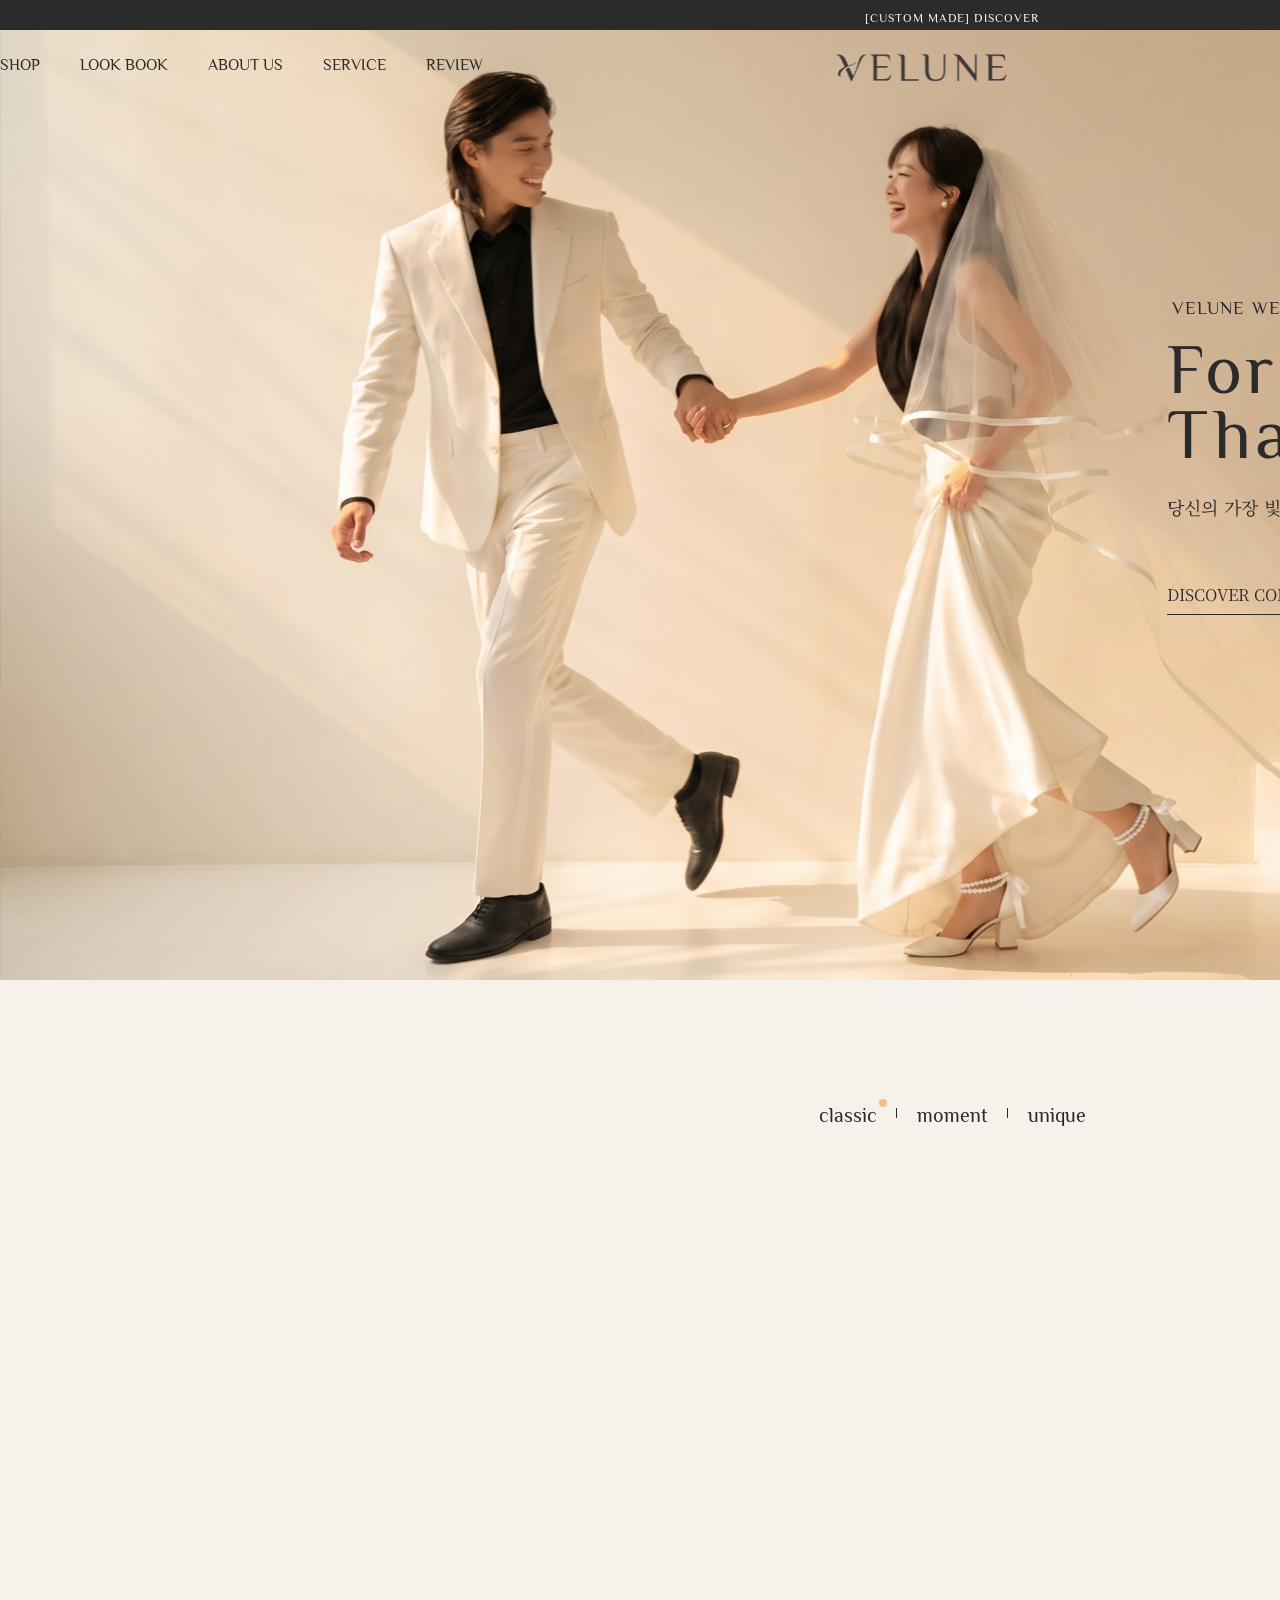
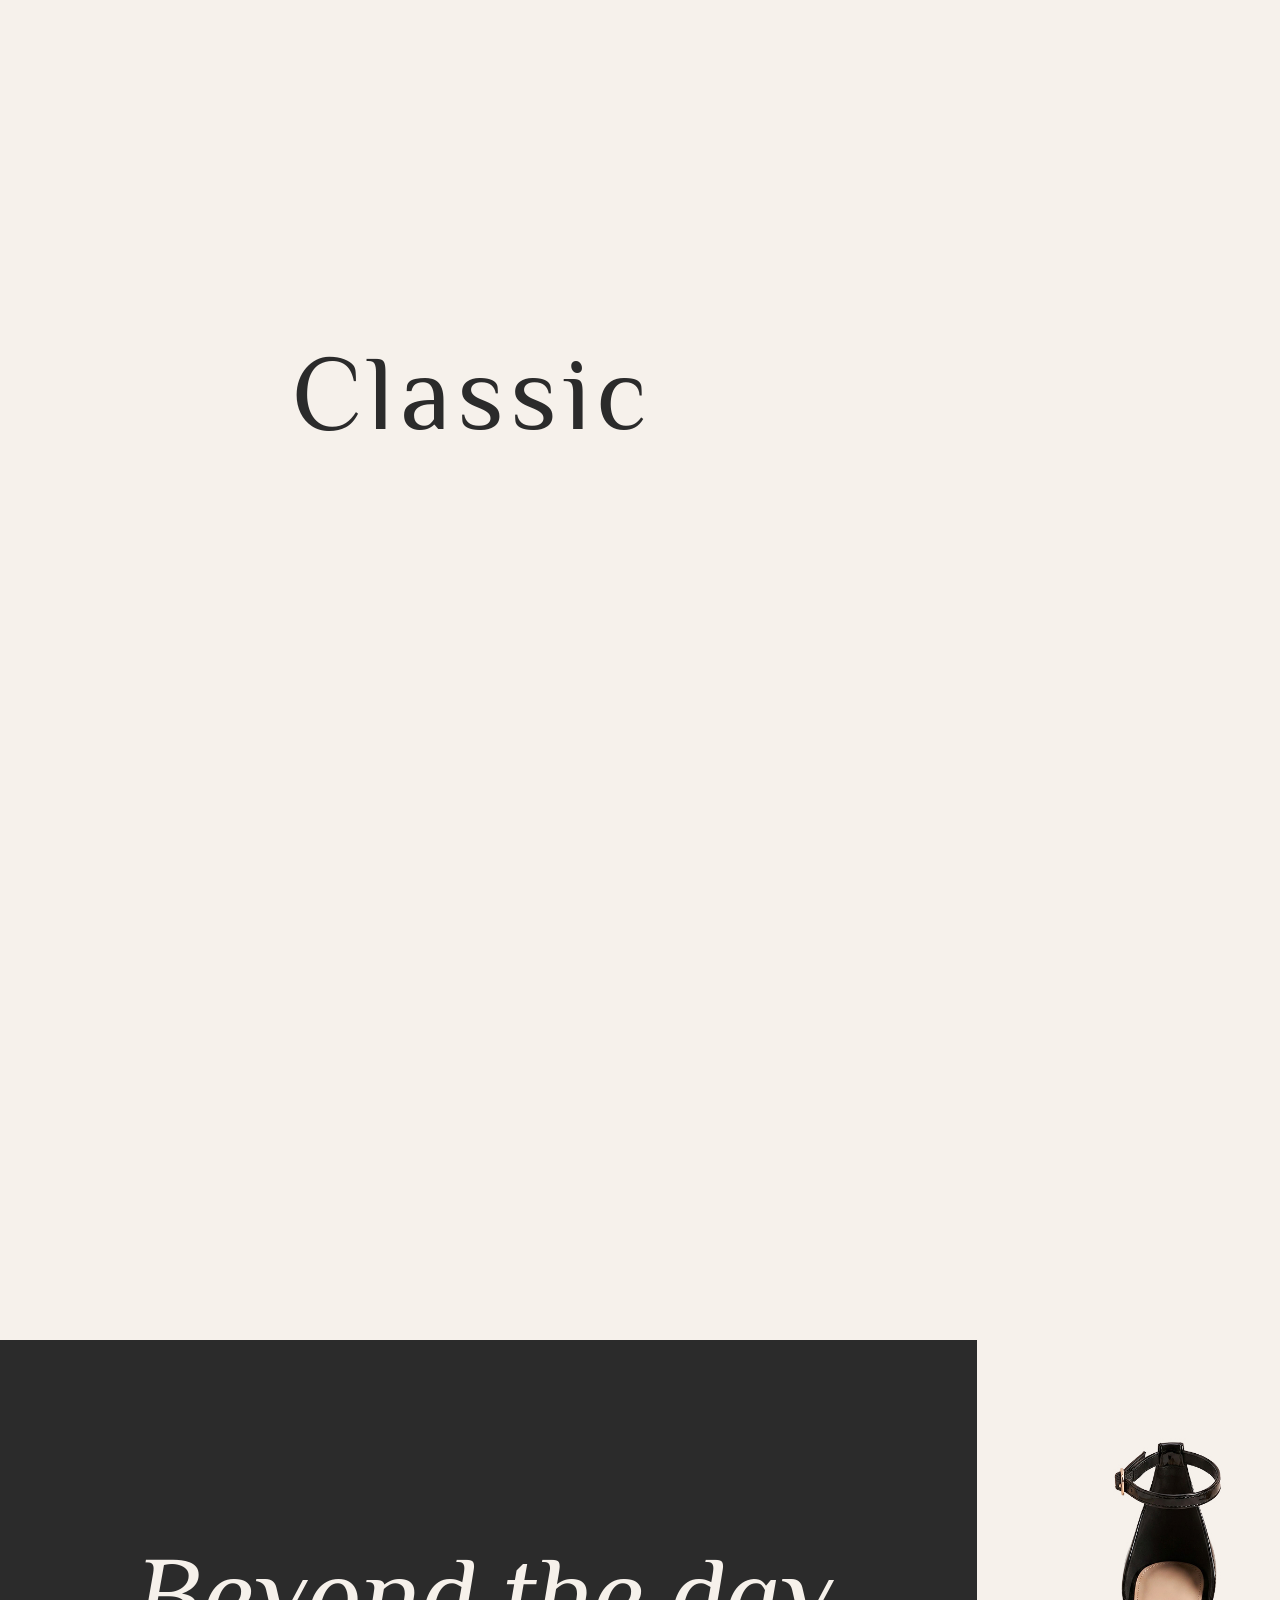
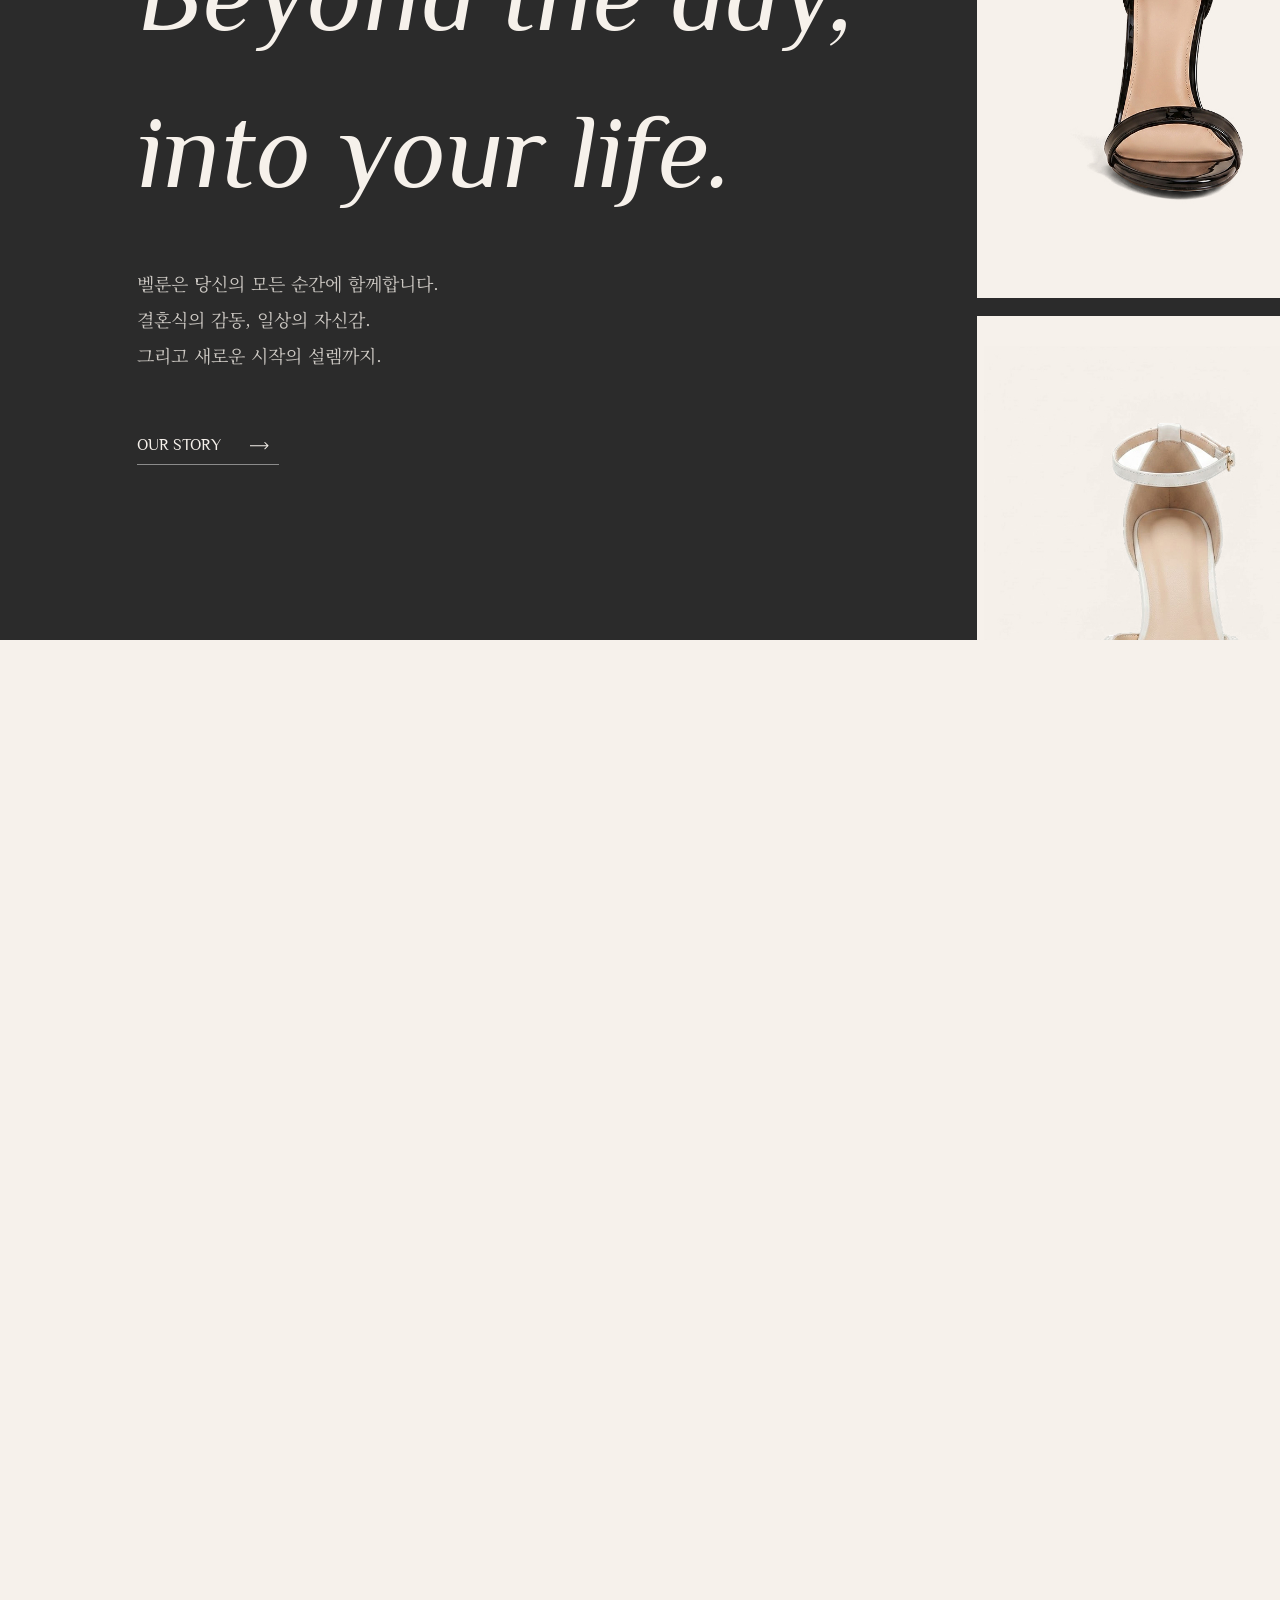
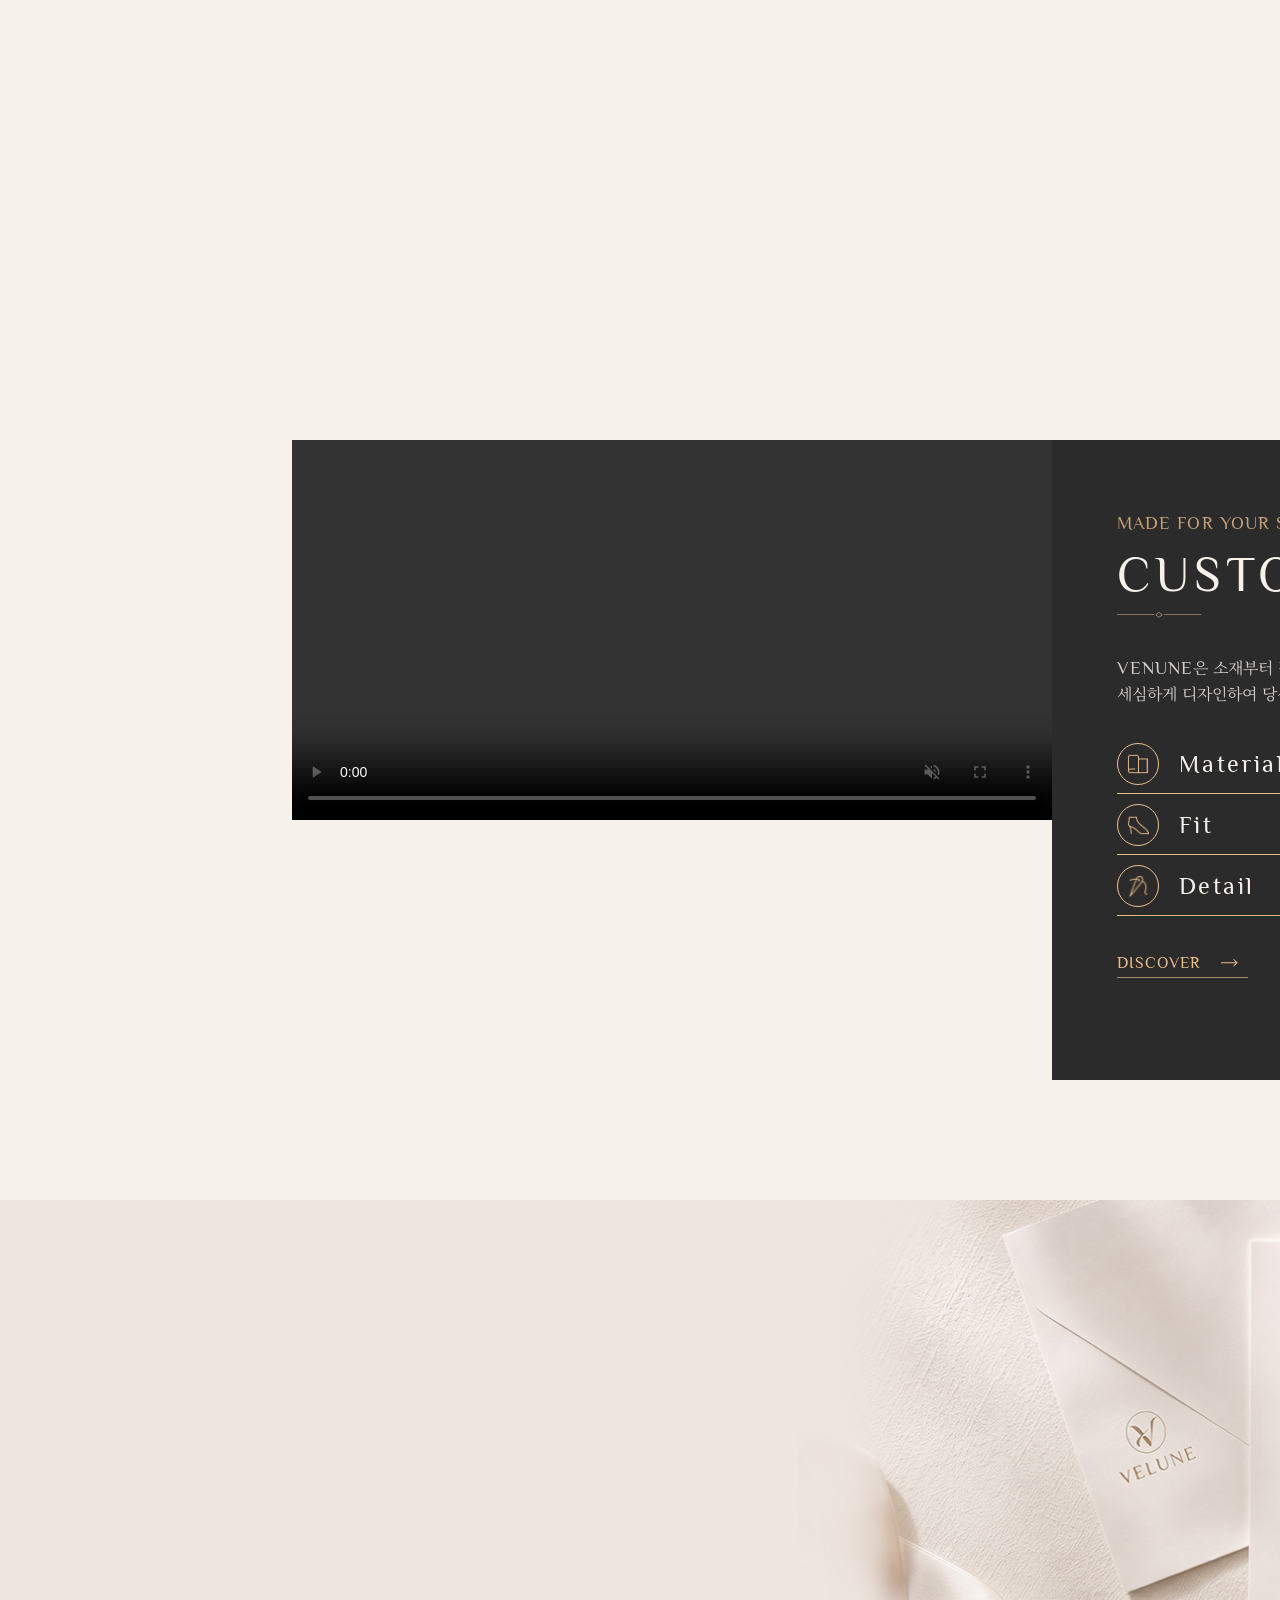
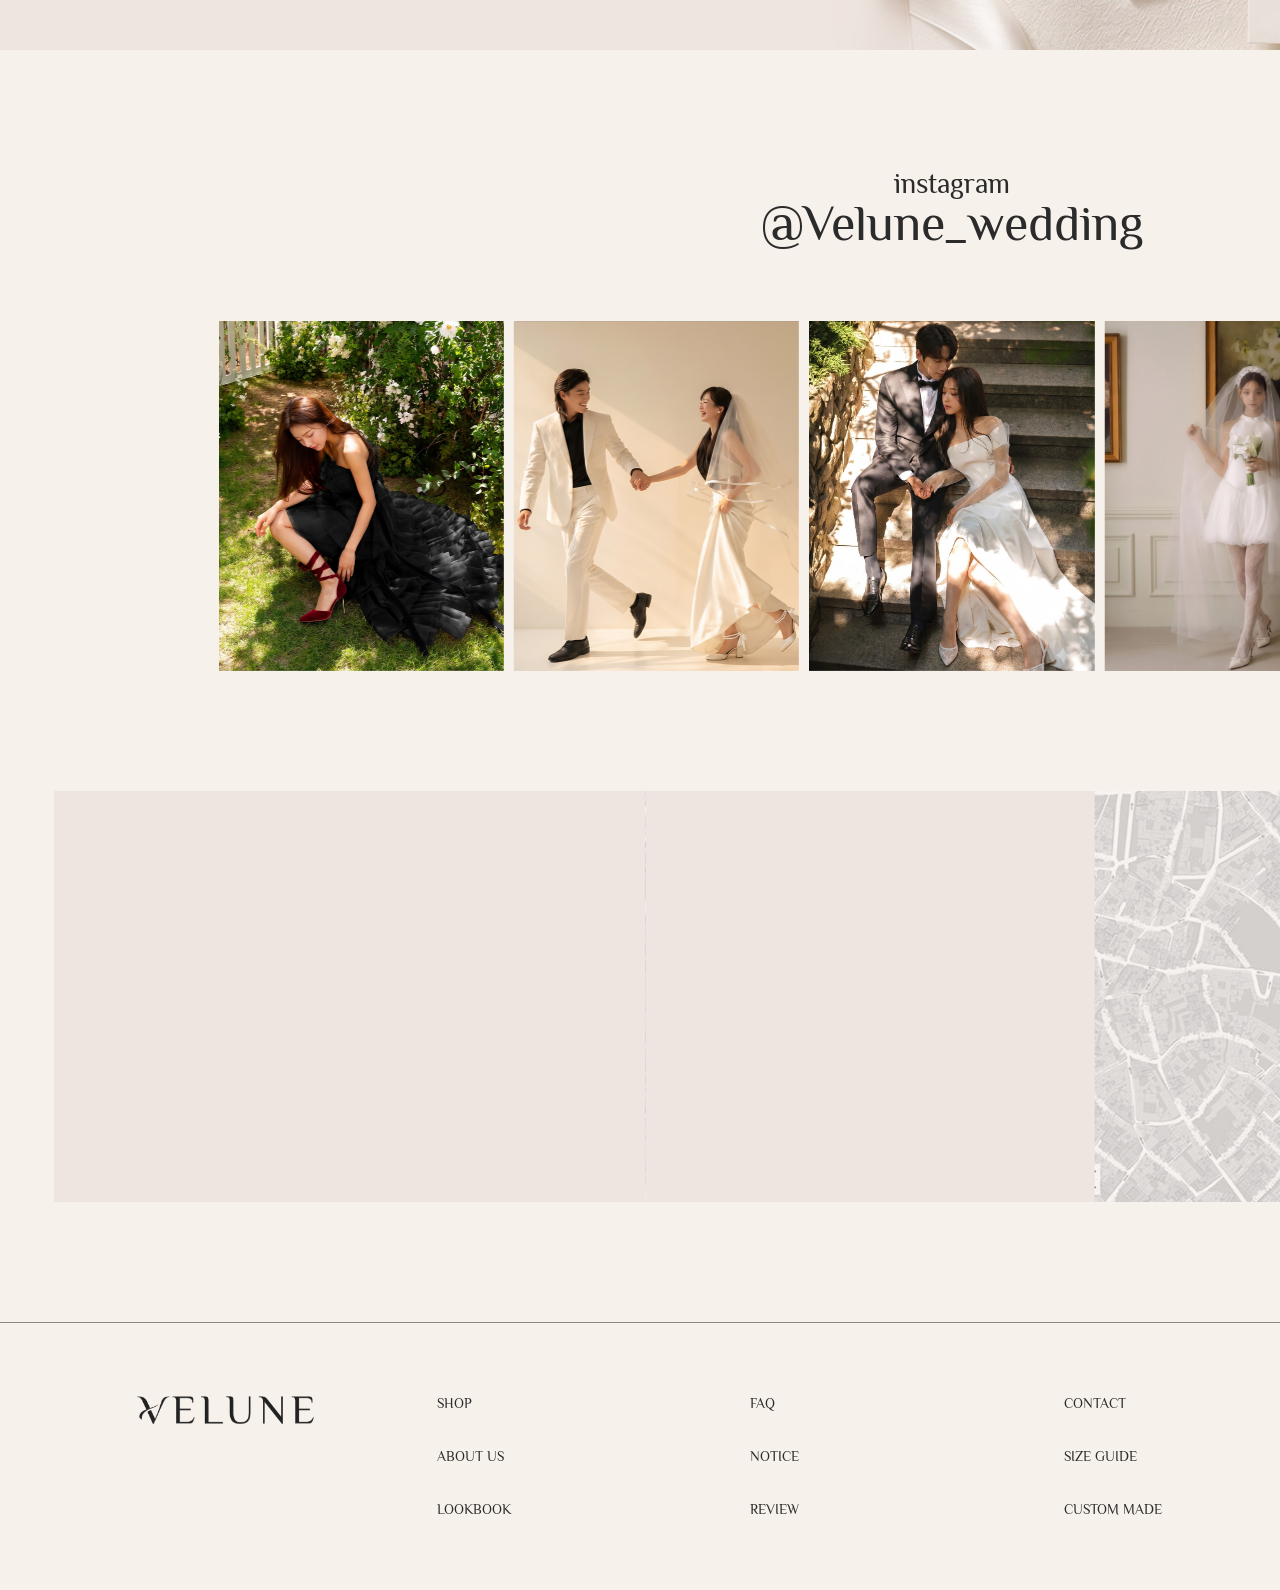
<file: index.html>
<!DOCTYPE html>
<html lang="ko">

<head>
    <meta charset="UTF-8">
    <meta name="viewport" content="width=1904">
    <!-- 브라우저 뷰포트 너비를 1360px로 고정하여 페이지를 그리도록 설정 -->
    <title>VELUNE</title>
    <!-- favicon -->
    <link rel="shortcut icon" href="images/logo_icon/favicon.ico" type="image/x-icon">
    <!-- webfont 연결-->
    <!-- font-family: "Philosopher", sans-serif; -->
    <link rel="preconnect" href="https://fonts.googleapis.com">
    <link rel="preconnect" href="https://fonts.gstatic.com" crossorigin>
    <link
        href="https://fonts.googleapis.com/css2?family=Noto+Serif+KR:wght@200..900&family=Philosopher:ital,wght@0,400;0,700;1,400;1,700&display=swap"
        rel="stylesheet">

    <!-- swiper css -->
    <link rel="stylesheet" href="https://cdn.jsdelivr.net/npm/swiper@9/swiper-bundle.min.css" />
    <!-- aos css -->
    <link rel="stylesheet" href="https://unpkg.com/aos@next/dist/aos.css" />
    <!-- css 연결-->
    <link rel="stylesheet" href="css/style.css">
</head>

<body>
    <div id="wrap">
        <!-- header -->
        <div id="promotion_slide">
            <ul>
                <li>
                    <a href="index.html#invitation_event"><span>[BRIDER EVENT] ~2026.12.31</span></a>
                </li>
                <li>
                    <a href="shop.html">[2026 NEW COLLECTION] 25%~5%</a>
                </li>
                <li>
                    <a href="index.html#custom_made">[CUSTOM MADE] DISCOVER</a>
                </li>
            </ul>
        </div>

        <!-- gnb -->
        <div id="gnb">
            <ul class="gnb_wrap">
                <li><a href="shop.html">SHOP</a></li>
                <li><a href="lookbook.html">LOOK BOOK</a></li>
                <li><a href="about_us.html">ABOUT US</a></li>
                <li><a href="size_guide.html">SERVICE</a></li>
                <li><a href="review.html">REVIEW</a></li>
            </ul>
            <h1 class="logo">
                <a href="index.html"><img src="images/logo_icon/logo.svg" alt="logo"></a>
            </h1>
            <ul class="util">
                <li><a href="#"><img src="images/logo_icon/search.png" alt="search"></a></li>
                <li><a href="#"><img src="images/logo_icon/heart 1.svg" alt="heart"></a></li>
                <li><a href="#"><img src="images/logo_icon/user.svg" alt="human"></a></li>
                <li><a href="#"><img src="images/logo_icon/shopping-basket.svg" alt="bag"></a></li>
            </ul>
        </div>
        <!-- gnb -->



        <!-- visual -->
        <div id="visual" class="swiper visualSwiper">

            <div class="swiper-wrapper">
                <div class="swiper-slide inner_visual inner_visual1">
                    <div class="visual_t">
                        <div class="t_box">
                            <p>VELUNE WEDDING SHOES</p>
                            <h2>A Moment, <br> Made Yours.</h2>
                            <span>당신의 순간이 시작되는 곳.</span>
                            <a class="collection_link" href="shop.html">
                                <span>DISCOVER COLLECTION</span>
                                <img src="images/logo_icon/Arrow_mini.svg" alt="arrow">
                            </a>
                        </div>
                    </div>
                </div>
                <div class="swiper-slide inner_visual inner_visual2">
                    <div class="visual_t">
                        <div class="t_box">
                            <p>VELUNE WEDDING SHOES</p>
                            <h2>For The Moment <br> That Stays.</h2>
                            <span>당신의 가장 빛나는 순간을 위한 웨딩슈즈</span>
                            <a class="collection_link" href="shop.html">
                                <span>DISCOVER COLLECTION</span>
                                <img src="images/logo_icon/Arrow_mini.svg" alt="arrow">
                            </a>
                        </div>
                    </div>
                </div>
                <div class="swiper-slide inner_visual inner_visual3">
                    <div class="visual_t">
                        <div class="t_box">
                            <p>VELUNE WEDDING SHOES</p>
                            <h2>Made For, <br>Your Moment.</h2>
                            <span>당신의 모든 순간을 위해.</span>
                            <a class="collection_link" href="shop.html">
                                <span>DISCOVER COLLECTION</span>
                                <img src="images/logo_icon/Arrow_mini.svg" alt="arrow">
                            </a>
                        </div>
                    </div>
                </div>
            </div>

            <div class="visual_control">

                <span class="first_num">01</span>

                <div class="visual_pagination"></div>

                <span class="last_num">03</span>

                <div class="visual_prev">
                    <img src="images/main/prev.svg" alt="prev">
                </div>

                <div class="visual_next">
                    <img src="images/main/next.svg" alt="next">
                </div>

            </div>
        </div>
        <!-- visual -->
        <!-- header -->




        <!-- container -->

        <!-- collage -->
        <div id="collage">
            <ul class="collage_menu">
                <li class="on"><a href="#">classic</a></li>
                <li><a href="#">moment</a></li>
                <li><a href="#">unique</a></li>
            </ul>

            <div class="collage_wrap">
                <ul class="collage1 on">
                    <li class="collage_img1" data-aos="fade-right" data-aos-duration="1500">
                        <img src="images/main/collage1-1.png" alt="collage_images">
                    </li>
                    <li class="collage_img2" data-aos="fade-left" data-aos-duration="1500" data-aos-delay="200">
                        <img src="images/main/collage1-2.png" alt="collage_images">
                    </li>
                    <li><span>Classic</span></li>
                    <li class="collage_img3" data-aos="fade-up" data-aos-duration="1500" data-aos-delay="300">
                        <img src="images/main/collage1-3.png" alt="collage_images">
                    </li>
                </ul>
                <ul class="collage2">
                    <li class="collage_img1">
                        <img src="images/main/collage2-1.png" alt="collage_images">
                    </li>
                    <li class="collage_img2">
                        <img src="images/main/collage2-2.png" alt="collage_images">
                    </li>
                    <li><span>Moment</span></li>
                    <li class="collage_img3">
                        <img src="images/main/collage2-3.png" alt="collage_images">
                    </li>
                </ul>
                <ul class="collage3">
                    <li class="collage_img1">
                        <img src="images/main/collage3-1.png" alt="collage_images">
                    </li>
                    <li class="collage_img2">
                        <img src="images/main/collage3-2.png" alt="collage_images">
                    </li>
                    <li><span>Unique</span></li>
                    <li class="collage_img3">
                        <img src="images/main/collage3-3.png" alt="collage_images">
                    </li>
                </ul>
            </div>
        </div>
        <!-- collage -->


        <!-- product scroll -->
        <section id="product_scroll">

            <!-- 스크롤하는 동안 화면에 고정되는 영역 -->
            <div class="product_sticky">

                <div class="product_inner">

                    <!-- 왼쪽 고정 텍스트 -->
                    <div class="product_copy">
                        <h2>
                            Beyond the day,<br>
                            into your life.
                        </h2>

                        <p>
                            벨룬은 당신의 모든 순간에 함께합니다.<br>
                            결혼식의 감동, 일상의 자신감.<br>
                            그리고 새로운 시작의 설렘까지.
                        </p>

                        <a href="shop.html">
                            OUR STORY <span><img src="images/logo_icon/Arrow_white.svg" alt=""></span>
                        </a>
                    </div>


                    <!-- 가운데 이미지 열 : 아래 → 위 -->
                    <div class="product_column product_left">

                        <div class="product_track">

                            <div class="product_card">
                                <img src="images/main/product-scroll5.jpg" alt="웨딩슈즈">
                            </div>

                            <div class="product_card">
                                <img src="images/main/product-scroll3.jpg" alt="웨딩슈즈">
                            </div>

                            <div class="product_card">
                                <img src="images/main/product-scroll4.jpg" alt="웨딩슈즈">
                            </div>

                            <div class="product_card">
                                <img src="images/main/product-scroll2.jpg" alt="웨딩슈즈">
                            </div>

                            <div class="product_card">
                                <img src="images/main/product-scroll1.jpg" alt="웨딩슈즈">
                            </div>

                        </div>

                    </div>


                    <!-- 오른쪽 이미지 열 : 위 → 아래 -->
                    <div class="product_column product_right">

                        <div class="product_track">

                            <div class="product_card">
                                <img src="images/main/product-scroll6.jpg" alt="웨딩슈즈">
                            </div>

                            <div class="product_card">
                                <img src="images/main/product-scroll7.jpeg" alt="웨딩슈즈">
                            </div>

                            <div class="product_card">
                                <img src="images/main/product-scroll8.jpeg" alt="웨딩슈즈">
                            </div>

                            <div class="product_card">
                                <img src="images/main/product-scroll9.jpeg" alt="웨딩슈즈">
                            </div>

                            <div class="product_card">
                                <img src="images/main/product-scroll10.jpg" alt="웨딩슈즈">
                            </div>

                        </div>

                    </div>

                </div>

            </div>

        </section>
        <!-- product scroll -->


        <!-- custom made -->
        <div id="custom_made">
            <ul>
                <li class="custom_video">
                    <video src="images/main/Sequence 08.mp4" controls autoplay infinite muted width="760px"></video>
                </li>
                <li class="custom_text">
                    <p class="slogan">MADE FOR YOUR STEP</p>
                    <h3>CUSTOM MADE</h3>
                    <img class="line" src="images/main/custom_line.png" alt="line">
                    <p class="introduce">
                        <span>VENUNE</span>은 소재부터 핏, 디테일까지
                        <br>
                        세심하게 디자인하여 당신의 순간을 완성합니다.
                    </p>
                    <p class="custom_list"><img src="images/main/custom1.svg" alt="">Material</p>
                    <p class="custom_list"><img src="images/main/custom2.svg" alt="">Fit</p>
                    <p class="custom_list"><img src="images/main/custom3.svg" alt="">Detail</p>
                    <a class="discover" href="size_guide.html#section3">DISCOVER <img
                            src="images/logo_icon/Arrow_mini_gold.svg" alt="discover"></a>
                </li>
            </ul>
        </div>
        <!-- custom made -->


        <!-- invitation event -->
        <section id="invitation_event">

            <div class="event_text" data-aos="fade-right" data-aos-easing="linear" data-aos-duration="1500">

                <p class="eyebrow">VELUNE EVENT</p>

                <h2>Invitation Event</h2>

                <p class="sub">
                    당신의 결혼을 위한 작은 선물
                </p>

                <p class="desc">
                    VELUNE 쇼룸 방문 시 청첩장을 보여주세요.
                    <br>
                    예비 신부를 위한 특별한 Bridal Benefit을 만나보실 수 있습니다.
                </p>

                <a href="#" class="book_visit">
                    <span>BOOK A VISIT</span>
                    <img src="images/main/event_arrow@2x.svg" alt="arrow">
                </a>

            </div>

        </section>
        <!-- invitation event -->


        <!-- instagram -->

        <section id="instagram">
            <div class="insta_url">
                <p>instagram</p>
                <h2>@Velune_wedding</h2>
            </div>

            <!-- Swiper -->
            <div class="swiper_insta">
                <div class="swiper instaSwiper">
                    <div class="swiper-wrapper">
                        <div class="swiper-slide"><img src="images/main/instagram1.png" alt=" 인스타"></div>
                        <div class="swiper-slide"><img src="images/main/instagram2.png" alt="인스타"></div>
                        <div class="swiper-slide"><img src="images/main/instagram3.png" alt="인스타"></div>
                        <div class="swiper-slide"><img src="images/main/instagram4.png" alt="인스타"></div>
                        <div class="swiper-slide"><img src="images/main/instagram5.png" alt="인스타"></div>
                        <div class="swiper-slide"><img src="images/main/instagram6.jpeg" alt="인스타"></div>
                        <div class="swiper-slide"><img src="images/main/instagram7.jpeg" alt="인스타"></div>
                        <div class="swiper-slide"><img src="images/main/instagram8.jpeg" alt="인스타"></div>
                        <div class="swiper-slide"><img src="images/main/instagram10.jpeg" alt="인스타"></div>
                        <div class="swiper-slide"><img src="images/main/instagram9.jpeg" alt="인스타"></div>
                    </div>
                </div>
            </div>
        </section>
        <!-- instagram -->

        <!-- visit & book -->
        <div id="visit_book">
            <div class="visit_text" data-aos="fade-right" data-aos-easing="linear" data-aos-duration="1500">
                <h3>VISIT & BOOK</h3>
                <p>벨룬 쇼룸은 100% 예약제로 운영됩니다.</p>
                <a href="#" class="visit_link">
                    <span>예약하기</span>
                    <img src="images/logo_icon/Arrow_mini.svg" alt="arrow">
                </a>
            </div>
            <div class="visit_map">

                <div class="map_info">

                    <div class="map_title">
                        <img src="images/main/mapicon.svg" alt="map">
                        <span>VELUNE SHOWROOM</span>
                    </div>

                    <p>부산광역시 범일2동 자성로 526-3</p>

                    <ul>
                        <li><i>TUE - SUN</i></li>
                        <li><i>10:00 AM - 8:00 PM</i></li>
                    </ul>

                </div>

            </div>

        </div>
        <!-- visit & book -->

        <!-- container -->



        <!-- footer -->
        <div id="footer">
            <div class="inner_footer">
                <h1 class="footer_logo">
                    <img src="images/logo_icon/footer_logo.svg" alt="footer_logo">
                </h1>

                <div class="footer_menu">
                    <ul>
                        <li><a href="shop.html">SHOP</a></li>
                        <li><a href="about_us.html">ABOUT US</a></li>
                        <li><a href="lookbook.html">LOOKBOOK</a></li>
                    </ul>
                    <ul>
                        <li><a href="notice.html#faq">FAQ</a></li>
                        <li><a href="notice.html">NOTICE</a></li>
                        <li><a href="review.html">REVIEW</a></li>
                    </ul>
                    <ul>
                        <li><a href="about_us.html#contacts">CONTACT</a></li>
                        <li><a href="size_guide.html">SIZE GUIDE</a></li>
                        <li><a href="index.html#custom_made">CUSTOM MADE</a></li>
                    </ul>
                    <ul>
                        <li>CS CENTER</li>
                        <li>02-123-4567</li>
                        <li>WEEKDAY 10:00 - 20:00</li>
                    </ul>
                </div>

                <ul class="social">
                    <li><a href="https://www.facebook.com/" target="_blank"><img
                                src="images/logo_icon/footer_facebook.svg" alt="facebook"></a></li>
                    <li><a href="https://www.instagram.com/" target="_blank"><img
                                src="images/logo_icon/footer_instagram.svg" alt="instagram"></a></li>
                </ul>
            </div>
        </div>
        <!-- footer -->

    </div>

    <!-- Swiper JS -->
    <script src="https://cdn.jsdelivr.net/npm/swiper@9/swiper-bundle.min.js"></script>

    <!-- AOS JS -->
    <script src="https://unpkg.com/aos@next/dist/aos.js"></script>

    <!-- jQuery 오픈소스 및 파일 연결 -->
    <script src="js/jquery-4.0.0.min.js"></script>
    <script src="js/script.js"></script>
</body>

</html>
</file>
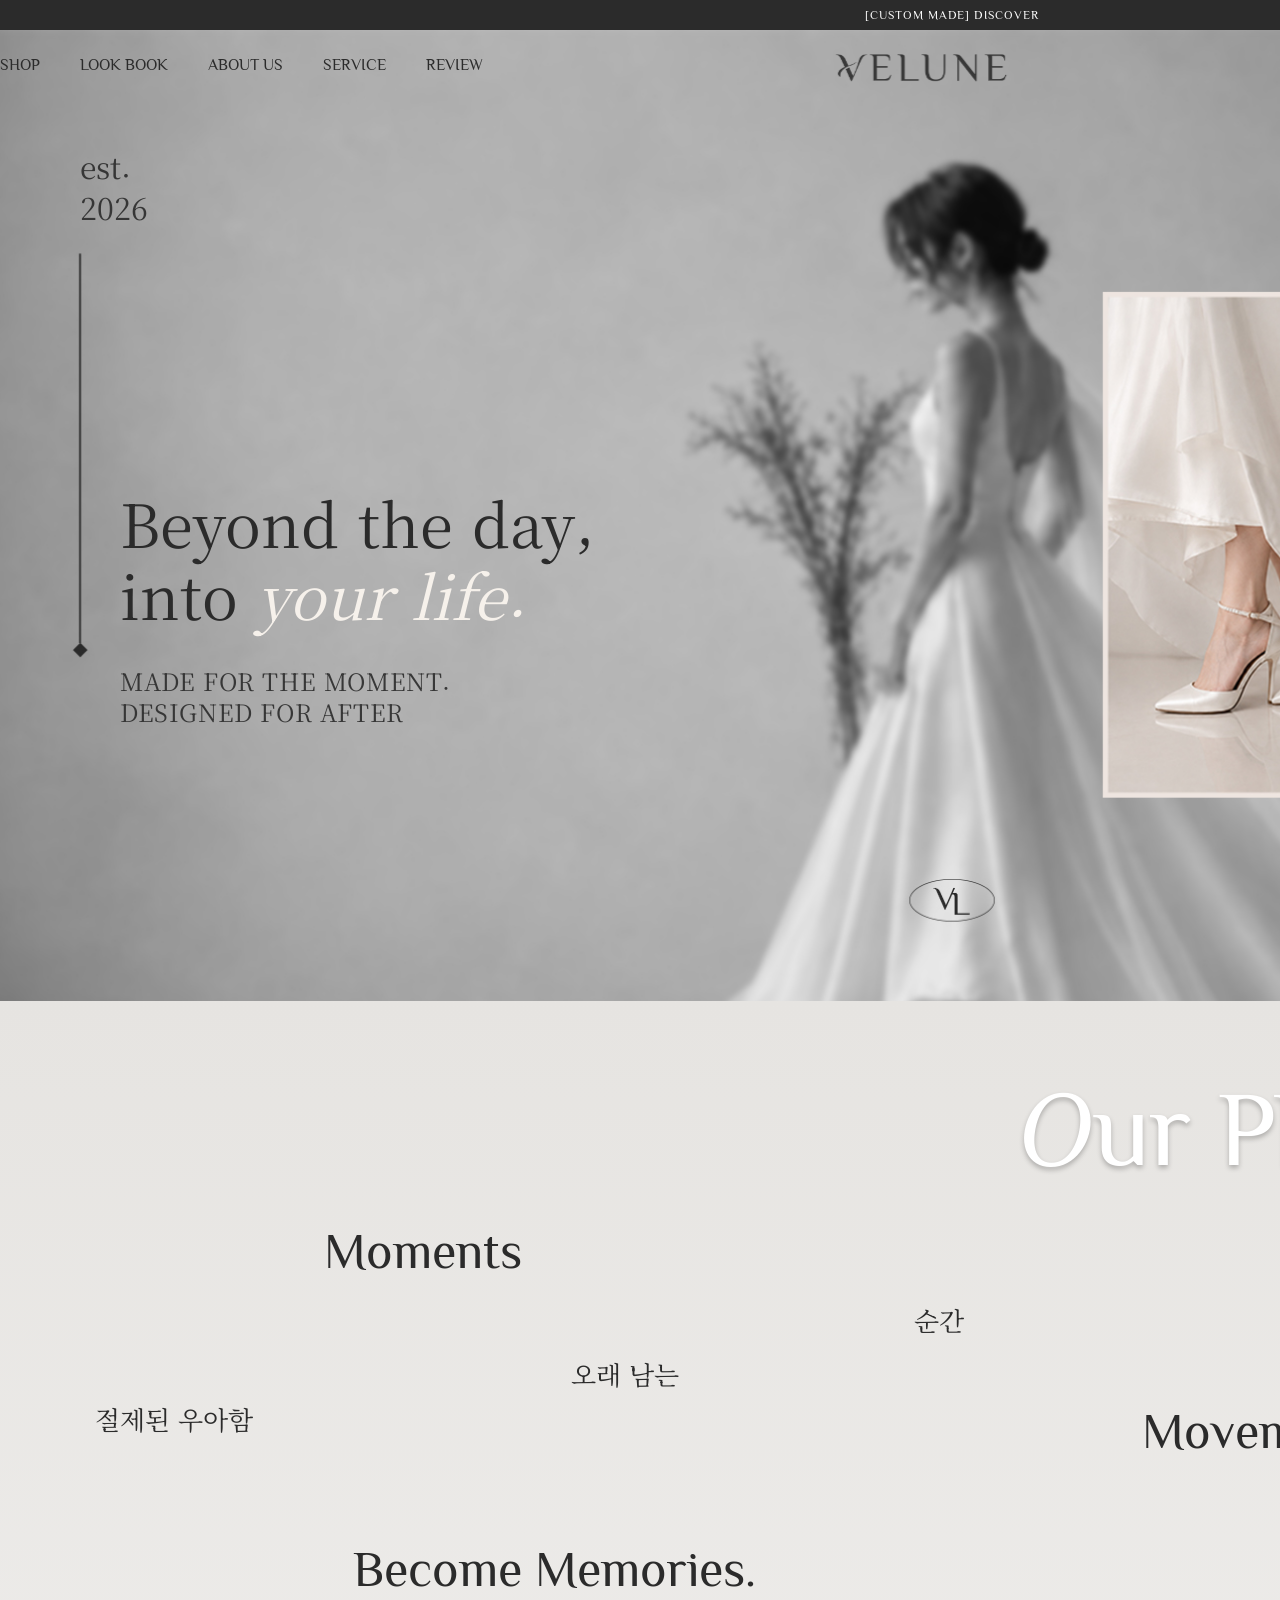
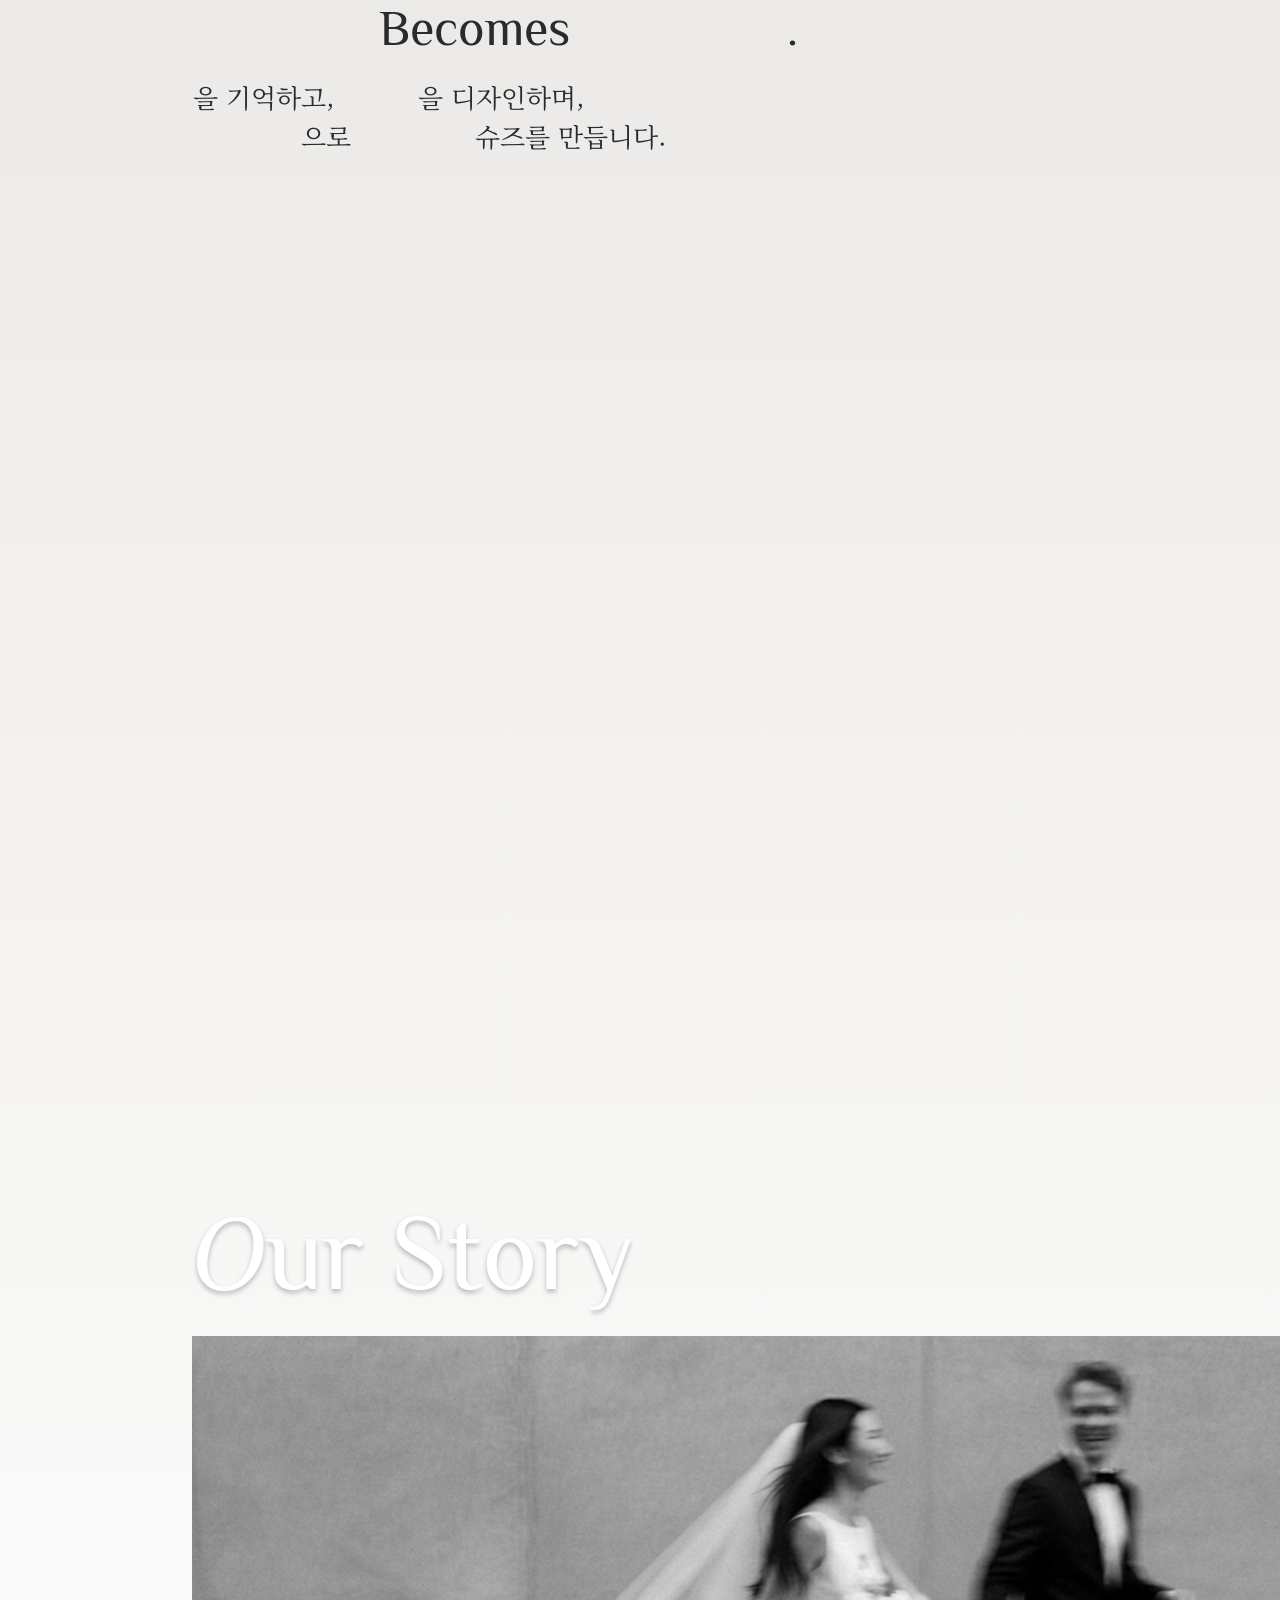
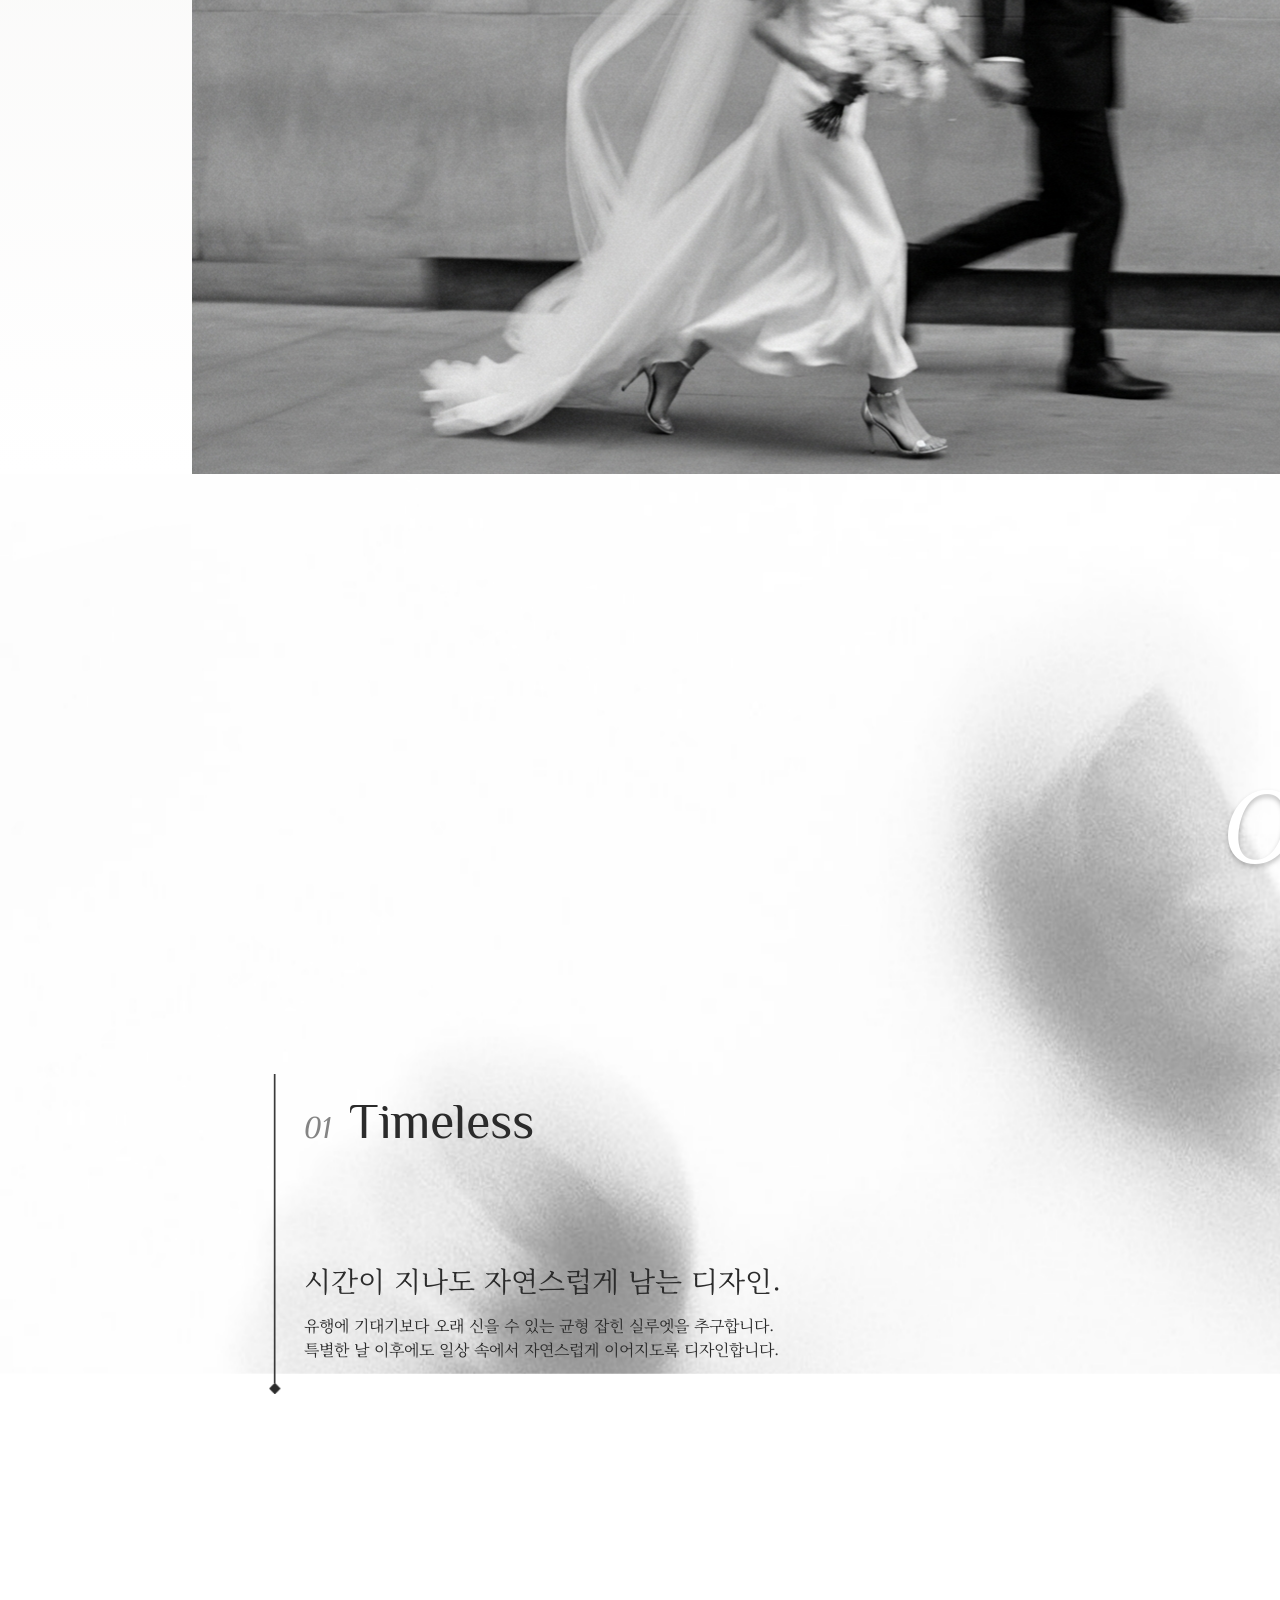
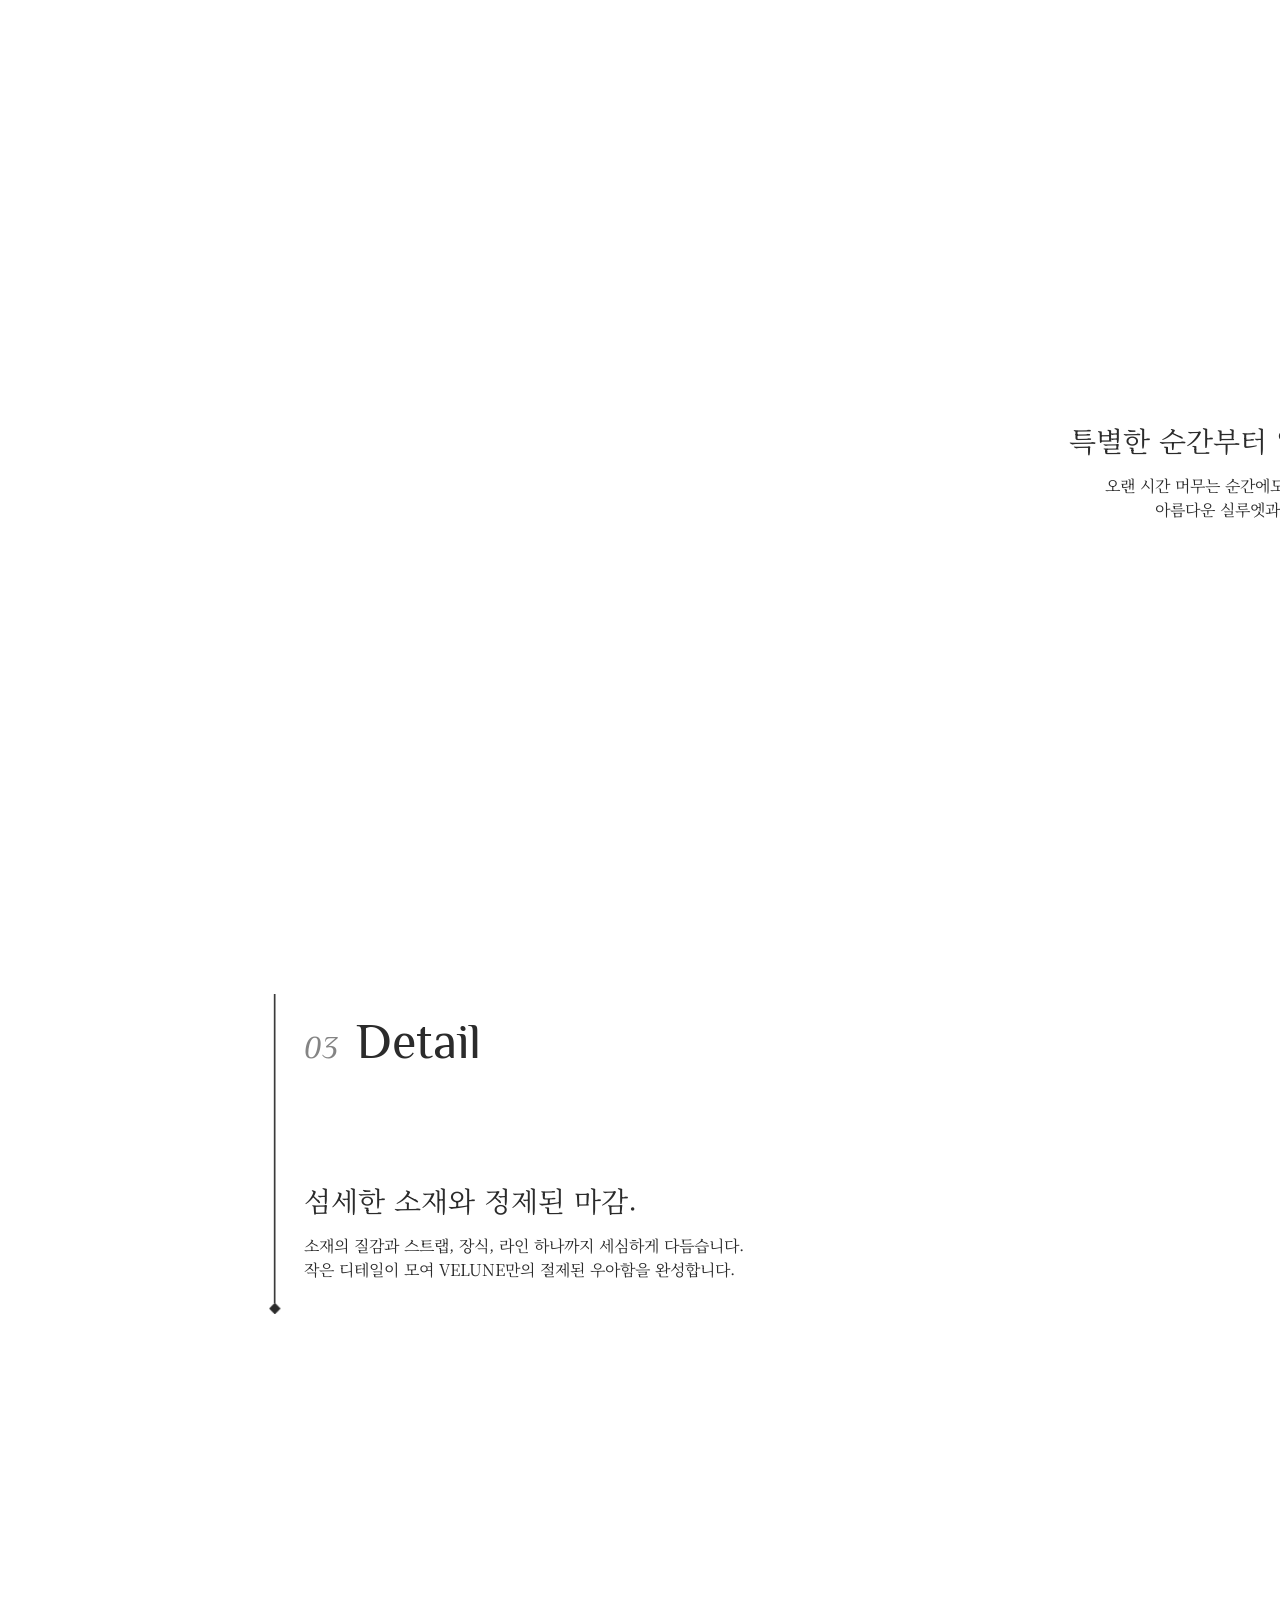
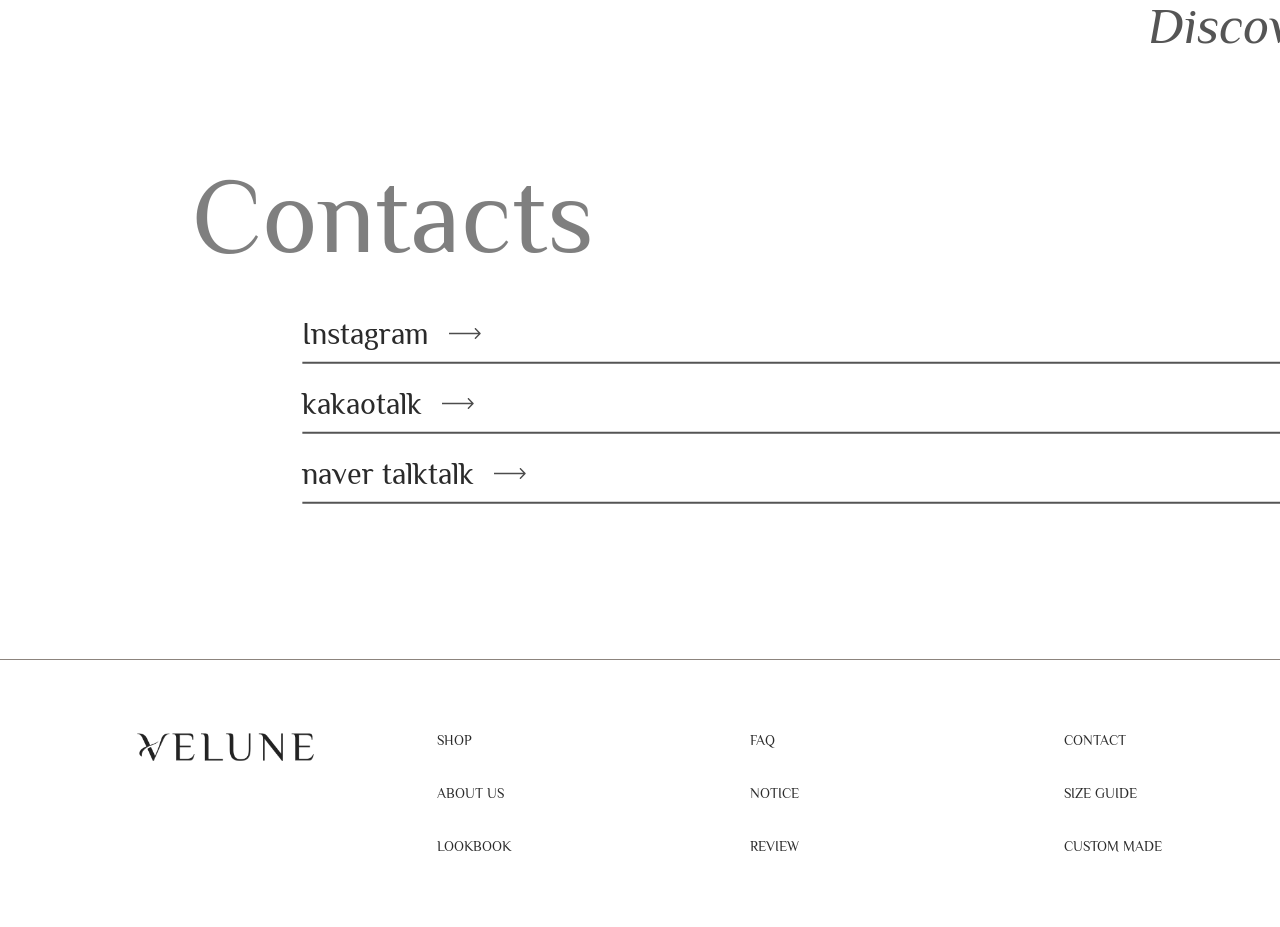
<file: about_us.html>
<!DOCTYPE html>
<html lang="ko">

<head>
    <meta charset="UTF-8">
    <meta name="viewport" content="width=1904">
    <title>VELUNE</title>
    <!-- favicon -->
    <link rel="shortcut icon" href="images/logo_icon/favicon.ico" type="image/x-icon">
    <!-- webfont 연결-->
    <!-- font-family: "Philosopher", sans-serif; -->
    <link rel="preconnect" href="https://fonts.googleapis.com">
    <link rel="preconnect" href="https://fonts.gstatic.com" crossorigin>
    <link
        href="https://fonts.googleapis.com/css2?family=Noto+Serif+KR:wght@200..900&family=Philosopher:ital,wght@0,400;0,700;1,400;1,700&display=swap"
        rel="stylesheet">

    <!-- aos 연결 -->
    <link rel="stylesheet" href="https://unpkg.com/aos@next/dist/aos.css" />

    <!-- css 연결-->
    <link rel="stylesheet" href="css/about_us.css">
</head>

<body>
    <div id="wrap">
        <!-- header -->
        <div id="promotion_slide">
            <ul>
                <li>
                    <a href="index.html#invitation_event"><span>[BRIDER EVENT] ~2026.12.31</span></a>
                </li>
                <li>
                    <a href="shop.html">[2026 NEW COLLECTION] 25%~5%</a>
                </li>
                <li>
                    <a href="index.html#custom_made">[CUSTOM MADE] DISCOVER</a>
                </li>
            </ul>
        </div>

        <!-- gnb -->
        <div id="gnb">
            <ul class="gnb_wrap">
                <li><a href="shop.html">SHOP</a></li>
                <li><a href="lookbook.html">LOOK BOOK</a></li>
                <li><a href="about_us.html">ABOUT US</a></li>
                <li><a href="size_guide.html">SERVICE</a></li>
                <li><a href="review.html">REVIEW</a></li>
            </ul>
            <h1 class="logo">
                <a href="index.html"><img src="images/logo_icon/logo.svg" alt="logo"></a>
            </h1>
            <ul class="util">
                <li><a href="#"><img src="images/logo_icon/search.png" alt="search"></a></li>
                <li><a href="#"><img src="images/logo_icon/heart 1.svg" alt="heart"></a></li>
                <li><a href="#"><img src="images/logo_icon/user.svg" alt="human"></a></li>
                <li><a href="#"><img src="images/logo_icon/shopping-basket.svg" alt="bag"></a></li>
            </ul>
        </div>
        <!-- gnb -->


        <!-- banner -->
        <div class="brand_story_banner">

            <img src="images/sub_aboutus/banner.jpg" alt="VELUNE Brand Story">

            <div class="brand_story_text brand_est">
                <p>est.</p>
                <p>2026</p>
            </div>

            <div class="brand_story_text brand_copy">
                <p>Beyond the day,</p>
                <p>into <em>your life.</em></p>

                <span>
                    MADE FOR THE MOMENT.<br>
                    DESIGNED FOR AFTER
                </span>
            </div>

            <div class="brand_story_text brand_side">
                <p>modern</p>
                <p>brider</p>
                <p>story</p>
            </div>

        </div>


        <div id="gradient_wrap">
            <!-- philosophy -->
            <section id="philosophy">

                <div class="philosophy_scene">

                    <h2 class="philosophy_title">
                        <span>O</span>ur Philosophy
                    </h2>


                    <div class="philosophy_words">

                        <span class="moving_word en_word" id="moments">
                            Moments
                        </span>

                        <span class="moving_word en_word" id="movement">
                            Movement
                        </span>

                        <span class="moving_word en_word italic" id="elegance">
                            Elegance
                        </span>


                        <span class="moving_word ko_word" id="ko1">
                            순간
                        </span>

                        <span class="moving_word ko_word" id="ko2">
                            오래 남는
                        </span>

                        <span class="moving_word ko_word" id="ko3">
                            절제된 우아함
                        </span>

                        <span class="moving_word ko_word" id="ko4">
                            움직임
                        </span>



                        <div class="philosophy_final">


                            <div class="final_en">

                                <span class="word_slot" data-target="moments">
                                    Moments
                                </span>

                                <span>
                                    Become Memories.
                                </span>

                            </div>


                            <div class="final_en">

                                <span class="word_slot" data-target="movement">
                                    Movement
                                </span>

                                <span>
                                    Becomes
                                </span>

                                <span class="word_slot italic" data-target="elegance">
                                    Elegance
                                </span>

                                <span>.</span>

                            </div>


                            <div class="final_ko">

                                <span class="word_slot" data-target="ko1">
                                    순간
                                </span>

                                <span>을 기억하고,&nbsp;</span>


                                <span class="word_slot" data-target="ko4">
                                    움직임
                                </span>

                                <span>을 디자인하며,</span>

                            </div>


                            <div class="final_ko">

                                <span class="word_slot" data-target="ko3">
                                    절제된 우아함
                                </span>

                                <span>으로&nbsp;</span>


                                <span class="word_slot" data-target="ko2">
                                    오래 남는&nbsp;
                                </span>

                                <span>
                                    슈즈를 만듭니다.
                                </span>

                            </div>
                        </div>
                    </div>
                </div>
            </section>


            <!-- OUR STORY -->

            <section id="story">

                <h2 class="story_title">
                    <em>O</em>ur Story
                </h2>

                <div class="story_image">

                    <img src="images/sub_aboutus/our_story.jpg" alt="VELUNE Our Story">

                    <p class="story_copy">
                        From The <em><span>Aisle</span></em><br>
                        <strong>To <em>Ever<span>yday.</span></em></strong>
                    </p>

                </div>

            </section>
        </div>

        <!-- OUR VALUES + CONTACTS -->

        <div id="values_contact_wrap">

            <!-- VALUES / CONTACTS 공통 배경 -->
            <div class="values_bg_wrap">
                <div class="values_bg"></div>
            </div>


            <!-- OUR VALUES -->
            <section id="values">

                <h2 class="values_title">
                    <em>O</em>ur Values
                </h2>


                <div class="values_contents">


                    <!-- 01 TIMELESS -->
                    <div class="value_row value_row1">

                        <div class="value_item value_timeless">

                            <img class="value_line left" src="images/sub_aboutus/line_column.svg" alt="라인">

                            <div class="value_text">

                                <h3>
                                    <em>01</em> Timeless
                                </h3>

                                <p class="value_desc">
                                    시간이 지나도 자연스럽게 남는 디자인.
                                </p>

                                <p class="value_small">
                                    유행에 기대기보다 오래 신을 수 있는 균형 잡힌 실루엣을 추구합니다.
                                    <br>
                                    특별한 날 이후에도 일상 속에서 자연스럽게 이어지도록 디자인합니다.
                                </p>

                            </div>

                        </div>


                        <div class="value_image" data-aos="fade-left" data-aos-duration="2000">
                            <img src="images/sub_aboutus/values1.jpg" alt="VELUNE Timeless">
                        </div>

                    </div>



                    <!-- 02 COMFORT -->
                    <div class="value_row value_row2">

                        <div class="value_image" data-aos="fade-right" data-aos-duration="2000">
                            <img src="images/sub_aboutus/values2.jpg" alt="VELUNE Comfort">
                        </div>


                        <div class="value_item value_comfort">

                            <div class="value_text">

                                <h3>
                                    <em>02</em> Comfort
                                </h3>

                                <p class="value_desc">
                                    특별한 순간부터 일상까지 이어지는 편안함.
                                </p>

                                <p class="value_small">
                                    오랜 시간 머무는 순간에도 부담이 적도록 안정적인 착화감을 고려합니다.
                                    <br>
                                    아름다운 실루엣과 편안한 움직임이 함께할 수 있도록 설계합니다.
                                </p>

                            </div>


                            <img class="value_line right" src="images/sub_aboutus/line_column.svg" alt="line">

                        </div>

                    </div>



                    <!-- 03 DETAIL -->
                    <div class="value_row value_row3">

                        <div class="value_item value_detail">

                            <img class="value_line left"  src="images/sub_aboutus/line_column.svg" alt="line">

                            <div class="value_text">

                                <h3>
                                    <em>03</em> Detail
                                </h3>

                                <p class="value_desc">
                                    섬세한 소재와 정제된 마감.
                                </p>

                                <p class="value_small">
                                    소재의 질감과 스트랩, 장식, 라인 하나까지 세심하게 다듬습니다.
                                    <br>
                                    작은 디테일이 모여 VELUNE만의 절제된 우아함을 완성합니다.
                                </p>

                            </div>

                        </div>


                        <div class="value_image" data-aos="fade-left" data-aos-duration="2000">
                            <img src="images/sub_aboutus/values3.jpg" alt="VELUNE Detail">
                        </div>

                    </div>

                </div>

                <!-- DISCOVER CUSTOM MADE -->
                <a href="size_guide.html#section3" class="value_link">

                    <em>Discover Custom Made</em>

                    <img class="value_link_arrow" src="images/sub_aboutus/Arrow 9.svg" alt="arrow">

                </a>


            </section>



            <!-- CONTACTS -->
            <section id="contacts">

                <h2 class="contacts_title">
                    Contacts
                </h2>

                <div class="contacts_list">

                    <a href="https://www.instagram.com/" target="_blank" class="contact_item">

                        <div class="contact_name">
                            <span>Instagram</span>

                            <img class="contact_arrow" src="images/sub_aboutus/Arrow 9.svg" alt="">
                        </div>

                        <img class="contact_line" src="images/sub_aboutus/contacts_line.svg" alt="">

                    </a>


                    <a href="https://www.kakaocorp.com/" target="_blank" class="contact_item">

                        <div class="contact_name">
                            <span>kakaotalk</span>

                            <img class="contact_arrow" src="images/sub_aboutus/Arrow 9.svg" alt="">
                        </div>

                        <img class="contact_line" src="images/sub_aboutus/contacts_line.svg" alt="">

                    </a>


                    <a href="https://talk.naver.com/"target="_blank" class="contact_item">

                        <div class="contact_name">
                            <span>naver talktalk</span>

                            <img class="contact_arrow" src="images/sub_aboutus/Arrow 9.svg" alt="">
                        </div>

                        <img class="contact_line" src="images/sub_aboutus/contacts_line.svg" alt="">

                    </a>

                </div>

            </section>

        </div>

        <!-- footer -->
        <div id="footer">
            <div class="inner_footer">
                <h1 class="footer_logo">
                    <img src="images/logo_icon/footer_logo.svg" alt="footer_logo">
                </h1>

                <div class="footer_menu">
                    <ul>
                        <li><a href="shop.html">SHOP</a></li>
                        <li><a href="about_us.html">ABOUT US</a></li>
                        <li><a href="lookbook.html">LOOKBOOK</a></li>
                    </ul>
                    <ul>
                        <li><a href="notice.html#faq">FAQ</a></li>
                        <li><a href="notice.html">NOTICE</a></li>
                        <li><a href="review.html">REVIEW</a></li>
                    </ul>
                    <ul>
                        <li><a href="about_us.html#contacts">CONTACT</a></li>
                        <li><a href="size_guide.html">SIZE GUIDE</a></li>
                        <li><a href="index.html#custom_made">CUSTOM MADE</a></li>
                    </ul>
                    <ul>
                        <li>CS CENTER</li>
                        <li>02-123-4567</li>
                        <li>WEEKDAY 10:00 - 20:00</li>
                    </ul>
                </div>

                <ul class="social">
                    <li><a href="https://www.facebook.com/" target="_blank"><img src="images/logo_icon/footer_facebook.svg" alt="facebook"></a></li>
                    <li><a href="https://www.instagram.com/" target="_blank"><img src="images/logo_icon/footer_instagram.svg" alt="instagram"></a></li>
                </ul>
            </div>
        </div>
        <!-- footer -->

    </div>


    <!-- aos 연결 -->
    <script src="https://unpkg.com/aos@next/dist/aos.js"></script>
    <script>
        AOS.init();
    </script>

    <!-- jQuery 오픈소스 및 파일 연결 -->
    <script src="js/jquery-4.0.0.min.js"></script>
    <script src="js/script_aboutus.js"></script>
</body>

</html>
</file>
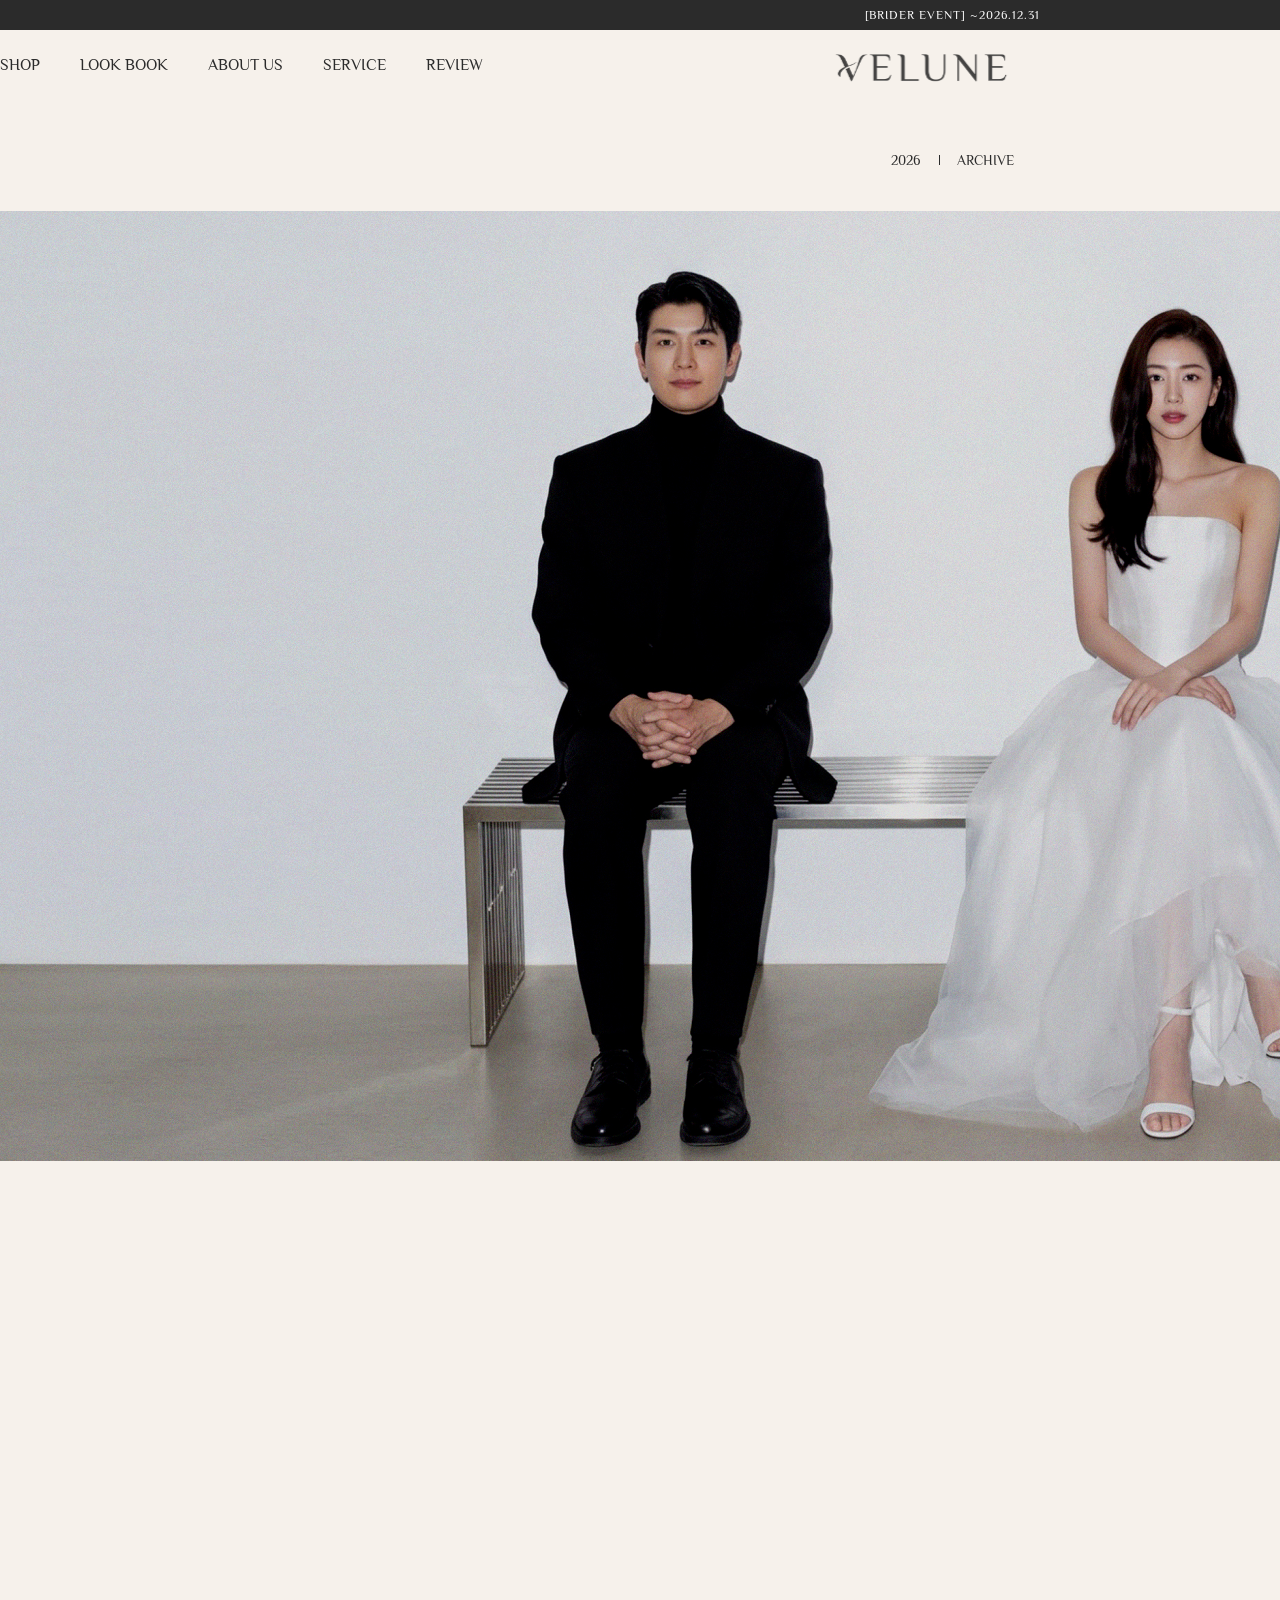
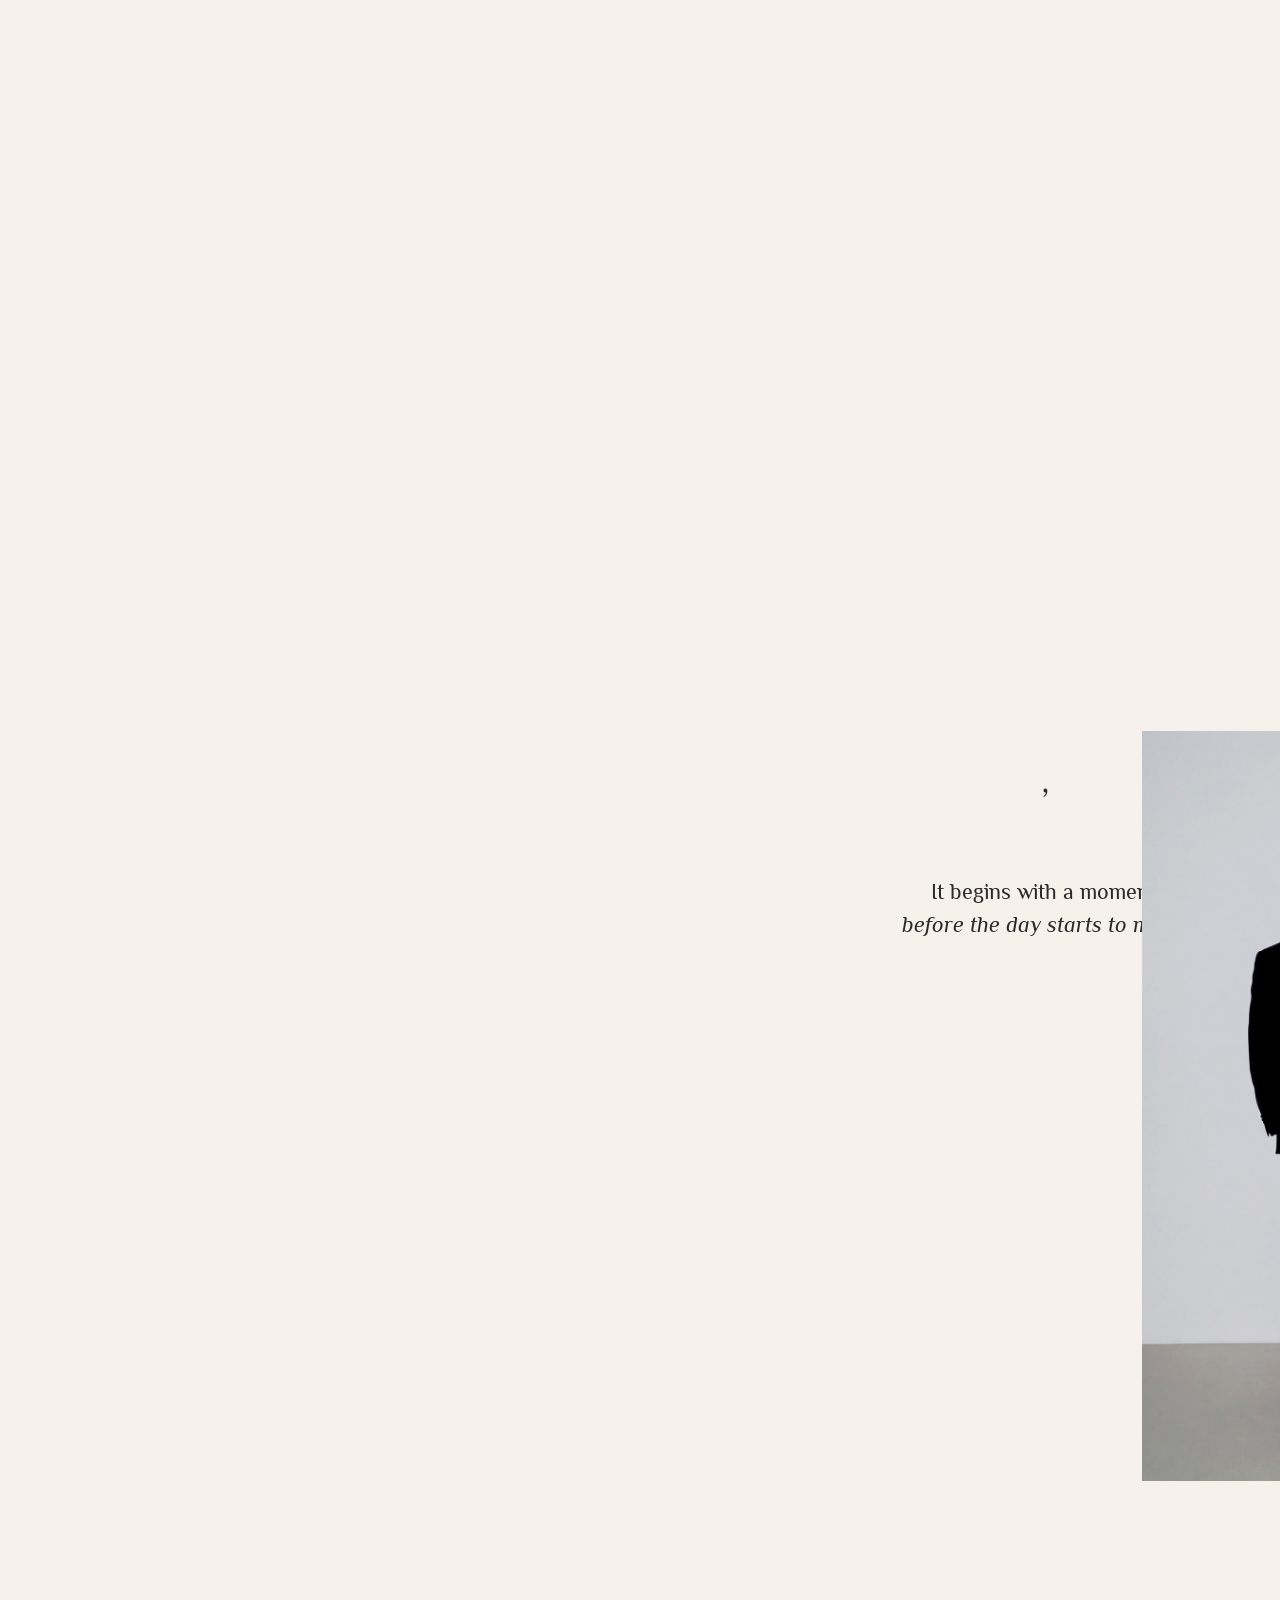
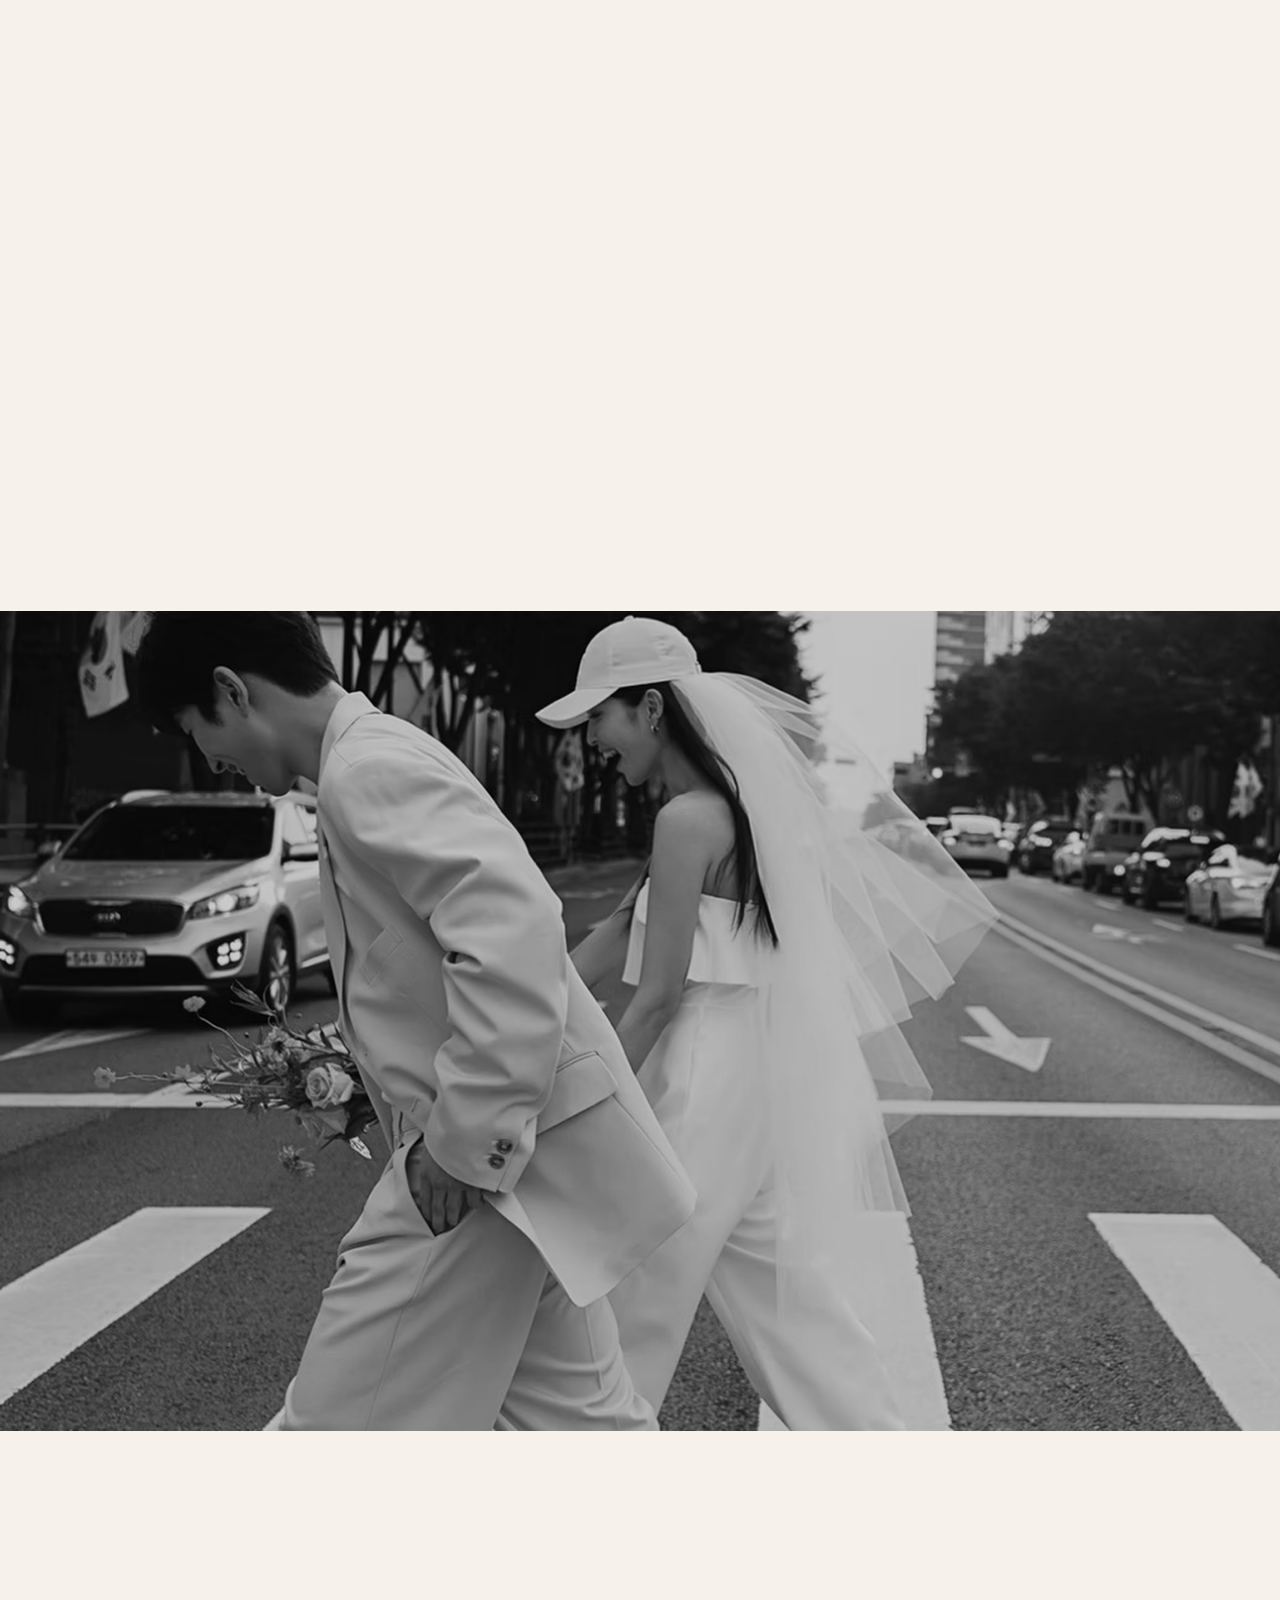
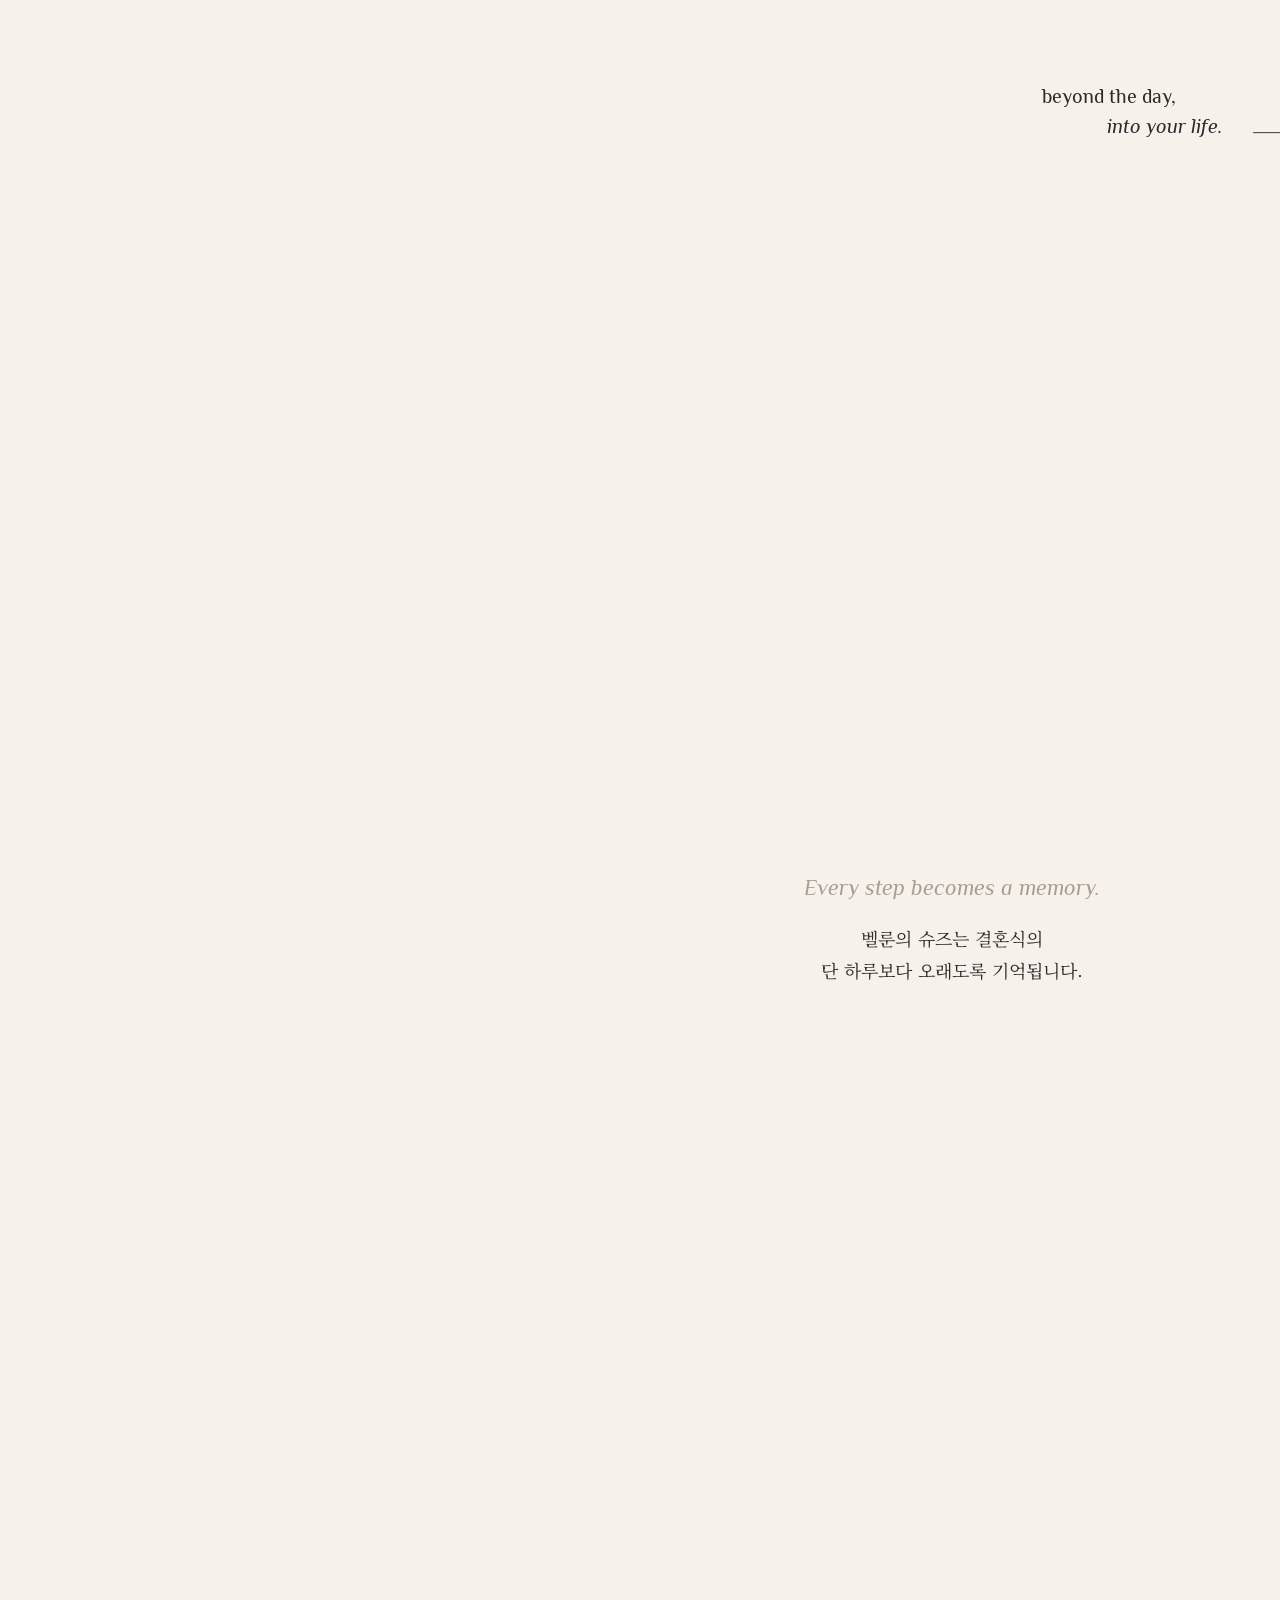
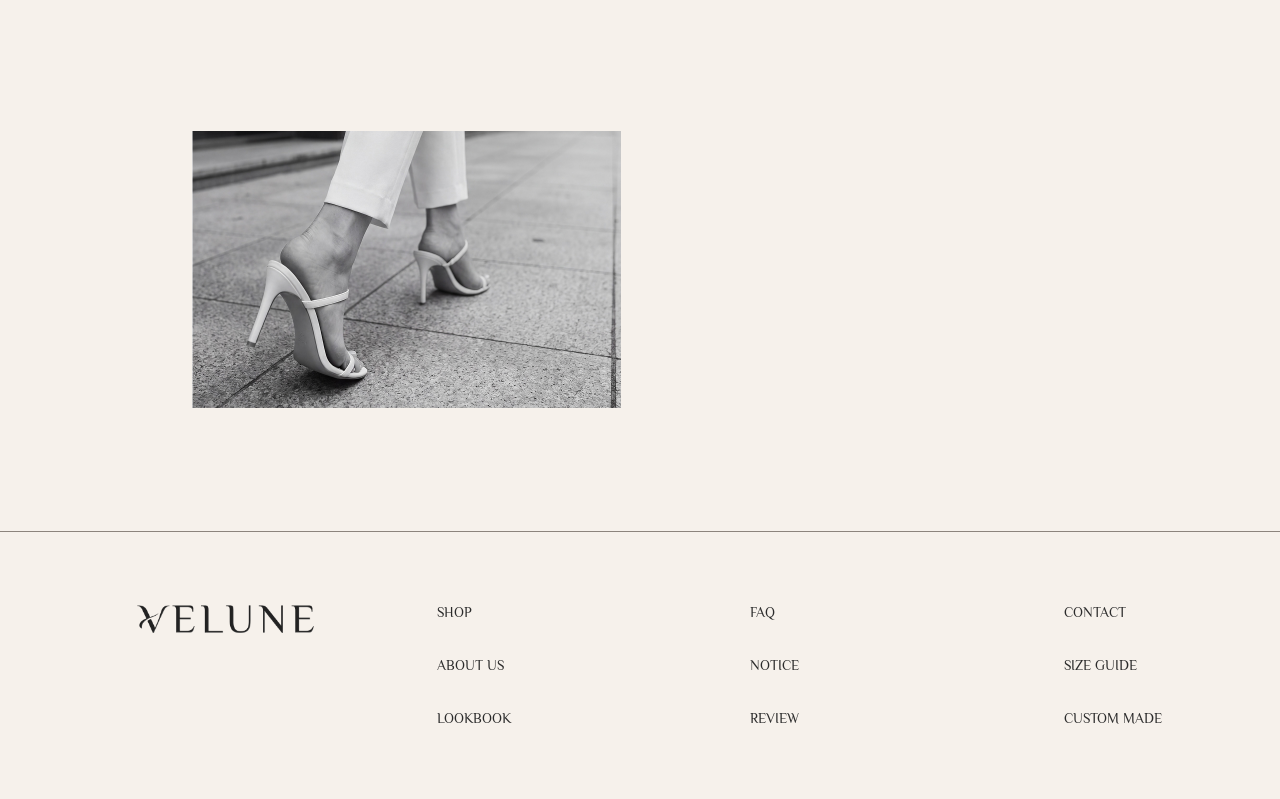
<file: lookbook.html>
<!DOCTYPE html>
<html lang="ko">

<head>
    <meta charset="UTF-8">
    <meta name="viewport" content="width=1904">
    <!-- 브라우저 뷰포트 너비를 1360px로 고정하여 페이지를 그리도록 설정 -->
    <title>VELUNE</title>
    <!-- favicon -->
    <link rel="shortcut icon" href="images/logo_icon/favicon.ico" type="image/x-icon">
    <!-- webfont 연결-->
    <!-- font-family: "Philosopher", sans-serif; -->
    <link rel="preconnect" href="https://fonts.googleapis.com">
    <link rel="preconnect" href="https://fonts.gstatic.com" crossorigin>
    <link
        href="https://fonts.googleapis.com/css2?family=Noto+Serif+KR:wght@200..900&family=Philosopher:ital,wght@0,400;0,700;1,400;1,700&display=swap"
        rel="stylesheet">

    <!-- aos css -->
    <link rel="stylesheet" href="https://unpkg.com/aos@next/dist/aos.css" />

    <!-- css 연결-->
    <link rel="stylesheet" href="css/lookbook.css">
</head>

<body>
    <div id="wrap">
        <!-- header -->
        <div id="promotion_slide">
            <ul>
                <li>
                    <a href="index.html#invitation_event"><span>[BRIDER EVENT] ~2026.12.31</span></a>
                </li>
                <li>
                    <a href="shop.html">[2026 NEW COLLECTION] 25%~5%</a>
                </li>
                <li>
                    <a href="index.html#custom_made">[CUSTOM MADE] DISCOVER</a>
                </li>
            </ul>
        </div>

        <!-- gnb -->
        <div id="gnb">
            <ul class="gnb_wrap">
                <li><a href="shop.html">SHOP</a></li>
                <li><a href="lookbook.html">LOOK BOOK</a></li>
                <li><a href="about_us.html">ABOUT US</a></li>
                <li><a href="size_guide.html">SERVICE</a></li>
                <li><a href="review.html">REVIEW</a></li>
            </ul>
            <h1 class="logo">
                <a href="index.html"><img src="images/logo_icon/logo.svg" alt="logo"></a>
            </h1>
            <ul class="util">
                <li><a href="#"><img src="images/logo_icon/search.png" alt="search"></a></li>
                <li><a href="#"><img src="images/logo_icon/heart 1.svg" alt="heart"></a></li>
                <li><a href="#"><img src="images/logo_icon/user.svg" alt="human"></a></li>
                <li><a href="#"><img src="images/logo_icon/shopping-basket.svg" alt="bag"></a></li>
            </ul>
        </div>
        <!-- gnb -->


        <!-- tab menu -->
        <div id="tab">
            <ul class="tab_menu">
                <li class="menu"><a href="#">2026</a></li>
                <li class="menu"><a href="#">ARCHIVE</a></li>
            </ul>
        </div>


        <!-- LOOKBOOK -->
        <section id="lookbook">

            <!-- 상단 메인 이미지 -->
            <div class="lookbook_visual" data-aos="fade-up" data-aos-duration="1500" data-aos-delay="200">
                <img src="images/sub_lookbook/1-1.jpg" alt="VELUNE Lookbook">
            </div>


            <!-- 하단 콜라주 -->
            <div class="lookbook_collage">

                <!-- 왼쪽 작은 이미지 -->
                <div class="look_img look_img1" data-aos="fade-right" data-aos-duration="1500" data-aos-delay="400">
                    <img src="images/sub_lookbook/1-2.jpg" alt="VELUNE Lookbook">
                </div>


                <!-- 중앙 상단 -->
                <div class="look_img look_img2" data-aos="fade-down" data-aos-duration="1000">
                    <img src="images/sub_lookbook/1-3.jpg" alt="VELUNE Lookbook">
                </div>


                <!-- 오른쪽 상단 -->
                <div class="look_img look_img3" data-aos="fade-down" data-aos-duration="2000">
                    <img src="images/sub_lookbook/1-4.jpg" alt="VELUNE Lookbook">
                </div>


                <!-- 중앙 문구 -->
                <div class="lookbook_copy">

                    <div class="copy_side" data-aos="fade-down" data-aos-duration="1500" data-aos-delay="200">

                        <p>
                            beyond the day, <br>
                            &ensp;&ensp;&ensp;&ensp;&ensp;&ensp;into your life.
                        </p>

                        <img src="images/sub_lookbook/line1.svg" alt="">

                    </div>

                    <div class="copy_main">
                        <strong>,</strong>

                        <p class="copy_ko" data-aos="fade" data-aos-duration="1500" data-aos-delay="300">
                            모든 것은 하나의 순간에서 시작됩니다.
                        </p>

                        <p class=" copy_en">
                            It begins with a moment,<br>
                            <em>before the day starts to move.</em>
                        </p>

                    </div>

                </div>


                <!-- 오른쪽 중간 세로 이미지 -->
                <div class="look_img look_img4" >
                    <img src="images/sub_lookbook/1-7.jpg" alt="VELUNE Lookbook">
                </div>


                <!-- 왼쪽 하단 -->
                <div class="look_img look_img5" data-aos="fade-up" data-aos-duration="1000">
                    <img src="images/sub_lookbook/1-5.jpg" alt="VELUNE Lookbook">
                </div>


                <!-- 중앙 하단 큰 이미지 -->
                <div class="look_img look_img6"
                data-aos="fade-up" data-aos-duration="1500">
                    <img src="images/sub_lookbook/1-6.jpg" alt="VELUNE Lookbook">
                </div>


                <!-- 오른쪽 하단 작은 이미지 -->
                <div class="look_img look_img7"
                data-aos="fade-up" data-aos-duration="1000">
                    <img src="images/sub_lookbook/1-8.jpg" alt="VELUNE Lookbook">
                </div>

            </div>

        </section>


        <!-- LOOKBOOK 02 -->
        <section id="lookbook2">

            <!-- 상단 메인 이미지 -->
            <div class="lookbook2_visual">

                <img src="images/sub_lookbook/2-1.jpg" alt="VELUNE Lookbook">

                <p class="lookbook2_visual_copy" data-aos="fade-right" data-aos-duration="1500" data-aos-delay="200">
                    From ceremony to city.
                </p>

            </div>


            <!-- 하단 콜라주 -->
            <div class="lookbook2_collage">


                <!-- 왼쪽 상단 슈즈 -->
                <div class="look2_img look2_img1" data-aos="fade-up" data-aos-duration="1000">
                    <img src="images/sub_lookbook/2-2.jpg" alt="VELUNE Lookbook">
                </div>


                <!-- 중앙 상단 커플 -->
                <div class="look2_img look2_img2" data-aos="fade-up" data-aos-duration="1500">
                    <img src="images/sub_lookbook/2-3.jpg" alt="VELUNE Lookbook">
                </div>


                <!-- 오른쪽 상단 골목 -->
                <div class="look2_img look2_img3" data-aos="fade-up" data-aos-duration="2000">
                    <img src="images/sub_lookbook/Rectangle 162.jpg" alt="VELUNE Lookbook">
                </div>


                <!-- 상단 문구 -->
                <div class="lookbook2_top_copy">

                    <p>
                        beyond the day,<br>&ensp;&ensp;&ensp;&ensp;&ensp;&ensp;
                        <em>into your life.</em>
                    </p>

                    <img src="images/sub_lookbook/line2.svg" alt="line">

                </div>


                <!-- 중앙 문구 -->
                <div class="lookbook2_center_copy">

                    <p class="lookbook2_en">
                        Every step becomes a memory.
                    </p>

                    <p class="lookbook2_ko">
                        벨룬의 슈즈는 결혼식의<br>
                        단 하루보다 오래도록 기억됩니다.
                    </p>

                </div>


                <!-- 왼쪽 하단 와이드 -->
                <div class="look2_img look2_img4" data-aos="fade-right" data-aos-duration="1500">
                    <img src="images/sub_lookbook/2-4.jpg" alt="VELUNE Lookbook">
                </div>


                <!-- 오른쪽 하단 -->
                <div class="look2_img look2_img5" data-aos="fade-left" data-aos-duration="1500" data-aos-delay="200">
                    <img src="images/sub_lookbook/2-5.jpg" alt="VELUNE Lookbook">
                </div>


                <!-- 맨 아래 왼쪽 슈즈 -->
                <div class="look2_img look2_img6">
                    <img src="images/sub_lookbook/2-6.jpg" alt="VELUNE Lookbook">
                </div>

            </div>

        </section>

        <!-- footer -->
        <div id="footer">
            <div class="inner_footer">
                <h1 class="footer_logo">
                    <img src="images/logo_icon/footer_logo.svg" alt="footer_logo">
                </h1>

                <div class="footer_menu">
                    <ul>
                        <li><a href="shop.html">SHOP</a></li>
                        <li><a href="about_us.html">ABOUT US</a></li>
                        <li><a href="lookbook.html">LOOKBOOK</a></li>
                    </ul>
                    <ul>
                        <li><a href="notice.html#faq">FAQ</a></li>
                        <li><a href="notice.html">NOTICE</a></li>
                        <li><a href="review.html">REVIEW</a></li>
                    </ul>
                    <ul>
                        <li><a href="about_us.html#contacts">CONTACT</a></li>
                        <li><a href="size_guide.html">SIZE GUIDE</a></li>
                        <li><a href="index.html#custom_made">CUSTOM MADE</a></li>
                    </ul>
                    <ul>
                        <li>CS CENTER</li>
                        <li>02-123-4567</li>
                        <li>WEEKDAY 10:00 - 20:00</li>
                    </ul>
                </div>

                <ul class="social">
                    <li><a href="https://www.facebook.com/" target="_blank"><img
                                src="images/logo_icon/footer_facebook.svg" alt="facebook"></a></li>
                    <li><a href="https://www.instagram.com/" target="_blank"><img
                                src="images/logo_icon/footer_instagram.svg" alt="instagram"></a></li>
                </ul>
            </div>
        </div>
        <!-- footer -->

    </div>

    <!-- AOS JS -->
    <script src="https://unpkg.com/aos@next/dist/aos.js"></script>

    <!-- jQuery 오픈소스 및 파일 연결 -->
    <script src="js/jquery-4.0.0.min.js"></script>
    <script src="js/script_common.js"></script>
</body>

</html>
</file>
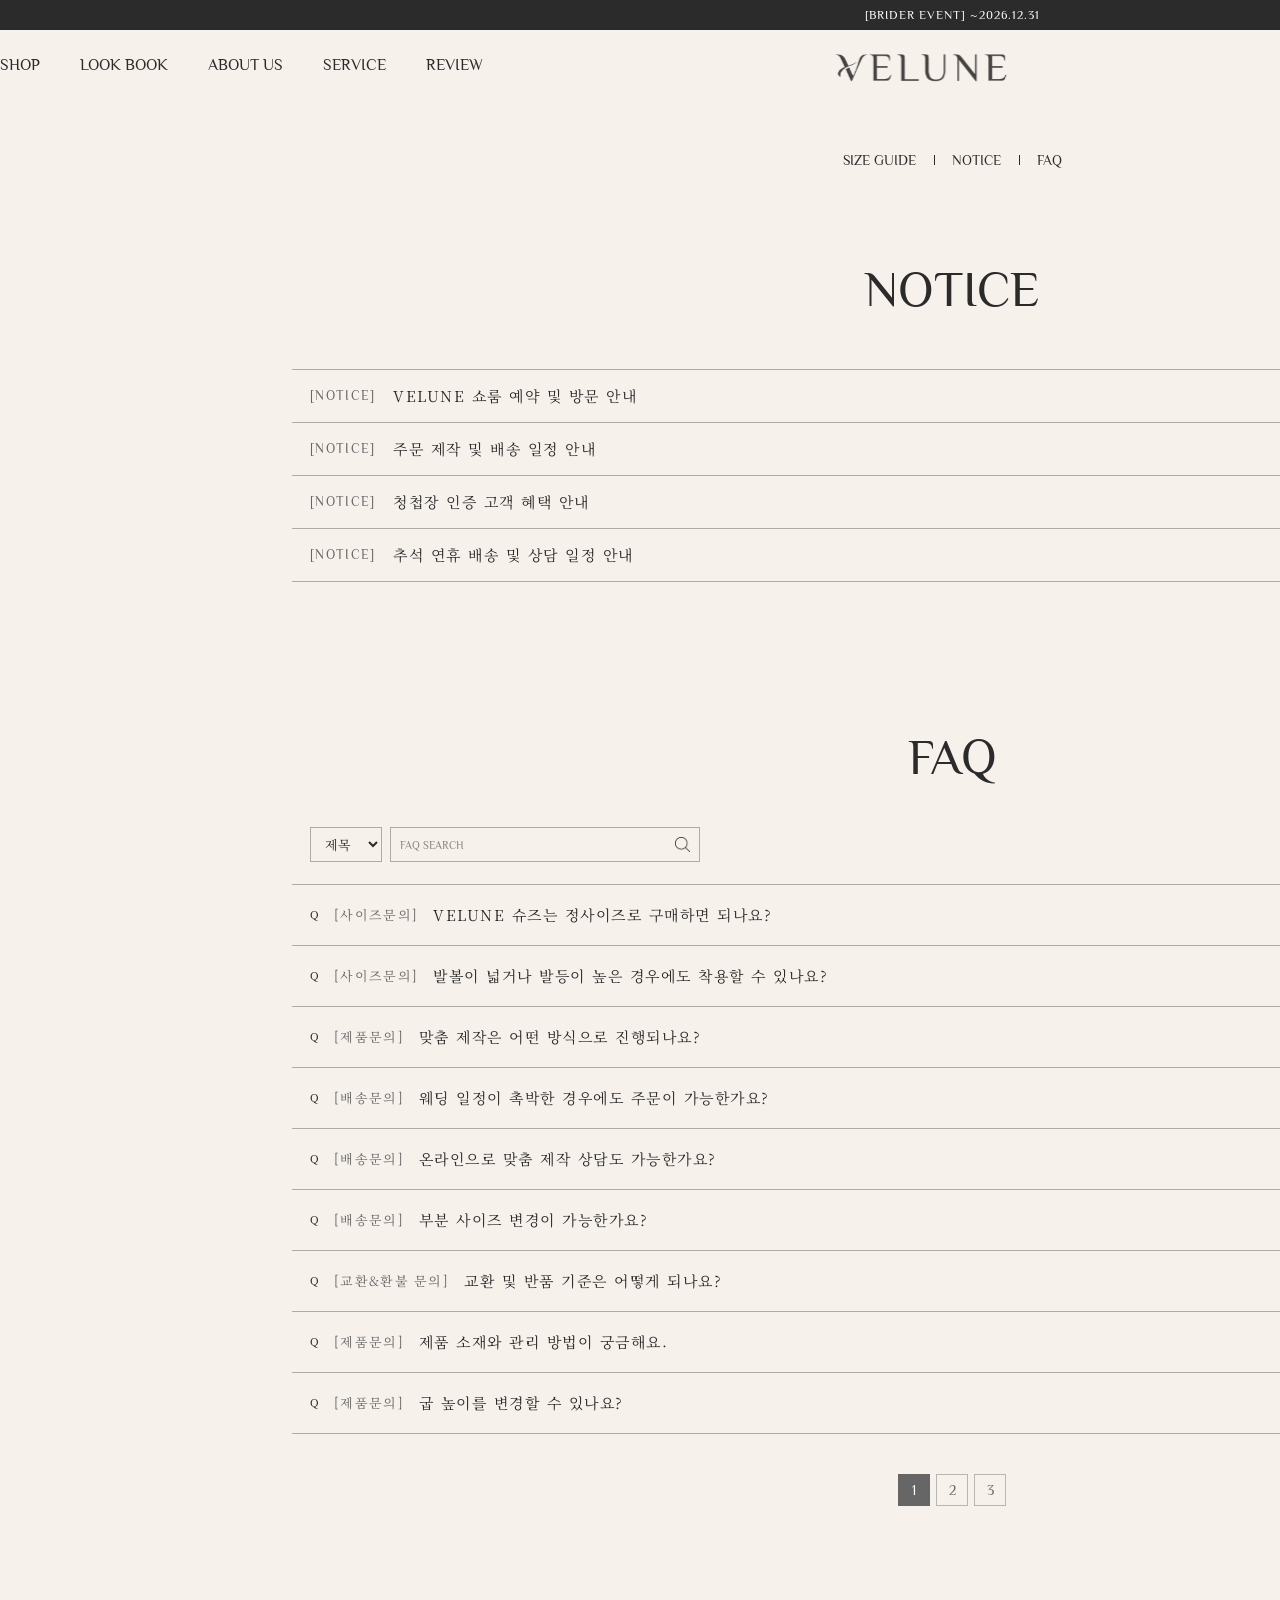
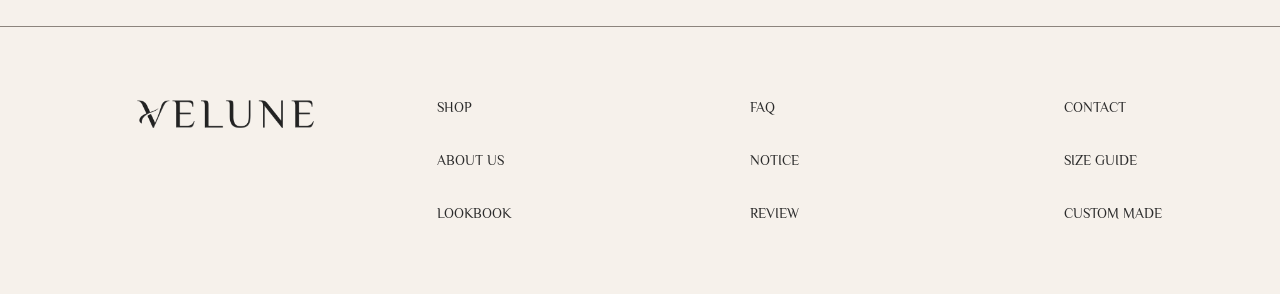
<file: notice.html>
<!DOCTYPE html>
<html lang="ko">

<head>
    <meta charset="UTF-8">
    <meta name="viewport" content="width=1904">
    <!-- 브라우저 뷰포트 너비를 1360px로 고정하여 페이지를 그리도록 설정 -->
    <title>VELUNE</title>
    <!-- favicon -->
    <link rel="shortcut icon" href="images/logo_icon/favicon.ico" type="image/x-icon">
    <!-- webfont 연결-->
    <!-- font-family: "Philosopher", sans-serif; -->
    <link rel="preconnect" href="https://fonts.googleapis.com">
    <link rel="preconnect" href="https://fonts.gstatic.com" crossorigin>
    <link
        href="https://fonts.googleapis.com/css2?family=Noto+Serif+KR:wght@200..900&family=Philosopher:ital,wght@0,400;0,700;1,400;1,700&display=swap"
        rel="stylesheet">

    <!-- css 연결-->
    <link rel="stylesheet" href="css/notice.css">
</head>

<body>
    <div id="wrap">
        <!-- header -->
        <div id="promotion_slide">
            <ul>
                <li>
                    <a href="index.html#invitation_event"><span>[BRIDER EVENT] ~2026.12.31</span></a>
                </li>
                <li>
                    <a href="shop.html">[2026 NEW COLLECTION] 25%~5%</a>
                </li>
                <li>
                    <a href="index.html#custom_made">[CUSTOM MADE] DISCOVER</a>
                </li>
            </ul>
        </div>

        <!-- gnb -->
        <div id="gnb">
            <ul class="gnb_wrap">
                <li><a href="shop.html">SHOP</a></li>
                <li><a href="lookbook.html">LOOK BOOK</a></li>
                <li><a href="about_us.html">ABOUT US</a></li>
                <li><a href="size_guide.html">SERVICE</a></li>
                <li><a href="review.html">REVIEW</a></li>
            </ul>
            <h1 class="logo">
                <a href="index.html"><img src="images/logo_icon/logo.svg" alt="logo"></a>
            </h1>
            <ul class="util">
                <li><a href="#"><img src="images/logo_icon/search.png" alt="search"></a></li>
                <li><a href="#"><img src="images/logo_icon/heart 1.svg" alt="heart"></a></li>
                <li><a href="#"><img src="images/logo_icon/user.svg" alt="human"></a></li>
                <li><a href="#"><img src="images/logo_icon/shopping-basket.svg" alt="bag"></a></li>
            </ul>
        </div>
        <!-- gnb -->

        <!-- 전체 1320px -->
        <div id="inner_wrap">

            <!-- tab menu -->
            <div id="tab">
                <ul class="tab_menu">
                    <li class="menu"><a href="size_guide.html">SIZE GUIDE</a></li>
                    <li class="menu"><a href="notice.html">NOTICE</a></li>
                    <li class="menu"><a href="notice.html#faq">FAQ</a></li>
                </ul>
            </div>

            <!-- page map -->
            <div class="page_map">
                <p>SERVICE > NOTICE & FAQ</p>
            </div>


            <div id="notice">
                <h2 class="title">NOTICE</h2>
                <ul>
                    <li> <!-- 1번째 질문 -->
                        <div class="notice_Q"> <!-- 질문박스 -->

                            <p>
                                <strong>[NOTICE]</strong>
                                <em>VELUNE 쇼룸 예약 및 방문 안내</em>
                            </p>

                            <span>
                                <img src="images/sub_notice/arrow.svg" alt="방향키">
                            </span>
                        </div>

                        <div class="answer"> <!-- 답변박스 -->

                            <strong>A</strong>
                            <p>
                                대답 내용을 작성하는 부분입니다. <br>
                                답변을 작성해 주세요!
                            </p>
                        </div>
                    </li>

                    <li> <!-- 2번째 질문 -->
                        <div class="notice_Q"> <!-- 질문박스 -->

                            <p>
                                <strong>[NOTICE]</strong>
                                <em>주문 제작 및 배송 일정 안내</em>
                            </p>

                            <span>
                                <img src="images/sub_notice/arrow.svg" alt="방향키">
                            </span>
                        </div>

                        <div class="answer"> <!-- 답변박스 -->

                            <strong>A</strong>
                            <p>
                                대답 내용을 작성하는 부분입니다. <br>
                                답변을 작성해 주세요!
                            </p>
                        </div>
                    </li>

                    <li> <!-- 3번째 질문 -->
                        <div class="notice_Q"> <!-- 질문박스 -->

                            <p>
                                <strong>[NOTICE]</strong>
                                <em>청첩장 인증 고객 혜택 안내</em>
                            </p>

                            <span>
                                <img src="images/sub_notice/arrow.svg" alt="방향키">
                            </span>
                        </div>

                        <div class="answer"> <!-- 답변박스 -->

                            <strong>A</strong>
                            <p>
                                대답 내용을 작성하는 부분입니다. <br>
                                답변을 작성해 주세요!
                            </p>
                        </div>
                    </li>

                    <li> <!-- 4번째 질문 -->
                        <div class="notice_Q"> <!-- 질문박스 -->

                            <p>
                                <strong>[NOTICE]</strong>
                                <em>추석 연휴 배송 및 상담 일정 안내</em>
                            </p>

                            <span>
                                <img src="images/sub_notice/arrow.svg" alt="방향키">
                            </span>
                        </div>

                        <div class="answer"> <!-- 답변박스 -->

                            <strong>A</strong>
                            <p>
                                대답 내용을 작성하는 부분입니다. <br>
                                답변을 작성해 주세요!
                            </p>
                        </div>
                    </li>
                </ul>
            </div>

            <!-- FAQ -->
            <div id="faq">

                <h2 class="faq_title">FAQ</h2>


                <!-- 검색 -->
                <div class="faq_search">

                    <select>
                        <option>제목</option>
                        <option>내용</option>
                        <option>제목+내용</option>
                    </select>

                    <div class="search_box">
                        <input type="text" placeholder="FAQ SEARCH">

                        <button type="button">
                            <img src="images/logo_icon/search.png" alt="검색">
                        </button>
                    </div>

                </div>


                <!-- FAQ LIST -->
                <ul class="faq_list">

                    <li>

                        <div class="faq_Q">

                            <p>
                                <strong>Q</strong>
                                <span>[사이즈문의]</span>
                                <em>VELUNE 슈즈는 정사이즈로 구매하면 되나요?</em>
                            </p>

                            <span class="faq_arrow">
                                <img src="images/sub_notice/arrow.svg" alt="방향키">
                            </span>

                        </div>

                        <div class="faq_answer">

                            <strong>A</strong>

                            <p>
                                대답 내용을 작성하는 부분입니다. <br>
                                답변을 작성해 주세요!
                            </p>

                        </div>

                    </li>


                    <li>

                        <div class="faq_Q">

                            <p>
                                <strong>Q</strong>
                                <span>[사이즈문의]</span>
                                <em>발볼이 넓거나 발등이 높은 경우에도 착용할 수 있나요?</em>
                            </p>

                            <span class="faq_arrow">
                                <img src="images/sub_notice/arrow.svg" alt="방향키">
                            </span>

                        </div>

                        <div class="faq_answer">

                            <strong>A</strong>

                            <p>
                                대답 내용을 작성하는 부분입니다. <br>
                                답변을 작성해 주세요!
                            </p>

                        </div>

                    </li>


                    <li>

                        <div class="faq_Q">

                            <p>
                                <strong>Q</strong>
                                <span>[제품문의]</span>
                                <em>맞춤 제작은 어떤 방식으로 진행되나요?</em>
                            </p>

                            <span class="faq_arrow">
                                <img src="images/sub_notice/arrow.svg" alt="방향키">
                            </span>

                        </div>

                        <div class="faq_answer">

                            <strong>A</strong>

                            <p>
                                대답 내용을 작성하는 부분입니다. <br>
                                답변을 작성해 주세요!
                            </p>

                        </div>

                    </li>


                    <li>

                        <div class="faq_Q">

                            <p>
                                <strong>Q</strong>
                                <span>[배송문의]</span>
                                <em>웨딩 일정이 촉박한 경우에도 주문이 가능한가요?</em>
                            </p>

                            <span class="faq_arrow">
                                <img src="images/sub_notice/arrow.svg" alt="방향키">
                            </span>

                        </div>

                        <div class="faq_answer">

                            <strong>A</strong>

                            <p>
                                대답 내용을 작성하는 부분입니다. <br>
                                답변을 작성해 주세요!
                            </p>

                        </div>

                    </li>


                    <li>

                        <div class="faq_Q">

                            <p>
                                <strong>Q</strong>
                                <span>[배송문의]</span>
                                <em>온라인으로 맞춤 제작 상담도 가능한가요?</em>
                            </p>

                            <span class="faq_arrow">
                                <img src="images/sub_notice/arrow.svg" alt="방향키">
                            </span>

                        </div>

                        <div class="faq_answer">

                            <strong>A</strong>

                            <p>
                                대답 내용을 작성하는 부분입니다. <br>
                                답변을 작성해 주세요!
                            </p>

                        </div>

                    </li>


                    <li>

                        <div class="faq_Q">

                            <p>
                                <strong>Q</strong>
                                <span>[배송문의]</span>
                                <em>부분 사이즈 변경이 가능한가요?</em>
                            </p>

                            <span class="faq_arrow">
                                <img src="images/sub_notice/arrow.svg" alt="방향키">
                            </span>

                        </div>

                        <div class="faq_answer">

                            <strong>A</strong>

                            <p>
                                대답 내용을 작성하는 부분입니다. <br>
                                답변을 작성해 주세요!
                            </p>

                        </div>

                    </li>


                    <li>

                        <div class="faq_Q">

                            <p>
                                <strong>Q</strong>
                                <span>[교환&환불 문의]</span>
                                <em>교환 및 반품 기준은 어떻게 되나요?</em>
                            </p>

                            <span class="faq_arrow">
                                <img src="images/sub_notice/arrow.svg" alt="방향키">
                            </span>

                        </div>

                        <div class="faq_answer">

                            <strong>A</strong>

                            <p>
                                대답 내용을 작성하는 부분입니다. <br>
                                답변을 작성해 주세요!
                            </p>

                        </div>

                    </li>


                    <li>

                        <div class="faq_Q">

                            <p>
                                <strong>Q</strong>
                                <span>[제품문의]</span>
                                <em>제품 소재와 관리 방법이 궁금해요.</em>
                            </p>

                            <span class="faq_arrow">
                                <img src="images/sub_notice/arrow.svg" alt="방향키">
                            </span>

                        </div>

                        <div class="faq_answer">

                            <strong>A</strong>

                            <p>
                                대답 내용을 작성하는 부분입니다. <br>
                                답변을 작성해 주세요!
                            </p>

                        </div>

                    </li>


                    <li>

                        <div class="faq_Q">

                            <p>
                                <strong>Q</strong>
                                <span>[제품문의]</span>
                                <em>굽 높이를 변경할 수 있나요?</em>
                            </p>

                            <span class="faq_arrow">
                                <img src="images/sub_notice/arrow.svg" alt="방향키">
                            </span>

                        </div>

                        <div class="faq_answer">

                            <strong>A</strong>

                            <p>
                                대답 내용을 작성하는 부분입니다. <br>
                                답변을 작성해 주세요!
                            </p>

                        </div>

                    </li>

                </ul>


                <!-- PAGINATION -->
                <ul class="faq_pagination">

                    <li class="on">
                        <a href="#">1</a>
                    </li>

                    <li>
                        <a href="#">2</a>
                    </li>

                    <li>
                        <a href="#">3</a>
                    </li>

                </ul>

            </div>

        </div>








        <!-- footer -->
        <div id="footer">
            <div class="inner_footer">
                <h1 class="footer_logo">
                    <img src="images/logo_icon/footer_logo.svg" alt="footer_logo">
                </h1>

                <div class="footer_menu">
                    <ul>
                        <li><a href="shop.html">SHOP</a></li>
                        <li><a href="about_us.html">ABOUT US</a></li>
                        <li><a href="lookbook.html">LOOKBOOK</a></li>
                    </ul>
                    <ul>
                        <li><a href="notice.html#faq">FAQ</a></li>
                        <li><a href="notice.html">NOTICE</a></li>
                        <li><a href="review.html">REVIEW</a></li>
                    </ul>
                    <ul>
                        <li><a href="about_us.html#contacts">CONTACT</a></li>
                        <li><a href="size_guide.html">SIZE GUIDE</a></li>
                        <li><a href="index.html#custom_made">CUSTOM MADE</a></li>
                    </ul>
                    <ul>
                        <li>CS CENTER</li>
                        <li>02-123-4567</li>
                        <li>WEEKDAY 10:00 - 20:00</li>
                    </ul>
                </div>

                <ul class="social">
                    <li><a href="https://www.facebook.com/" target="_blank"><img src="images/logo_icon/footer_facebook.svg" alt="facebook"></a></li>
                    <li><a href="https://www.instagram.com/" target="_blank"><img src="images/logo_icon/footer_instagram.svg" alt="instagram"></a></li>
                </ul>
            </div>
        </div>
        <!-- footer -->


        <!-- jQuery 오픈소스 및 파일 연결 -->
        <script src="js/jquery-4.0.0.min.js"></script>
        <script src="js/script_notice.js"></script>
    </div>
</body>

</html>
</file>
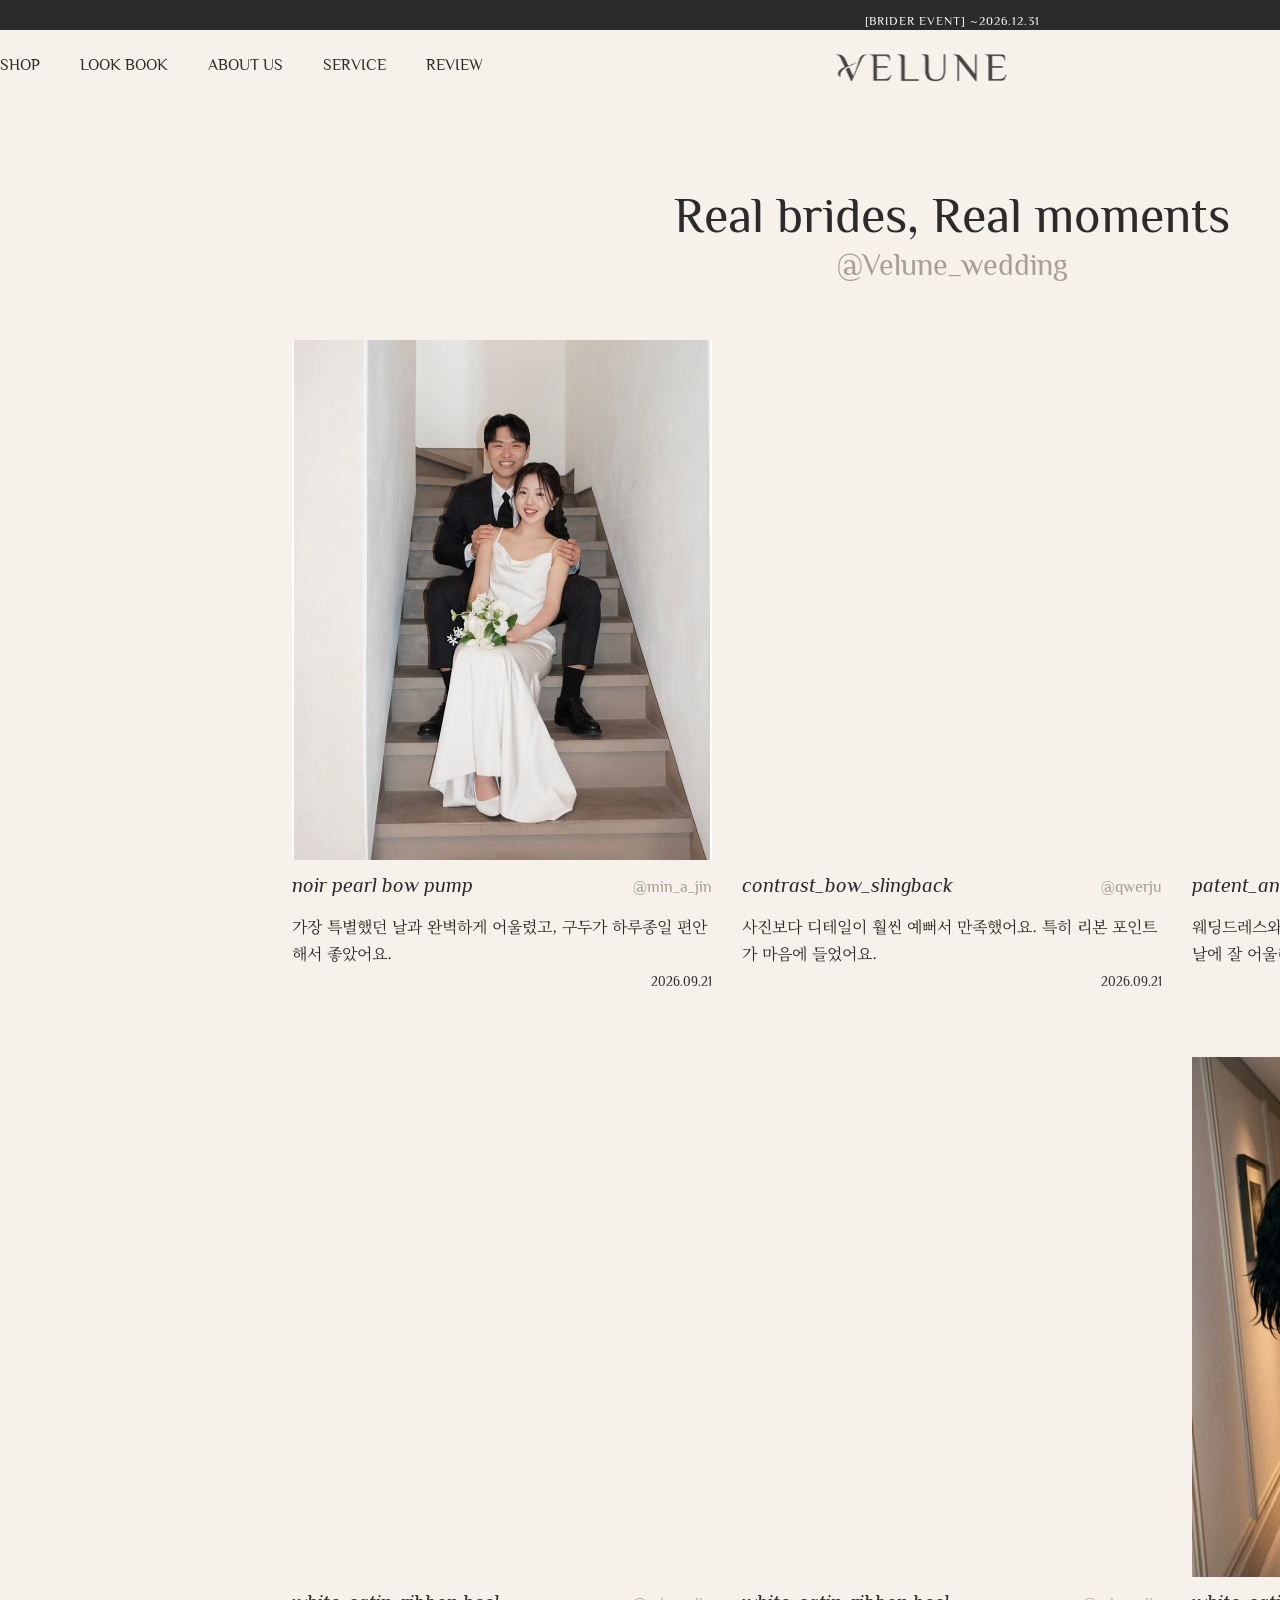
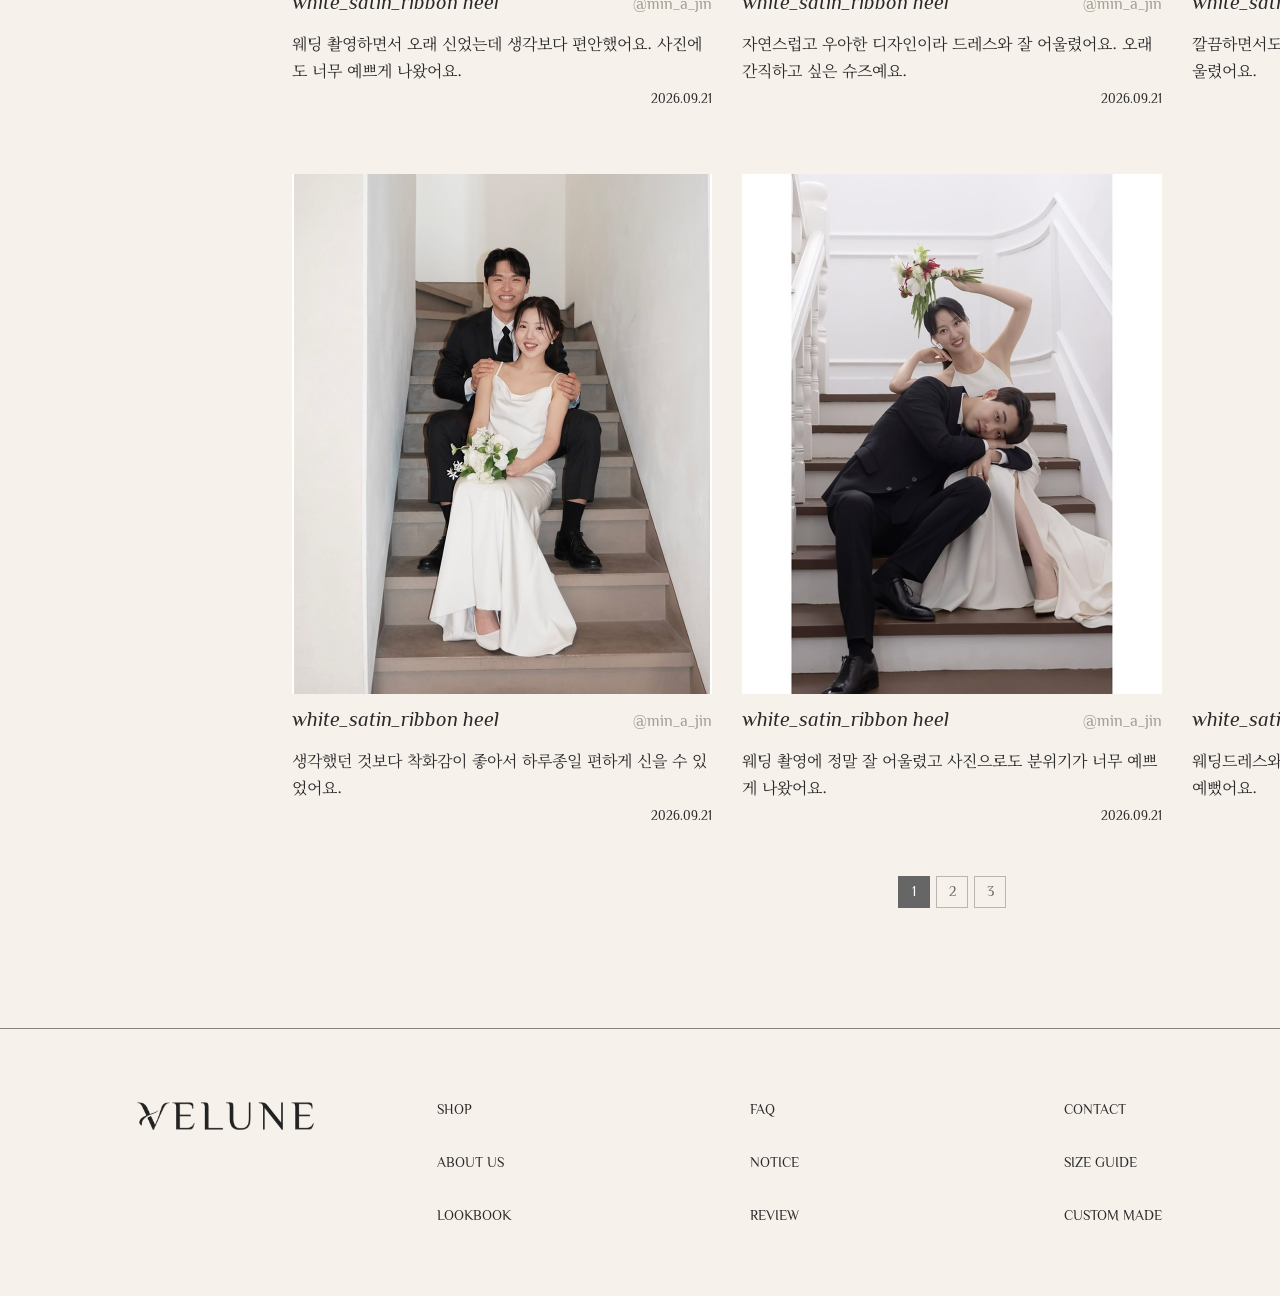
<file: review.html>
<!DOCTYPE html>
<html lang="ko">

<head>
    <meta charset="UTF-8">
    <meta name="viewport" content="width=1904">
    <!-- 브라우저 뷰포트 너비를 1360px로 고정하여 페이지를 그리도록 설정 -->
    <title>VELUNE</title>
    <!-- favicon -->
    <link rel="shortcut icon" href="images/logo_icon/favicon.ico" type="image/x-icon">
    <!-- webfont 연결-->
    <!-- font-family: "Philosopher", sans-serif; -->
    <link rel="preconnect" href="https://fonts.googleapis.com">
    <link rel="preconnect" href="https://fonts.gstatic.com" crossorigin>
    <link
        href="https://fonts.googleapis.com/css2?family=Noto+Serif+KR:wght@200..900&family=Philosopher:ital,wght@0,400;0,700;1,400;1,700&display=swap"
        rel="stylesheet">

    <!-- css 연결-->
    <link rel="stylesheet" href="css/review.css">
</head>

<body>
    <div id="wrap">
        <!-- header -->
        <div id="promotion_slide">
            <ul>
                <li>
                    <a href="index.html#invitation_event"><span>[BRIDER EVENT] ~2026.12.31</span></a>
                </li>
                <li>
                    <a href="shop.html">[2026 NEW COLLECTION] 25%~5%</a>
                </li>
                <li>
                    <a href="index.html#custom_made">[CUSTOM MADE] DISCOVER</a>
                </li>
            </ul>
        </div>

        <!-- gnb -->
        <div id="gnb">
            <ul class="gnb_wrap">
                <li><a href="shop.html">SHOP</a></li>
                <li><a href="lookbook.html">LOOK BOOK</a></li>
                <li><a href="about_us.html">ABOUT US</a></li>
                <li><a href="size_guide.html">SERVICE</a></li>
                <li><a href="review.html">REVIEW</a></li>
            </ul>
            <h1 class="logo">
                <a href="index.html"><img src="images/logo_icon/logo.svg" alt="logo"></a>
            </h1>
            <ul class="util">
                <li><a href="#"><img src="images/logo_icon/search.png" alt="search"></a></li>
                <li><a href="#"><img src="images/logo_icon/heart 1.svg" alt="heart"></a></li>
                <li><a href="#"><img src="images/logo_icon/user.svg" alt="human"></a></li>
                <li><a href="#"><img src="images/logo_icon/shopping-basket.svg" alt="bag"></a></li>
            </ul>
        </div>
        <!-- gnb -->


        <!-- REVIEW -->
        <section id="review">

            <!-- TITLE -->
            <div class="review_title">
                <h2>Real brides, Real moments</h2>
                <p>@Velune_wedding</p>
            </div>


            <!-- REVIEW LIST -->
            <div class="review_list">


                <!-- 01 IMAGE -->
                <div class="review_item">

                    <div class="review_media">
                        <img src="images/review/review7.jpg" alt="VELUNE review">
                    </div>

                    <div class="review_info">

                        <div class="review_product">
                            <h3><a href="shop.html">noir pearl bow pump</a></h3>
                            <span>@min_a_jin</span>
                        </div>

                        <p class="review_text">
                            가장 특별했던 날과 완벽하게 어울렸고,
                            구두가 하루종일 편안해서 좋았어요.
                        </p>

                        <p class="review_date">2026.09.21</p>

                    </div>

                </div>


                <!-- 02 VIDEO -->
                <div class="review_item">

                    <div class="review_media">
                        <video autoplay muted loop playsinline>
                            <source src="images/review/review2.mp4" type="video/mp4">
                        </video>
                    </div>

                    <div class="review_info">

                        <div class="review_product">
                            <h3><a href="shop.html">contrast_bow_slingback</a></h3>
                            <span>@qwerju</span>
                        </div>

                        <p class="review_text">
                            사진보다 디테일이 훨씬 예뻐서 만족했어요.
                            특히 리본 포인트가 마음에 들었어요.
                        </p>

                        <p class="review_date">2026.09.21</p>

                    </div>

                </div>


                <!-- 03 VIDEO -->
                <div class="review_item">

                    <div class="review_media">
                        <video autoplay muted loop playsinline>
                            <source src="images/review/review3.mp4" type="video/mp4">
                        </video>
                    </div>

                    <div class="review_info">

                        <div class="review_product">
                            <h3><a href="shop.html">patent_ankle_strap stiletto</a></h3>
                            <span>@jinha</span>
                        </div>

                        <p class="review_text">
                            웨딩드레스와 함께 신었는데 실루엣이 정말 예뻤어요.
                            특별한 날에 잘 어울리는 슈즈예요.
                        </p>

                        <p class="review_date">2026.09.21</p>

                    </div>

                </div>


                <!-- 04 VIDEO -->
                <div class="review_item">

                    <div class="review_media">
                        <video autoplay muted loop playsinline>
                            <source src="images/review/review4.mp4" type="video/mp4">
                        </video>
                    </div>

                    <div class="review_info">

                        <div class="review_product">
                            <h3><a href="shop.html">white_satin_ribbon heel</a></h3>
                            <span>@min_a_jin</span>
                        </div>

                        <p class="review_text">
                            웨딩 촬영하면서 오래 신었는데 생각보다 편안했어요.
                            사진에도 너무 예쁘게 나왔어요.
                        </p>

                        <p class="review_date">2026.09.21</p>

                    </div>

                </div>


                <!-- 05 VIDEO -->
                <div class="review_item">

                    <div class="review_media">
                        <video autoplay muted loop playsinline>
                            <source src="images/review/review5.mp4" type="video/mp4">
                        </video>
                    </div>

                    <div class="review_info">

                        <div class="review_product">
                            <h3><a href="shop.html">white_satin_ribbon heel</a></h3>
                            <span>@min_a_jin</span>
                        </div>

                        <p class="review_text">
                            자연스럽고 우아한 디자인이라 드레스와 잘 어울렸어요.
                            오래 간직하고 싶은 슈즈예요.
                        </p>

                        <p class="review_date">2026.09.21</p>

                    </div>

                </div>


                <!-- 06 IMAGE -->
                <div class="review_item">

                    <div class="review_media">
                        <img src="images/review/review6.jpg" alt="VELUNE review">
                    </div>

                    <div class="review_info">

                        <div class="review_product">
                            <h3><a href="shop.html">white_satin_ribbon heel</a></h3>
                            <span>@min_a_jin</span>
                        </div>

                        <p class="review_text">
                            깔끔하면서도 특별한 디테일이 있어서
                            웨딩 촬영에 정말 잘 어울렸어요.
                        </p>

                        <p class="review_date">2026.09.21</p>

                    </div>

                </div>


                <!-- 07 IMAGE -->
                <div class="review_item">

                    <div class="review_media">
                        <img src="images/review/review7.jpg" alt="VELUNE review">
                    </div>

                    <div class="review_info">

                        <div class="review_product">
                            <h3><a href="shop.html">white_satin_ribbon heel</a></h3>
                            <span>@min_a_jin</span>
                        </div>

                        <p class="review_text">
                            생각했던 것보다 착화감이 좋아서
                            하루종일 편하게 신을 수 있었어요.
                        </p>

                        <p class="review_date">2026.09.21</p>

                    </div>

                </div>


                <!-- 08 IMAGE -->
                <div class="review_item">

                    <div class="review_media">
                        <img src="images/review/review8.jpg" alt="VELUNE review">
                    </div>

                    <div class="review_info">

                        <div class="review_product">
                            <h3><a href="shop.html">white_satin_ribbon heel</a></h3>
                            <span>@min_a_jin</span>
                        </div>

                        <p class="review_text">
                            웨딩 촬영에 정말 잘 어울렸고
                            사진으로도 분위기가 너무 예쁘게 나왔어요.
                        </p>

                        <p class="review_date">2026.09.21</p>

                    </div>

                </div>


                <!-- 09 VIDEO -->
                <div class="review_item">

                    <div class="review_media">
                        <video autoplay muted loop playsinline>
                            <source src="images/review/review9.mp4" type="video/mp4">
                        </video>
                    </div>

                    <div class="review_info">

                        <div class="review_product">
                            <h3><a href="shop.html">white_satin_ribbon heel</a></h3>
                            <span>@min_a_jin</span>
                        </div>

                        <p class="review_text">
                            웨딩드레스와 자연스럽게 어울리고
                            움직일 때 실루엣도 정말 예뻤어요.
                        </p>

                        <p class="review_date">2026.09.21</p>

                    </div>

                </div>


            </div>

        </section>

        <!-- PAGINATION -->
        <ul class="pagination">

            <li class="on">
                <a href="#">1</a>
            </li>

            <li>
                <a href="#">2</a>
            </li>

            <li>
                <a href="#">3</a>
            </li>

        </ul>



        <!-- footer -->
        <div id="footer">
            <div class="inner_footer">
                <h1 class="footer_logo">
                    <img src="images/logo_icon/footer_logo.svg" alt="footer_logo">
                </h1>

                <div class="footer_menu">
                    <ul>
                        <li><a href="shop.html">SHOP</a></li>
                        <li><a href="about_us.html">ABOUT US</a></li>
                        <li><a href="lookbook.html">LOOKBOOK</a></li>
                    </ul>
                    <ul>
                        <li><a href="notice.html#faq">FAQ</a></li>
                        <li><a href="notice.html">NOTICE</a></li>
                        <li><a href="review.html">REVIEW</a></li>
                    </ul>
                    <ul>
                        <li><a href="about_us.html#contacts">CONTACT</a></li>
                        <li><a href="size_guide.html">SIZE GUIDE</a></li>
                        <li><a href="index.html#custom_made">CUSTOM MADE</a></li>
                    </ul>
                    <ul>
                        <li>CS CENTER</li>
                        <li>02-123-4567</li>
                        <li>WEEKDAY 10:00 - 20:00</li>
                    </ul>
                </div>

                <ul class="social">
                    <li><a href="https://www.facebook.com/" target="_blank"><img src="images/logo_icon/footer_facebook.svg" alt="facebook"></a></li>
                    <li><a href="https://www.instagram.com/" target="_blank"><img src="images/logo_icon/footer_instagram.svg" alt="instagram"></a></li>
                </ul>
            </div>
        </div>
        <!-- footer -->

    </div>


    <!-- jQuery 오픈소스 및 파일 연결 -->
    <script src="js/jquery-4.0.0.min.js"></script>
    <script src="js/script_common.js"></script>
</body>

</html>
</file>
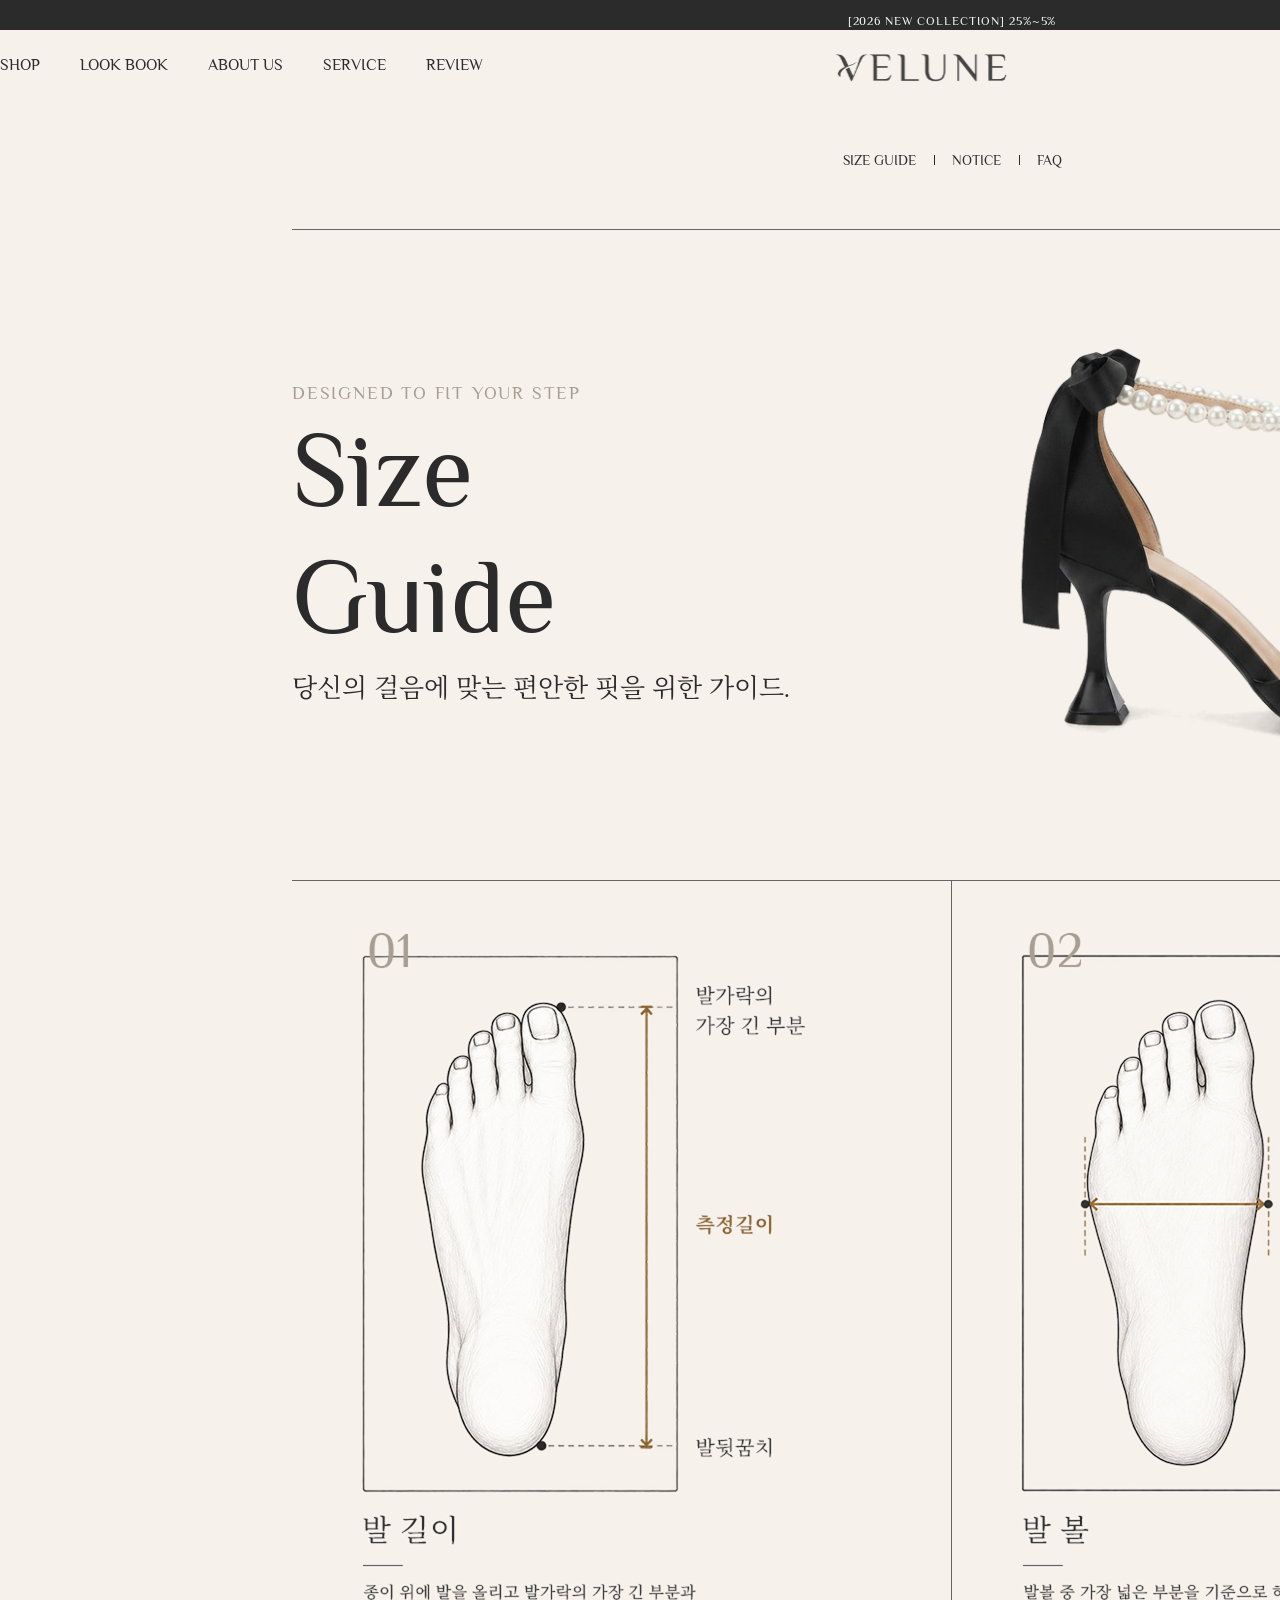
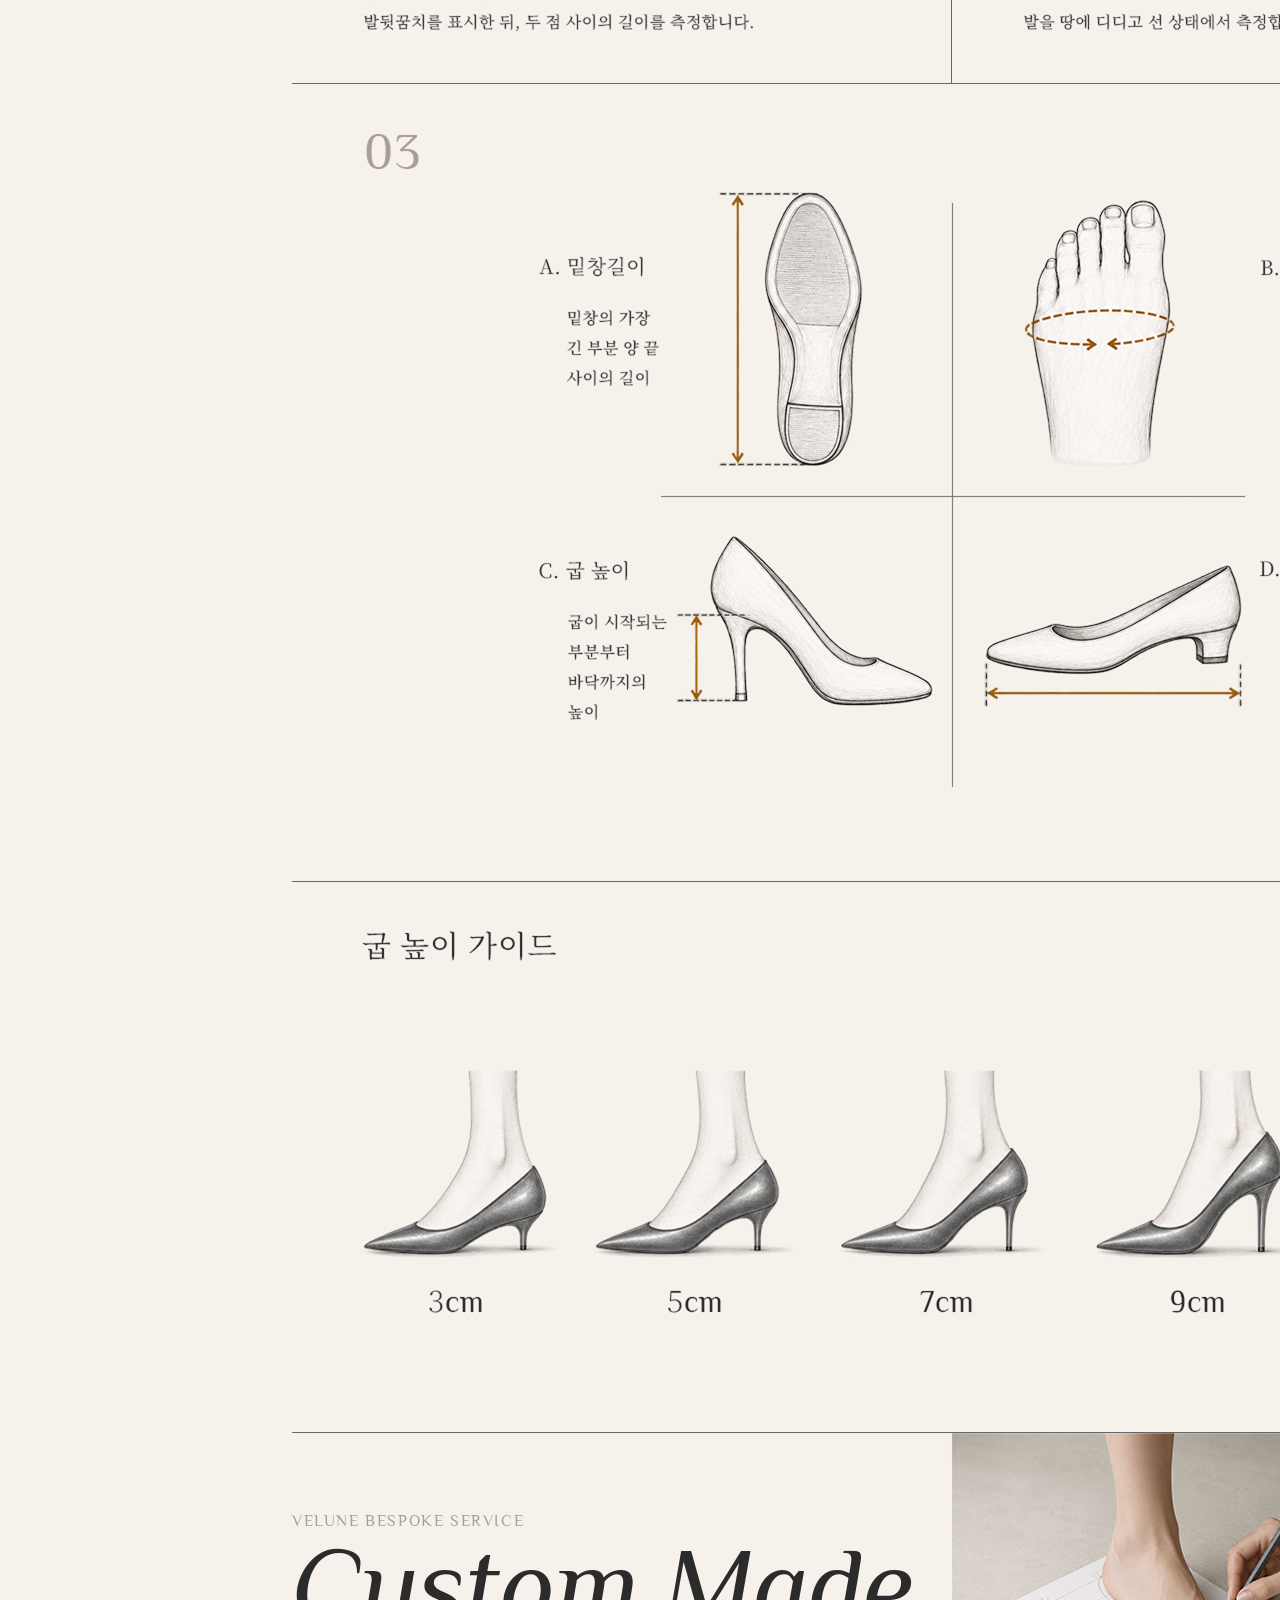
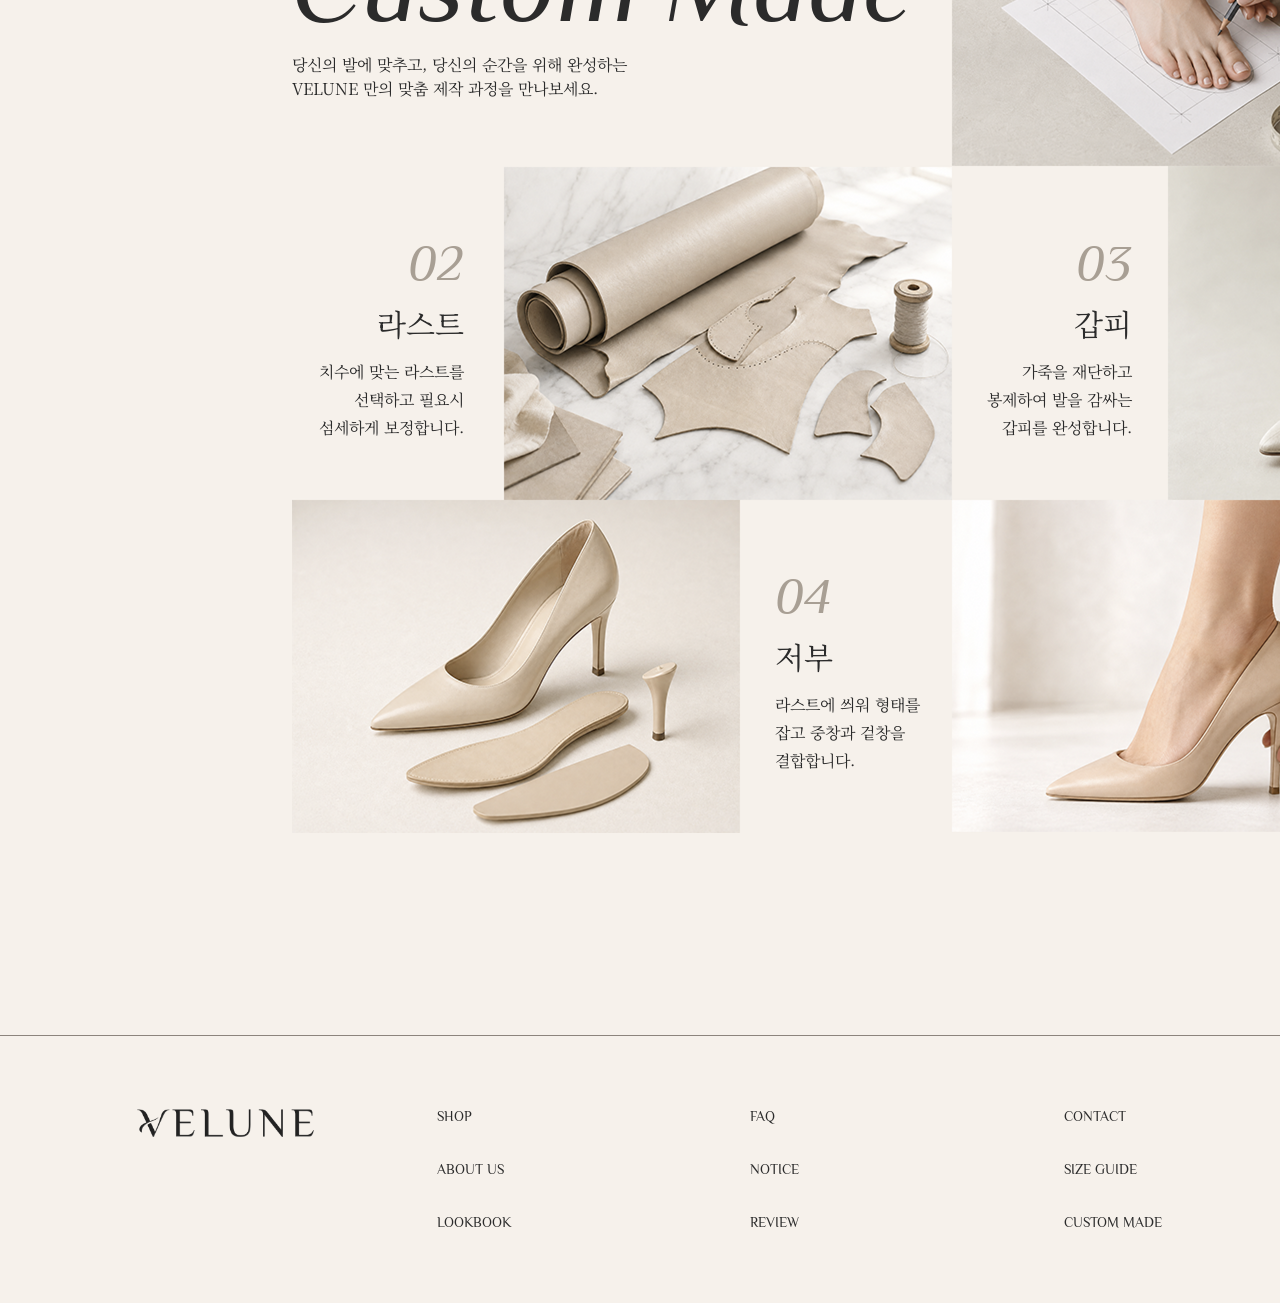
<file: size_guide.html>
<!DOCTYPE html>
<html lang="ko">

<head>
    <meta charset="UTF-8">
    <meta name="viewport" content="width=1904">
    <!-- 브라우저 뷰포트 너비를 1360px로 고정하여 페이지를 그리도록 설정 -->
    <title>VELUNE</title>
    <!-- favicon -->
    <link rel="shortcut icon" href="images/logo_icon/favicon.ico" type="image/x-icon">
    <!-- webfont 연결-->
    <!-- font-family: "Philosopher", sans-serif; -->
    <link rel="preconnect" href="https://fonts.googleapis.com">
    <link rel="preconnect" href="https://fonts.gstatic.com" crossorigin>
    <link
        href="https://fonts.googleapis.com/css2?family=Noto+Serif+KR:wght@200..900&family=Philosopher:ital,wght@0,400;0,700;1,400;1,700&display=swap"
        rel="stylesheet">

    <!-- css 연결-->
    <link rel="stylesheet" href="css/size_guide.css">
</head>

<body>
    <div id="wrap">
        <!-- header -->
        <div id="promotion_slide">
            <ul>
                <li>
                    <a href="index.html#invitation_event"><span>[BRIDER EVENT] ~2026.12.31</span></a>
                </li>
                <li>
                    <a href="shop.html">[2026 NEW COLLECTION] 25%~5%</a>
                </li>
                <li>
                    <a href="index.html#custom_made">[CUSTOM MADE] DISCOVER</a>
                </li>
            </ul>
        </div>

        <!-- gnb -->
        <div id="gnb">
            <ul class="gnb_wrap">
                <li><a href="shop.html">SHOP</a></li>
                <li><a href="lookbook.html">LOOK BOOK</a></li>
                <li><a href="about_us.html">ABOUT US</a></li>
                <li><a href="size_guide.html">SERVICE</a></li>
                <li><a href="review.html">REVIEW</a></li>
            </ul>
            <h1 class="logo">
                <a href="index.html"><img src="images/logo_icon/logo.svg" alt="logo"></a>
            </h1>
            <ul class="util">
                <li><a href="#"><img src="images/logo_icon/search.png" alt="search"></a></li>
                <li><a href="#"><img src="images/logo_icon/heart 1.svg" alt="heart"></a></li>
                <li><a href="#"><img src="images/logo_icon/user.svg" alt="human"></a></li>
                <li><a href="#"><img src="images/logo_icon/shopping-basket.svg" alt="bag"></a></li>
            </ul>
        </div>
        <!-- gnb -->

        <!-- 전체 1320px -->
        <div id="inner_wrap">

            <!-- tab menu -->
            <div id="tab">
                <ul class="tab_menu">
                    <li class="menu on"><a href="size_guide.html">SIZE GUIDE</a></li>
                    <li class="menu"><a href="notice.html">NOTICE</a></li>
                    <li class="menu"><a href="notice.html#faq">FAQ</a></li>
                </ul>
            </div>

            <!-- page map -->
            <div class="page_map">
                <p>SERVICE > SIZE GUIDE</p>
            </div>


            <!-- banner -->
            <div id="banner">
                <div class="banner_text">
                    <p>DESIGNED TO FIT YOUR STEP</p>
                    <h2>Size <br>
                        Guide</h2>
                    <span>당신의 걸음에 맞는 편안한 핏을 위한 가이드.</span>
                </div>
                <div class="image_wrap">
                    <img src="images/size_guide/guide_shoes.png" alt="슈즈이미지">
                </div>
            </div>


            <!-- section1 -->
            <div id="section1">
                <img src="images/size_guide/section1_img.jpg" alt="사이즈">
                <div class="line"></div>
            </div>

            <!-- section2 -->
            <div id="section2">
                <img src="images/size_guide/section2_img.png" alt="굽높이">
            </div>

            <!-- section3 -->
            <div id="section3">
                <div class="title">
                    <span>VELUNE BESPOKE SERVICE</span>
                    <em>Custom Made</em>
                    <p>당신의 발에 맞추고, 당신의 순간을 위해 완성하는 <br> VELUNE 만의 맞춤 제작 과정을 만나보세요.</p>
                </div>

                <div class="step step_left step1">
                    <em class="num">01</em>
                    <h2>실측</h2>
                    <p>발길이, 발볼, 발등 <br>
                        높이를 측정합니다.</p>
                </div>
                <div class="step step_right step2">
                    <em class="num">03</em>
                    <h2>갑피</h2>
                    <p>가죽을 재단하고 <br>
                        봉제하여 발을 감싸는<br>
                        갑피를 완성합니다.</p>
                </div>
                <div class="step step_right step3">
                    <em class="num">02</em>
                    <h2>라스트</h2>
                    <p>치수에 맞는 라스트를 <br>
                        선택하고 필요시 <br>
                        섬세하게 보정합니다.</p>
                </div>
                <div class="step step_left step4">
                    <em class="num">04</em>
                    <h2>저부</h2>
                    <p>라스트에 씌워 형태를 <br>
                        잡고 중창과 겉창을 <br>
                        결합합니다.</p>
                </div>
                <div class="step step_left step5">
                    <em class="num">05</em>
                    <h2>검수</h2>
                    <p>완성 후 핏을 확인하고,<br>
                        최종 마무리로 <br>
                        조정합니다.
                    </p>
                </div>
            </div>

            <div class="link_box">
                <a href="about_us.html#contacts" class="custom_link">
                    맞춤제작 문의하기
                    <img src="images/logo_icon/Arrow_mini.svg" alt="화살표">
                </a>
            </div>
        </div>



        <!-- footer -->
        <div id="footer">
            <div class="inner_footer">
                <h1 class="footer_logo">
                    <img src="images/logo_icon/footer_logo.svg" alt="footer_logo">
                </h1>

                <div class="footer_menu">
                    <ul>
                        <li><a href="shop.html">SHOP</a></li>
                        <li><a href="about_us.html">ABOUT US</a></li>
                        <li><a href="lookbook.html">LOOKBOOK</a></li>
                    </ul>
                    <ul>
                        <li><a href="notice.html#faq">FAQ</a></li>
                        <li><a href="notice.html">NOTICE</a></li>
                        <li><a href="review.html">REVIEW</a></li>
                    </ul>
                    <ul>
                        <li><a href="about_us.html#contacts">CONTACT</a></li>
                        <li><a href="size_guide.html">SIZE GUIDE</a></li>
                        <li><a href="index.html#custom_made">CUSTOM MADE</a></li>
                    </ul>
                    <ul>
                        <li>CS CENTER</li>
                        <li>02-123-4567</li>
                        <li>WEEKDAY 10:00 - 20:00</li>
                    </ul>
                </div>

                <ul class="social">
                    <li><a href="https://www.facebook.com/" target="_blank"><img src="images/logo_icon/footer_facebook.svg" alt="facebook"></a></li>
                    <li><a href="https://www.instagram.com/" target="_blank"><img src="images/logo_icon/footer_instagram.svg" alt="instagram"></a></li>
                </ul>
            </div>
        </div>
        <!-- footer -->


        <!-- jQuery 오픈소스 및 파일 연결 -->
        <script src="js/jquery-4.0.0.min.js"></script>
        <script src="js/script_common.js"></script>
    </div>
</body>

</html>
</file>
<file: css/style.css>
@charset "utf-8";

html,
body,
div,
span,
iframe,
h1,
h2,
h3,
h4,
h5,
h6,
p,
blockquote,
pre,
a,
em,
img,
small,
strong,
b,
dl,
dt,
dd,
ol,
ul,
li,
fieldset,
form,
label,
legend,
table,
caption,
tr,
th,
td,
article,
aside,
footer,
header,
nav,
section,
summary,
video,
* {
    padding: 0;
    margin: 0;
}

ul,
ol {
    list-style: none;
}

a {
    text-decoration: none;
    color: inherit;
}

html {
    /* Prevent font scaling in landscape */

    -webkit-text-size-adjust: none;
    /*Chrome, Safari, newer versions of Opera*/

    -moz-text-size-adjust: none;
    /*Firefox*/

    -ms-text-size-adjust: none;
    /*Ie*/

    -o-text-size-adjust: none;
    /*old versions of Opera*/
}

body {
    font-family: "Philosopher", "Noto Serif KR", sans-serif;
    font-size: 16px;
    font-weight: 400;
    line-height: 1.5;
    color: #2b2b2b;
}

#wrap {
    min-width: 1904px;
    background-color: #f6f1eb;
}

/* =============== header =============== */
/* promotion_slide */
#promotion_slide {
    width: 100%;
    height: 30px;
    background-color: #2b2b2b;
    color: #fff;
    font-size: 12px;
    font-weight: 400;
    letter-spacing: 0.08em;
    padding-top: 6px;
    box-sizing: border-box;
    overflow: hidden;
}

#promotion_slide ul {
    position: relative;
}

#promotion_slide li {
    height: 30px;
    text-align: center;
}

/* ================ gnb ================ */

#gnb {
    display: flex;
    justify-content: space-between;
    align-items: center;

    width: 1844px;
    height: 70px;
    margin: 0 auto;

    position: absolute;
    top: 30px;
    left: 0;
    right: 0;
    z-index: 99;

    transition: transform 0.4s ease;
}
#gnb.fixed {
    position: fixed;

    top: 0;
    left: 0;
    right: 0;

    z-index: 9999;

    background-color: transparent;
}
#gnb.fixed.hide {
    transform: translateY(-100%);
}
.gnb_wrap {
    width: 40%;
    display: flex;
    gap: 40px;
}

.logo {
    width: 20%;
    height: 100%;
    text-align: center;
}

.logo img {
    height: 70px;
}

.util {
    width: 40%;
    display: flex;
    justify-content: flex-end;
    gap: 40px;
}
.util img {
    width: 24px;
}
.util li:nth-child(3) img {
    width: 25px;
}


/* ================ visual ================ */
#visual {
    height: 950px;
    position: relative;
    overflow: hidden;
    z-index: 88;
}

.inner_visual {
    width: 100%;
    height: 100%;

    background-repeat: no-repeat;
    background-position: center;
    background-size: cover;
}

.inner_visual img {
    display: block;
}

.inner_visual1 {
    background-image: url(../images/main/banner.png);
}

.inner_visual2 {
    background-image: url(../images/main/banner2.png);
}

.inner_visual3 {
    background-image: url(../images/main/banner3.png);
}

.visual_t {
    width: 1630px;
    margin: 0 auto;
    height: 100%;
    display: flex;
    flex-direction: column;
    justify-content: center;
}

.visual_t .t_box {
    width: 600px;
}

.visual_t h2 {
    font-size: 70px;
    line-height: 65px;
    letter-spacing: 0.06em;
    font-weight: 400;
}

.visual_t .t_box>span {
    display: block;
    font-family: Noto Serif KR;
    font-size: 18px;
    margin: 27px 0 62px;
}

.visual_t .t_box p {
    font-size: 18px;
    margin: 0 0 15px 5px;
    letter-spacing: 0.06em;
}

.visual_t a {
    width: fit-content;
    padding: 0 13px 7px 0;

    display: flex;
    align-items: center;
    gap: 25px;

    border-bottom: 1px solid #2b2b2b;
    
    font-family: "Noto Serif KR";
    font-size: 16px;

    color: #2b2b2b;
}

/* .visual_t a::after {
    content: "";
    width: 100%;
    height: 1px;
    background-color: #2b2b2b;

    position: absolute;
    left: 0;
    bottom: -3px;
} */

/* .visual_t a:hover::after {
    width: 100%;
} */

.visual_t a img {
    display: block;
    width: 16px;
}

.inner_visual1 .visual_t {
    transform: translate(50px, -40px);
}

.inner_visual2 .visual_t {
    align-items: flex-end;
    transform: translateY(-50px);
}

.inner_visual3 .visual_t {
    align-items: flex-end;
    transform: translateY(-80px);
}

/* text 인터렉션 */
.visual_t h2,
.visual_t .t_box > span,
.visual_t .t_box p,
.visual_t a {
    opacity: 0;
    transform: translateY(40px);
    transition: opacity 0.8s ease, transform 0.8s ease;
}

.swiper-slide-active .visual_t h2 {
    opacity: 1;
    transform: translateY(0);
    transition-delay: 0.2s;
}

.swiper-slide-active .visual_t .t_box > span {
    opacity: 1;
    transform: translateY(0);
    transition-delay: 0.4s;
}

.swiper-slide-active .visual_t .t_box p {
    opacity: 1;
    transform: translateY(0);
    transition-delay: 0.55s;
}

.swiper-slide-active .visual_t a {
    opacity: 1;
    transform: translateY(0);
    transition-delay: 0.7s;
}

/* visual control  */

.visual_control {
    position: absolute;
    right: 80px;
    bottom: 200px;
    z-index: 20;

    display: flex;
    align-items: center;
    gap: 12px;
}


/* 01 / 03 숫자 */

.visual_control .first_num,
.visual_control .last_num {
    font-size: 18px;
}


/* progress bar */

#visual .visual_pagination {
    width: 120px;
    height: 1.5px;

    position: relative;
    top: auto;
    right: auto;
    bottom: auto;
    left: auto;

    flex-shrink: 0;


    background-color: rgba(0, 0, 0, 0.3);

    overflow: hidden;
}


/* progress 안쪽에서 실제로 움직이는 선 */

#visual .visual_pagination .swiper-pagination-progressbar-fill {
    background-color: #2b2b2b;
}


/* 이전 / 다음 버튼 */

.visual_prev,
.visual_next {
    width: 16px;
    cursor: pointer;
}


.visual_prev {
    margin-left: 14px;
}


.visual_prev img,
.visual_next img {
    display: block;
    width: 100%;
}


/* ================== collage ================== */

#collage {
    width: 1320px;
    margin: 120px auto;
}

.collage_menu {
    display: flex;
    justify-content: center;
    margin-bottom: 50px;
}

.collage_menu li {
    padding: 0 20px;
    position: relative;
    font-size: 20px;
}

.collage_menu li::after {
    content: "";
    display: block;
    width: 1px;
    height: 10px;
    background-color: #2b2b2b;
    position: absolute;
    top: 8px;
    right: 0;
    z-index: 8;
}

.collage_menu li:last-child::after {
    display: none;
}

.collage_menu li::before {
    content: "";
    display: none;

    width: 8px;
    height: 8px;
    border-radius: 50%;
    background-color: #EDBF8B;

    position: absolute;
    top: -1px;
    right: 10px;
    display: none;
}

.collage_menu li.on::before,
.collage_menu li:hover::before {
    display: block;
}

.collage_wrap {
    width: 100%;
    min-height: 1640px;

    position: relative;
}

.collage_wrap img {
    display: block;
    width: 100%;
    height: 100%;
}

.collage_img1 {
    width: 700px;
    height: 700px;
}

.collage_img2 {
    width: 560px;
    height: 670px;

    position: absolute;
    top: 210px;
    right: 0;
}

.collage_img3 {
    height: 710px;
}

.collage_wrap ul li {
    overflow: hidden;
}

.collage_wrap ul li img {
    transform: scale(1);
    transition: transform 1.2s cubic-bezier(.2, .7, .2, 1);
}

.collage_wrap ul li img.zoom {
    transform: scale(1.1);
}

.collage_wrap span {
    display: block;
    font-size: 105px;
    line-height: 1;
    letter-spacing: 0.06em;
    margin: 61px 0;
    
    opacity: 0;
    transform: translateX(-100px);
    transition: 
        opacity 0.8s ease,
        transform 1s cubic-bezier(.2, .7, .2, 1);
}

.collage_wrap span.zoom {
    opacity: 1;
    transform: translateX(0);
}

.collage1,
.collage2,
.collage3 {
    position: absolute;
    top: 0;
    left: 0;
    display: none;
}

.collage_wrap ul.on {
    width: 100%;
    display: block;
}

/* ================== product scroll ================= */
#product_scroll {
    height: 420vh;
    position: relative;

}

.product_sticky {
    width: 100%;
    height: 100vh;

    position: sticky;
    top: 0;

    overflow: hidden;

    background-color: #2b2b2b;
}

.product_inner {
    width: 1630px;
    height: 100%;

    margin: 0 auto;

    display: grid;
    grid-template-columns: 1.15fr 0.54fr 0.54fr;
    gap: 18px;
}

.product_copy {
    display: flex;
    flex-direction: column;
    justify-content: center;
}

.product_copy h2 {
    font-size: 105px;
    font-weight: 400;
    font-style: italic;
    color: #f6f1eb;
}

.product_copy p {
    margin-top: 34px;

    font-family: "Noto Serif KR", serif;
    font-size: 18px;
    line-height: 2;

    color: #f6f1ebcb;
}

.product_copy a {
    width: fit-content;

    margin-top: 60px;
    padding-right: 10px;
    padding-bottom: 7px;
    border-bottom: 1px solid rgba(255, 255, 255, 0.45);

    color: #f6f1eb;
    font-size: 16px;
}

.product_copy a span {
    margin-left: 25px;
}


/* 이미지 컬럼 */
.product_column {
    height: 100%;

    position: relative;

    overflow: hidden;
}

.product_track {
    width: 100%;

    position: absolute;
    top: 0;
    left: 0;

    will-change: transform;

    transition: transform 0.4s ease-out;
}

.product_card {
    width: 100%;
    height: 62vh;

    min-height: 390px;

    margin-bottom: 18px;

    overflow: hidden;

    background-color: #f6f1eb;
}

.product_card img {
    display: block;

    width: 100%;
    height: 100%;

    object-fit: cover;
}


/* ================= custom_made ================ */
#custom_made {
    width: 1320px;
    height: 640px;
    margin: 120px auto;
}

#custom_made ul {
    display: flex;
    height: 100%;
}

.custom_text {
    width: 580px;
    background-color: #2b2b2b;
    color: #f6f1eb;
    padding: 70px 65px;
    box-sizing: border-box;
}

.custom_text .slogan {
    color: #EDBF8B;
    font-size: 18px;
    letter-spacing: 0.06em;
    opacity: 0.8;
}

.custom_text h3 {
    font-size: 50px;
    font-weight: 400;
    letter-spacing: 0.1em;
}

.custom_text .line {
    display: block;
    width: 84px;
}

.custom_text .introduce {
    font-family: "Noto Serif KR";
    font-weight: 400;
    color: #f6f1ebd2;
    margin: 37px 0;
}

.custom_text span {
    font-family: "Philosopher";
    font-size: 18px;
    letter-spacing: 0.06em;
}

.custom_list img {
    display: block;
    width: 42px;
}

.custom_list {
    display: flex;
    gap: 20px;
    align-items: center;

    font-size: 24px;
    letter-spacing: 0.1em;
    padding-bottom: 8px;
    margin-bottom: 10px;
    border-bottom: 1px solid #EDBF8B;
}

.custom_text .discover {
    width: fit-content;
    margin-top: 35px;
    padding-right: 10px;
    color: #EDBF8B;
    letter-spacing: 0.06em;

    display: flex;
    gap: 20px;

    position: relative;
}

.custom_text .discover::after {
    content: "";
    width: 100%;
    height: 1px;
    background-color: #edbf8ba4;

    position: absolute;
    left: 0;
    bottom: -3px;
}

.custom_text .discover:hover {
    color: #f6f1eb;
}



/* ================= invitation event ================= */

#invitation_event {
    width: 100%;
    height: 450px;

    background-image: url(../images/main/event.jpg);
    background-repeat: no-repeat;
    background-position: center;
    background-size: cover;

    overflow: hidden;
}

.event_text {
    width: 1630px;
    height: 100%;

    margin: 0 auto;

    display: flex;
    flex-direction: column;
    justify-content: center;
    align-items: flex-start;
}

.event_text .eyebrow {
    font-size: 18px;
    letter-spacing: 0.06em;

    color: #846847;
}

.event_text .eyebrow::after {
    content: "";

    display: block;

    width: 52px;
    height: 1px;

    margin: 13px 0 26px;

    background-color: #846847;
}

.event_text h2 {
    font-size: 50px;
    line-height: 1;

    font-weight: 400;
    font-style: italic;

    color: #2b2b2b;
}

.event_text .sub {
    margin-top: 22px;

    font-family: "Noto Serif KR";
    font-size: 18px;

    color: #846847;
}

.event_text .desc {
    margin-top: 12px;

    font-family: "Noto Serif KR";
    font-size: 16px;
    line-height: 1.9;

    color: #2b2b2b;
}
.book_visit {
    width: fit-content;

    margin-top: 42px;
    padding-bottom: 7px;
    padding-right: 10px;

    display: flex;
    align-items: center;
    gap: 24px;

    border-bottom: 1px solid #846847;

    font-size: 16px;
    color: #846847;
}

.book_visit img {
    display: block;
    width: 17px;
}


/* ==================== instagram ==================== */
#instagram {
    margin-top: 120px;
}
.insta_url {
    text-align: center;
    line-height: 1;
}
.insta_url p {
    font-size: 28px;
}
.insta_url h2 {
    font-size: 50px;
    font-weight: 400;
}
.swiper_insta {
    width: 1630px;
    height: 350px;
    margin: 73px auto 120px;
    position: relative;
}

.swiper_insta .swiper {
    width: 90%;
    margin: 0 auto;
    height: 100%;
}

.swiper_insta .swiper-wrapper {
    transition-timing-function: linear;
}

.swiper_insta .swiper-slide {
    text-align: center;
    font-size: 18px;
    display: flex;
    justify-content: center;
}

.swiper_insta .swiper-slide img {
    display: block;
    width: 100%;
    height: 350px;
    object-fit: cover;
}




/* ==================== visit & book ==================== */

#visit_book {
    width: 1796px;
    height: 411px;

    margin: 120px auto;

    display: flex;

    background: url(../images/main/visit&book.png) center;
}
.visit_text {
    width: 592px;
    height: 100%;

    padding: 85px 0 65px 83px;

    box-sizing: border-box;

    display: flex;
    flex-direction: column;
}
.visit_text h3 {
    font-size: 50px;
    font-weight: 400;

    letter-spacing: 0.1em;

    color: #2b2b2b;
}
.visit_text>p {
    margin-top: 15px;

    font-family: "Noto Serif KR";
    font-size: 16px;

    color: #2b2b2b;
}
.visit_link {
    width: fit-content;

    margin-top: 90px;
    padding: 0 10px 7px 0;

    display: flex;
    align-items: center;
    gap: 45px;

    border-bottom: 1px solid #2b2b2b;

    font-family: "Noto Serif KR";
    font-size: 16px;

    color: #2b2b2b;
}
.visit_link img {
    display: block;

    width: 17px;
}
.visit_map {
    width: 1204px;
    height: 100%;

    position: relative;

    background-image: url(../images/main/visit&book.png);
    background-repeat: no-repeat;
    background-position: center;
    background-size: cover;
}
.map_info {
    position: absolute;

    top: 125px;
    left: 55%;
}
.map_title {
    display: flex;
    align-items: center;

    gap: 12px;
}
.map_title img {
    display: block;

    width: 45px;
}
.map_title span {
    font-size: 24px;
    letter-spacing: 0.06em;
}
.map_info>p {
    margin: 10px 0 27px 60px;

    font-family: "Noto Serif KR";
    font-size: 16px;

    color: #2b2b2b;
}
.map_info ul {
    margin-left: 60px;

    display: flex;
    align-items: center;

    gap: 25px;
}
.map_info ul li {
    font-size: 18px;
    font-style: italic;
}
.map_info ul li:first-child {
    padding-right: 25px;

    position: relative;
}
.map_info ul li:first-child::after {
    content: "";

    width: 1px;
    height: 12px;

    background-color: #777;

    position: absolute;

    top: 9px;
    right: 0;
}


/* ================== footer ================== */

#footer {
    width: 100%;
    padding: 70px 0;
    border-top: 1px solid #8c847d;
    background-color: #f6f1eb;
}
.inner_footer {
    width: 1630px;
    margin: 0 auto;

    display: flex;
    align-items: flex-start;
}
.footer_logo {
    width: 300px;
}
.footer_logo img {
    display: block;
    width: 177px;
}
.footer_menu {
    flex: 1;

    display: flex;
    justify-content: space-between;
}
.footer_menu ul {
    width: 200px;
}
.footer_menu li {
    margin-bottom: 32px;
    font-size: 14px;
}
.footer_menu li:hover {
    font-weight: bold;
}
.footer_menu li:last-child {
    margin-bottom: 0;
}
.social {
    width: 130px;
    margin-left: 60px;

    display: flex;
    justify-content: flex-end;
    gap: 25px;
}
.social li {
    opacity: 0.8;
}
.social li:hover {
    opacity: 1;
}
.social img {
    display: block;
    width: 40px;
}
</file>
<file: css/about_us.css>
@charset "utf-8";

html,
body,
div,
span,
iframe,
h1,
h2,
h3,
h4,
h5,
h6,
p,
blockquote,
pre,
a,
em,
img,
small,
strong,
b,
dl,
dt,
dd,
ol,
ul,
li,
fieldset,
form,
label,
legend,
table,
caption,
tr,
th,
td,
article,
aside,
footer,
header,
nav,
section,
summary,
video,
* {
    padding: 0;
    margin: 0;
}

ul,
ol {
    list-style: none;
}

a {
    text-decoration: none;
    color: inherit;
}

html {
    /* Prevent font scaling in landscape */

    -webkit-text-size-adjust: none;
    /*Chrome, Safari, newer versions of Opera*/

    -moz-text-size-adjust: none;
    /*Firefox*/

    -ms-text-size-adjust: none;
    /*Ie*/

    -o-text-size-adjust: none;
    /*old versions of Opera*/
}

body {
    font-family: "Philosopher", "Noto Serif KR", sans-serif;
    font-size: 16px;
    font-weight: 400;
    line-height: 1.5;
    color: #2b2b2b;
}

#wrap {
    min-width: 1904px;
}

/* =============== header =============== */
/* promotion_slide */
#promotion_slide {
    width: 100%;
    height: 30px;
    background-color: #2b2b2b;
    color: #fff;
    font-size: 12px;
    font-weight: 400;
    letter-spacing: 0.08em;
    padding-top: 6px;
    box-sizing: border-box;
    overflow: hidden;
}

#promotion_slide ul {
    position: relative;
}

#promotion_slide li {
    height: 30px;
    text-align: center;
}


/* ================ gnb ================ */

#gnb {
    display: flex;
    justify-content: space-between;
    align-items: center;

    width: 1844px;
    height: 70px;
    margin: 0 auto;

    position: absolute;
    top: 30px;
    left: 0;
    right: 0;
    z-index: 99;

    transition: transform 0.4s ease;
}
#gnb.fixed {
    position: fixed;

    top: 0;
    left: 0;
    right: 0;

    z-index: 9999;

    background-color: transparent;
}
#gnb.fixed.hide {
    transform: translateY(-100%);
}
.gnb_wrap {
    width: 40%;
    display: flex;
    gap: 40px;
}

.logo {
    width: 20%;
    height: 100%;
    text-align: center;
}

.logo img {
    height: 70px;
}

.util {
    width: 40%;
    display: flex;
    justify-content: flex-end;
    gap: 40px;
}
.util img {
    width: 24px;
}
.util li:nth-child(3) img {
    width: 25px;
}


/* ================ banner ================ */
.brand_story_banner {
    position: relative;
    width: 100%;
}

.brand_story_banner > img {
    display: block;
    width: 100%;
}

.brand_story_text {
    position: absolute;
    font-family: "Noto Serif KR";
    color: #2b2b2b;
}


/* 왼쪽 위 est. 2026 */

.brand_est {
    top: 12%;
    left: 4.2%;

    font-size: 30px;
    line-height: 1.35;

    opacity: 0.9;
}

.brand_est p {
    margin: 0;
}


/* 메인 카피 */

.brand_copy {
    top: 47%;
    left: 6.3%;
}

.brand_copy > p {
    margin: 0;
    font-size: 60px;
    font-weight: 400;
    line-height: 1.2;
}

.brand_copy em {
    color: #f6f1eb;
}

.brand_copy span {
    display: block;
    margin-top: 35px;
    font-size: 24px;
    line-height: 1.3;
    letter-spacing: 0.025em;

    opacity: 0.9;
}


/* 오른쪽 상단 */

.brand_side {
    top: 17%;
    right: 4%;

    text-align: end;

    font-size: 30px;
    line-height: 1.05;
    opacity: 0.9;
}

.brand_side p {
    margin: 0;
}


/* ================= gradient_wrap ================= */
#gradient_wrap {
    width: 100%;
    background: #E6E4E1;
    background: linear-gradient(180deg, rgba(230, 228, 225, 1) 0%, rgba(255, 255, 255, 0.94) 100%);
}


/* ==================================================
   OUR PHILOSOPHY
================================================== */

#philosophy {
    width: 100%;
    height: 200vh;

    position: relative;
}

.philosophy_scene {
    width: 100%;
    height: 100vh;

    position: sticky;
    top: 0;

    overflow: hidden;
}

.philosophy_title {
    position: absolute;
    top: 50px;
    right: 10.3%;
    font-size: 105px;
    font-weight: 400;
    color: #fff;
    text-shadow: 0 3px 5px rgba(0, 0, 0, 0.25);
}

.philosophy_title span {
    font-style: italic;
}

.philosophy_words {
    width: 100%;
    height: 100%;

    position: relative;
}

.moving_word {
    position: absolute;
    white-space: nowrap;
    z-index: 5;

    line-height: 1;

    animation: wordFloat 3s ease-in-out infinite alternate;

    transition:
        left 0.8s cubic-bezier(.22, .74, .18, 1),
        top 0.8s cubic-bezier(.22, .74, .18, 1),
        font-size 0.8s cubic-bezier(.22, .74, .18, 1),
        line-height 0.8s cubic-bezier(.22, .74, .18, 1);
}

@keyframes wordFloat {

    0% {
        transform: translate(0, 0);
    }

    50% {
        transform: translate(4px, -5px);
    }

    100% {
        transform: translate(-4px, 5px);
    }

}

#moments {
    left: 17%;
    top: 25%;
    font-size: 50px;

    animation-duration: 3.2s;
    animation-delay: -0.4s;
}

#movement {
    left: 60%;
    top: 45%;
    font-size: 50px;

    animation-duration: 3.8s;
    animation-delay: -1.2s;
}

#elegance {
    left: 76%;
    top: 30%;
    font-size: 50px;
    font-style: italic;

    animation-duration: 3.4s;
    animation-delay: -2s;
}

#ko1 {
    left: 48%;
    top: 34%;

    animation-duration: 3.7s;
    animation-delay: -0.8s;
}

#ko2 {
    left: 30%;
    top: 40%;

    animation-duration: 4.1s;
    animation-delay: -1.7s;
}

#ko3 {
    left: 5%;
    top: 45%;

    animation-duration: 3.5s;
    animation-delay: -2.3s;
}

#ko4 {
    left: 87%;
    top: 47%;

    animation-duration: 3.9s;
    animation-delay: -1.1s;
}

.ko_word {
    font-family: "Noto Serif KR";
    font-size: 26px;
}

.en_word {
    font-family: "Philosopher";
}

.philosophy_final {
    position: absolute;

    left: 7.5%;
    top: 60%;

    color: #2b2b2b;
}

.final_en {
    height: 1.15em;

    display: flex;
    align-items: baseline;

    gap: 0.24em;

    font-size: 50px;
    font-weight: 400;
    line-height: 1.15;

    white-space: nowrap;
}

.final_en+.final_en {
    margin-top: 2px;
}

.final_ko {
    display: flex;
    align-items: baseline;

    font-family: "Noto Serif KR";
    font-size: 26px;
    line-height: 1.45;

    white-space: nowrap;
}

.final_en+.final_ko {
    margin-top: 20px;
}

.final_ko+.final_ko {
    margin-top: 1px;
}

/* =========================
   단어가 도착할 자리
========================= */

.word_slot {
    display: inline-block;

    flex: 0 0 auto;

    visibility: hidden;
}

.word_slot.italic {
    font-style: italic;
}


/* ================ OUR STORY ================== */

#story {
    width: 1520px;
    margin: 0 auto;
}

.story_title {
    font-size: 105px;
    font-weight: 400;
    line-height: 1;

    color: #fff;
    text-shadow: 0 3px 5px rgba(0, 0, 0, 0.25);

    margin-bottom: 30px;
}

.story_image {
    width: 100%;
    height: 738px;
    position: relative;
    overflow: hidden;
}

.story_image>img {
    display: block;
    width: 1410px;
    height: 100%;
}

.story_copy {
    position: absolute;
    top: 130px;
    right: 0;
    z-index: 2;

    font-size: 50px;
    line-height: 1;
    text-align: right;
    color: #fff;
}

.story_copy span {
    color: #2b2b2b;
}

.story_copy strong {
    font-weight: 400;
    letter-spacing: -0.01em;
}


/* ==================================================
   OUR VALUES + CONTACTS
================================================== */

#values_contact_wrap {
    width: 100%;
    position: relative;
}


/* ==================================================
   VALUES + CONTACTS 공통 배경
================================================== */

.values_bg_wrap {
    width: 100%;
    height: 100%;

    position: absolute;
    top: 0;
    left: 0;

    z-index: 0;
    pointer-events: none;
}


.values_bg {
    width: 100%;
    height: 100vh;

    position: sticky;
    top: 0;

    background-image: url("../images/sub_aboutus/values2_bg.jpg");
    background-repeat: no-repeat;
    background-position: center top;
    background-size: 100% auto;
}


/* =================== OUR VALUES =================== */

#values {
    width: 1520px;
    margin: 0 auto;

    padding-top: 300px;
    box-sizing: border-box;

    position: relative;
    z-index: 1;
}


.values_title {
    margin-bottom: 30px;

    text-align: right;

    font-size: 105px;
    font-weight: 400;
    line-height: 1;

    color: #fff;

    text-shadow: 0 3px 5px rgba(0, 0, 0, 0.25);
}

.values_contents {
    width: 1300px;
    margin: 0 auto;
}

.value_row {
    width: 100%;

    display: flex;
    justify-content: space-between;
    align-items: center;
}


.value_row1,
.value_row2 {
    margin-bottom: 110px;
}


.value_row3 {
    margin-bottom: 110px;
}

.value_image {
    width: 600px;
    height: 650px;

    overflow: hidden;

    flex-shrink: 0;
}


.value_image img {
    display: block;

    width: 100%;
    height: 100%;

    object-fit: cover;
}

.value_item {
    display: flex;
    align-items: flex-start;

    gap: 20px;
}


.value_line {
    display: block;

    width: 18px;
    height: 320px;

    object-fit: fill;

    flex-shrink: 0;
}


.value_line.left {
    margin-left: -36px;
}


.value_line.right {
    margin-right: -36px;
}


.value_text h3 {
    margin-top: 10px;
    margin-bottom: 100px;

    font-size: 50px;
    font-weight: 400;
}


.value_text h3 em {
    margin-right: 5px;

    color: #848484;
    font-size: 30px;
    font-style: italic;
}

.value_desc {
    margin-bottom: 13px;

    font-family: "Noto Serif KR";
    font-size: 28px;
}

.value_small {
    font-family: "Noto Serif KR";
    font-size: 16px;
}

.value_comfort {
    text-align: right;
}

.value_link {
    display: flex;
    justify-content: flex-end;
    align-items: center;
    gap: 35px;

    font-size: 50px;
    color: #2b2b2b;
    opacity: 0.8;
}

.value_link:hover {
    opacity: 1;
}

.value_link_arrow {
    display: block;
    width: 32px;
    opacity: 0.7;
}


/* ================== CONTACTS ================== */

#contacts {
    width: 1520px;
    margin: 0 auto;

    padding-top: 100px;
    padding-bottom: 130px;

    box-sizing: border-box;

    position: relative;
    z-index: 1;
}

.contacts_title {
    margin-bottom: 50px;

    font-size: 105px;
    font-weight: 400;
    line-height: 1;

    color: #2b2b2b;
    opacity: 0.6;
}

.contacts_list {
    width: 1300px;
    margin: 0 auto;
}

.contact_item {
    display: block;
    margin-bottom: 20px;
}

.contact_name {
    display: flex;
    align-items: center;
    gap: 20px;

    font-size: 30px;
    font-weight: 400;
    line-height: 1;
    color: #2b2b2b;
}

.contact_arrow {
    display: block;
    width: 32px;
    height: auto;
    margin: 0;
    opacity: 0.7;
}

.contact_line {
    display: block;

    width: 100%;
    object-fit: fill;
    margin-top: 8px;
    opacity: 0.8;
}


/* ================== footer ================== */

#footer {
    width: 100%;
    padding: 70px 0;
    border-top: 1px solid #8c847d;
}
.inner_footer {
    width: 1630px;
    margin: 0 auto;

    display: flex;
    align-items: flex-start;
}
.footer_logo {
    width: 300px;
}
.footer_logo img {
    display: block;
    width: 177px;
}
.footer_menu {
    flex: 1;

    display: flex;
    justify-content: space-between;
}
.footer_menu ul {
    width: 200px;
}
.footer_menu li {
    margin-bottom: 32px;
    font-size: 14px;
}
.footer_menu li:hover {
    font-weight: bold;
}
.footer_menu li:last-child {
    margin-bottom: 0;
}
.social {
    width: 130px;
    margin-left: 60px;

    display: flex;
    justify-content: flex-end;
    gap: 25px;
}
.social li {
    opacity: 0.8;
}
.social li:hover {
    opacity: 1;
}
.social img {
    display: block;
    width: 40px;
}
</file>
<file: css/lookbook.css>
@charset "utf-8";

html,
body,
div,
span,
iframe,
h1,
h2,
h3,
h4,
h5,
h6,
p,
blockquote,
pre,
a,
em,
img,
small,
strong,
b,
dl,
dt,
dd,
ol,
ul,
li,
fieldset,
form,
label,
legend,
table,
caption,
tr,
th,
td,
article,
aside,
footer,
header,
nav,
section,
summary,
video,
* {
    padding: 0;
    margin: 0;
}

ul,
ol {
    list-style: none;
}

a {
    text-decoration: none;
    color: inherit;
}

html {
    /* Prevent font scaling in landscape */

    -webkit-text-size-adjust: none;
    /*Chrome, Safari, newer versions of Opera*/

    -moz-text-size-adjust: none;
    /*Firefox*/

    -ms-text-size-adjust: none;
    /*Ie*/

    -o-text-size-adjust: none;
    /*old versions of Opera*/
}

body {
    font-family: "Philosopher", "Noto Serif KR", sans-serif;
    font-size: 16px;
    font-weight: 400;
    line-height: 1.5;
    color: #2b2b2b;
}

#wrap {
    min-width: 1904px;
    background-color: #f6f1eb;
}

/* =============== header =============== */
/* promotion_slide */
#promotion_slide {
    width: 100%;
    height: 30px;
    background-color: #2b2b2b;
    color: #fff;
    font-size: 12px;
    font-weight: 400;
    letter-spacing: 0.08em;
    padding-top: 6px;
    box-sizing: border-box;
    overflow: hidden;
}

#promotion_slide ul {
    position: relative;
}

#promotion_slide li {
    height: 30px;
    text-align: center;
}

/* ================ gnb ================ */

#gnb {
    display: flex;
    justify-content: space-between;
    align-items: center;

    width: 1844px;
    height: 70px;
    margin: 0 auto;

    position: absolute;
    top: 30px;
    left: 0;
    right: 0;
    z-index: 99;

    transition: transform 0.4s ease;
}
#gnb.fixed {
    position: fixed;

    top: 0;
    left: 0;
    right: 0;

    z-index: 9999;

    background-color: transparent;
}
#gnb.fixed.hide {
    transform: translateY(-100%);
}
.gnb_wrap {
    width: 40%;
    display: flex;
    gap: 40px;
}

.logo {
    width: 20%;
    height: 100%;
    text-align: center;
}

.logo img {
    height: 70px;
}

.util {
    width: 40%;
    display: flex;
    justify-content: flex-end;
    gap: 40px;
}
.util img {
    width: 24px;
}
.util li:nth-child(3) img {
    width: 25px;
}


/* tab */
#tab {
    width: 260px;
    margin: 120px auto 40px;
}

.tab_menu {
    display: flex;
    justify-content: center;
}

.menu a {
    display: block;
    font-size: 14px;
    padding: 0 18px;
}

.tab_menu li {
    position: relative;
}

.tab_menu li::after {
    content: "";
    display: block;
    height: 10px;
    width: 1px;
    background-color: #2b2b2b;

    position: absolute;
    top: 5px;
}

.tab_menu li:first-child::after {
    display: none;
}


/* ==================================================
   LOOKBOOK
================================================== */

#lookbook {
    width: 100%;
}


/* ==================================================
   TOP VISUAL
================================================== */

.lookbook_visual {
    width: 100%;
    height: 950px;

    overflow: hidden;
}


.lookbook_visual img {
    display: block;

    width: 100%;
    height: 100%;

    object-fit: cover;
}


/* ==================================================
   COLLAGE
================================================== */

.lookbook_collage {
    width: 1520px;
    height: 2250px;

    margin: 220px auto 180px;

    position: relative;
}


/* 공통 이미지 */

.look_img {
    position: absolute;

    overflow: hidden;
}


.look_img img {
    display: block;

    width: 100%;
    height: 100%;

    object-fit: cover;
}


/* ==================================================
   IMAGE POSITION
================================================== */


/* 왼쪽 상단 세로 */

.look_img1 {
    width: 452px;
    height: 507px;

    top: 394px;
    left: 0;
}


/* 중앙 상단 */

.look_img2 {
    width: 549px;
    height: 708px;

    top: 0;
    left: 500px;
}


/* 오른쪽 상단 */

.look_img3 {
    width: 452px;
    height: 593px;

    top: 0;
    right: 0;
}


/* 오른쪽 중앙 */

.look_img4 {
    width: 570px;
    height: 750px;

    top: 950px;
    right: 0;
}


/* 왼쪽 하단 작은 이미지 */

.look_img5 {
    width: 367px;
    height: 489px;

    top: 1330px;
    left: 0;
}


/* 중앙 하단 큰 이미지 */

.look_img6 {
    width: 540px;
    height: 708px;

    top: 1330px;
    left: 389px;
}


/* 오른쪽 하단 작은 이미지 */

.look_img7 {
    width: 390px;
    height: 510px;

    top: 1720px;
    right: 180px;
}


/* ==================================================
   COPY
================================================== */

.lookbook_copy {
    position: absolute;

    top: 850px;
    left: 400px;

    display: flex;
    align-items: center;

    width: 850px;
}


/* 왼쪽 세로 텍스트 + 라인 */

.copy_side {
    display: flex;
    flex-direction: column;

    gap: 20px;
}

.copy_side p {
    writing-mode: vertical-rl;

    font-family: "Philosopher";
    font-size: 20px;
    line-height: 1.4;

    color: #2b2b2b;
}


.copy_side img {
    display: block;

    width: 8px;
    height: 243px;
    margin-left: 7px;

    object-fit: fill;
}


/* 중앙 문구 */

.copy_main {
    margin-left: 90px;
}

.copy_main strong {
    display: block;
    text-align: center;
    font-size: 30px;
    margin-bottom: 20px;
}

.copy_ko {
    margin-bottom: 20px;

    font-family: "Noto Serif KR";
    font-size: 20px;

    color: #a89f94;
}


.copy_en {
    font-family: "Philosopher";
    font-size: 22px;
    line-height: 1.5;

    text-align: center;

    color: #2b2b2b;
}


.copy_en em {
    font-style: italic;
}



/* ==================================================
   LOOKBOOK 02
================================================== */

#lookbook2 {
    width: 100%;
}


/* ==================================================
   TOP VISUAL
================================================== */

.lookbook2_visual {
    width: 100%;
    height: 820px;

    position: relative;

    overflow: hidden;
}


.lookbook2_visual > img {
    display: block;

    width: 100%;
    height: 100%;

    object-fit: cover;
}


/* 메인 이미지 위 문구 */

.lookbook2_visual_copy {
    position: absolute;

    top: 50%;
    left: 50%;

    transform: translate(-50%, -50%);

    font-family: "Philosopher";
    font-size: 70px;
    text-shadow: 0px 3px 3px rgba(0, 0, 0, 0.3);
    font-style: italic;
    font-weight: 400;

    letter-spacing: 0.06em;

    color: #f6f1eb;
}


/* ==================================================
   COLLAGE
================================================== */

.lookbook2_collage {
    width: 1520px;
    height: 1900px;

    margin: 220px auto 180px;

    position: relative;
}


/* 공통 이미지 */

.look2_img {
    position: absolute;

    overflow: hidden;
}


.look2_img img {
    display: block;

    width: 100%;
    height: 100%;

    object-fit: cover;
}


/* ==================================================
   IMAGE POSITION
================================================== */


/* 왼쪽 상단 */

.look2_img1 {
    width: 530px;
    height: 700px;

    top: 0;
    left: 0;
}


/* 중앙 상단 */

.look2_img2 {
    width: 470px;
    height: 570px;

    top: 129px;
    left: 555px;
}


/* 오른쪽 상단 */

.look2_img3 {
    width: 470px;
    height: 570px;

    top: 220px;
    right: 0;
}


/* 왼쪽 하단 와이드 */

.look2_img4 {
    width: 860px;
    height: 598px;

    top: 1050px;
    left: 120px;
}


/* 오른쪽 하단 */

.look2_img5 {
    width: 500px;
    height: 680px;

    top: 1130px;
    right: 0;
}


/* 맨 아래 왼쪽 슈즈 */

.look2_img6 {
    width: 429px;
    height: 277px;

    top: 1680px;
    left: 0;
}


/* ==================================================
   TOP COPY
================================================== */

.lookbook2_top_copy {
    position: absolute;

    top: 30px;
    left: 850px;

    display: flex;
    align-items: flex-end;

    gap: 30px;
}


.lookbook2_top_copy p {
    font-size: 20px;

    color: #2b2b2b;
}


.lookbook2_top_copy p em {
    font-style: italic;
}


.lookbook2_top_copy img {
    display: block;

    width: 220px;
    height: auto;

    margin-bottom: 5px;
}


/* ==================================================
   CENTER COPY
================================================== */

.lookbook2_center_copy {
    position: absolute;

    top: 820px;
    left: 50%;

    transform: translateX(-50%);

    text-align: center;
}


.lookbook2_en {
    margin-bottom: 18px;

    font-family: "Philosopher";
    font-size: 22px;
    font-style: italic;

    color: #a89f94;
}


.lookbook2_ko {
    font-family: "Noto Serif KR";
    font-size: 18px;
    line-height: 1.8;

    color: #2b2b2b;
}


/* ================== footer ================== */

#footer {
    width: 100%;
    padding: 70px 0;
    border-top: 1px solid #8c847d;
    background-color: #f6f1eb;
}

.inner_footer {
    width: 1630px;
    margin: 0 auto;

    display: flex;
    align-items: flex-start;
}

.footer_logo {
    width: 300px;
}

.footer_logo img {
    display: block;
    width: 177px;
}

.footer_menu {
    flex: 1;

    display: flex;
    justify-content: space-between;
}

.footer_menu ul {
    width: 200px;
}

.footer_menu li {
    margin-bottom: 32px;
    font-size: 14px;
}

.footer_menu li:hover {
    font-weight: bold;
}

.footer_menu li:last-child {
    margin-bottom: 0;
}

.social {
    width: 130px;
    margin-left: 60px;

    display: flex;
    justify-content: flex-end;
    gap: 25px;
}

.social li {
    opacity: 0.8;
}

.social li:hover {
    opacity: 1;
}

.social img {
    display: block;
    width: 40px;
}
</file>
<file: css/notice.css>
@charset "utf-8";

html,
body,
div,
span,
iframe,
h1,
h2,
h3,
h4,
h5,
h6,
p,
blockquote,
pre,
a,
em,
img,
small,
strong,
b,
dl,
dt,
dd,
ol,
ul,
li,
fieldset,
form,
label,
legend,
table,
caption,
tr,
th,
td,
article,
aside,
footer,
header,
nav,
section,
summary,
video,
* {
    padding: 0;
    margin: 0;
}

ul,
ol {
    list-style: none;
}

a {
    text-decoration: none;
    color: inherit;
}

html {
    /* Prevent font scaling in landscape */

    -webkit-text-size-adjust: none;
    /*Chrome, Safari, newer versions of Opera*/

    -moz-text-size-adjust: none;
    /*Firefox*/

    -ms-text-size-adjust: none;
    /*Ie*/

    -o-text-size-adjust: none;
    /*old versions of Opera*/
}

body {
    font-family: "Philosopher", "Noto Serif KR", sans-serif;
    font-size: 16px;
    font-weight: 400;
    line-height: 1.5;
    color: #2b2b2b;
}

#wrap {
    min-width: 1904px;
    background-color: #f6f1eb;
}

/* =============== header =============== */
/* promotion_slide */
#promotion_slide {
    width: 100%;
    height: 30px;
    background-color: #2b2b2b;
    color: #fff;
    font-size: 12px;
    font-weight: 400;
    letter-spacing: 0.08em;
    padding-top: 6px;
    box-sizing: border-box;
    overflow: hidden;
}

#promotion_slide ul {
    position: relative;
}

#promotion_slide li {
    height: 30px;
    text-align: center;
}

/* ================ gnb ================ */

#gnb {
    display: flex;
    justify-content: space-between;
    align-items: center;

    width: 1844px;
    height: 70px;
    margin: 0 auto;

    position: absolute;
    top: 30px;
    left: 0;
    right: 0;
    z-index: 99;

    transition: transform 0.4s ease;
}
#gnb.fixed {
    position: fixed;

    top: 0;
    left: 0;
    right: 0;

    z-index: 9999;

    background-color: transparent;
}
#gnb.fixed.hide {
    transform: translateY(-100%);
}
.gnb_wrap {
    width: 40%;
    display: flex;
    gap: 40px;
}

.logo {
    width: 20%;
    height: 100%;
    text-align: center;
}

.logo img {
    height: 70px;
}

.util {
    width: 40%;
    display: flex;
    justify-content: flex-end;
    gap: 40px;
}
.util img {
    width: 24px;
}
.util li:nth-child(3) img {
    width: 25px;
}

/* 전체 1320px */
#inner_wrap {
    width: 1320px;
    margin: 120px auto;
}

/* tab */
#tab {
    width: 260px;
    margin: 0 auto;
}

.tab_menu {
    display: flex;
    justify-content: center;
}

.menu a {
    display: block;
    font-size: 14px;
    padding: 0 18px;
}

.tab_menu li {
    position: relative;
}

.tab_menu li::after {
    content: "";
    display: block;
    height: 10px;
    width: 1px;
    background-color: #2b2b2b;

    position: absolute;
    top: 5px;
}

.tab_menu li:first-child::after {
    display: none;
}

/* ==================== page map ==================== */
.page_map {
    margin: 30px 0 10px;
    text-align: end;
    font-size: 12px;
    letter-spacing: 0.06em;
}

/* =================== notice =================== */

#notice {
    width: 100%;
    margin-top: 45px;
}


/* NOTICE 제목 */

#notice .title {
    margin-bottom: 55px;

    text-align: center;

    font-family: "Philosopher";
    font-size: 50px;
    font-weight: 400;
    line-height: 1;
}


/* 질문 전체 */

#notice > ul {
    width: 100%;

    border-top: 1px solid rgba(43, 43, 43, 0.35);
}


#notice > ul > li {
    width: 100%;

    border-bottom: 1px solid rgba(43, 43, 43, 0.35);
}


/* 질문박스 */

.notice_Q {
    width: 100%;
    height: 52px;

    padding: 0 18px;
    box-sizing: border-box;

    display: flex;
    justify-content: space-between;
    align-items: center;

    cursor: pointer;
}


/* 왼쪽 질문 텍스트 */

.notice_Q > p {
    display: flex;
    align-items: center;

    gap: 18px;
}


.notice_Q > p strong {
    font-family: "Philosopher";
    font-size: 13px;
    font-weight: 400;
    color: #666;
    letter-spacing: 0.1em;
}


.notice_Q > p em {
    font-family: "Noto Serif KR";
    font-size: 15px;
    font-style: normal;
    font-weight: 400;

    letter-spacing: 0.1em;
}


/* 오른쪽 화살표 */

.notice_Q > span {
    display: flex;
    align-items: center;
    justify-content: center;
}


.notice_Q > span img {
    display: block;

    width: 11px;
    height: auto;

    transition: transform 0.3s ease;
}


/* 질문이 열렸을 때 화살표 */

.notice_Q > span img.turn {
    transform: rotate(180deg);
}


/* =================== ANSWER =================== */

.answer {
    width: 100%;

    padding: 28px 32px;
    box-sizing: border-box;

    display: flex;
    align-items: flex-start;

    gap: 24px;

    background-color: #d9cfc3;

    color: #2b2b2b;
}


.answer > strong {
    flex-shrink: 0;

    font-family: "Philosopher";
    font-size: 20px;
    font-weight: 400;
    line-height: 1.6;
}


.answer > p {
    font-family: "Noto Serif KR";
    font-size: 14px;
    line-height: 1.8;

    font-weight: 400;
}


/* =================== FAQ =================== */

#faq {
    width: 100%;

    margin-top: 150px;
    margin-bottom: 120px;
}


/* FAQ TITLE */

.faq_title {
    margin-bottom: 45px;

    text-align: center;

    font-family: "Philosopher";
    font-size: 50px;
    font-weight: 400;
    line-height: 1;
}


/* =================== FAQ SEARCH =================== */

.faq_search {
    margin: 0 0 22px 18px;

    display: flex;
    align-items: center;

    gap: 8px;
}


.faq_search select {
    width: 72px;
    height: 35px;
    padding-left: 10px;

    border: 1px solid rgba(43, 43, 43, 0.35);
    background-color: transparent;

    font-family: "Noto Serif KR";
    font-size: 13px;
    color: #2b2b2b;

    outline: none;
}


.search_box {
    width: 310px;
    height: 35px;

    padding: 0 9px;
    box-sizing: border-box;

    display: flex;
    align-items: center;
    justify-content: space-between;

    border: 1px solid rgba(43, 43, 43, 0.35);
}


.search_box input {
    width: calc(100% - 26px);

    border: 0;
    outline: 0;

    background-color: transparent;

    font-family: "Philosopher";
    font-size: 11px;

    color: #2b2b2b;
}


.search_box input::placeholder {
    color: #8b837b;
}


.search_box button {
    border: 0;

    background-color: transparent;

    cursor: pointer;
}


.search_box button img {
    display: block;

    width: 15px;
    height: auto;
}


/* =================== FAQ LIST =================== */

.faq_list {
    width: 100%;

    border-top: 1px solid rgba(43, 43, 43, 0.35);
}


.faq_list > li {
    width: 100%;

    border-bottom: 1px solid rgba(43, 43, 43, 0.35);
}


/* 질문 */

.faq_Q {
    width: 100%;
    height: 60px;

    padding: 0 18px;
    box-sizing: border-box;

    display: flex;
    align-items: center;
    justify-content: space-between;

    cursor: pointer;
}


.faq_Q > p {
    display: flex;
    align-items: center;

    gap: 15px;
}


.faq_Q > p strong {
    font-size: 12px;
    font-weight: 400;
}


.faq_Q > p span {
    font-family: "Noto Serif KR";
    font-size: 13px;

    color: #666;

    letter-spacing: 0.1em;
}


.faq_Q > p em {
    font-family: "Noto Serif KR";
    font-size: 15px;
    font-style: normal;
    font-weight: 400;

    letter-spacing: 0.1em;
}


/* 오른쪽 화살표 */

.faq_arrow {
    display: flex;
    align-items: center;
    justify-content: center;
}


.faq_arrow img {
    display: block;

    width: 11px;
    height: auto;

    transition: transform 0.3s ease;
}


.faq_arrow img.turn {
    transform: rotate(180deg);
}


/* =================== FAQ ANSWER =================== */

.faq_answer {
    width: 100%;

    padding: 28px 32px;
    box-sizing: border-box;

    display: flex;
    align-items: flex-start;

    gap: 24px;

    background-color: #d9cfc3;

    color: #2b2b2b;
}


.faq_answer > strong {
    flex-shrink: 0;
    font-size: 20px;
    font-weight: 400;

    line-height: 1.3;
}


.faq_answer > p {
    font-family: "Noto Serif KR";
    font-size: 14px;
    font-weight: 400;

    line-height: 1.8;
}


/* =================== PAGINATION =================== */

.faq_pagination {
    margin-top: 40px;

    display: flex;
    justify-content: center;

    gap: 6px;
}


.faq_pagination li {
    width: 30px;
    height: 30px;

    border: 1px solid rgba(43, 43, 43, 0.3);
}


.faq_pagination li a {
    width: 100%;
    height: 100%;

    display: flex;
    align-items: center;
    justify-content: center;

    font-size: 14px;
    color: #666;
}


.faq_pagination li.on {
    background-color: #666;

    border-color: #666;
}


.faq_pagination li.on a {
    color: #fff;
}



/* ================== footer ================== */

#footer {
    width: 100%;
    padding: 70px 0;
    border-top: 1px solid #8c847d;
    background-color: #f6f1eb;
}
.inner_footer {
    width: 1630px;
    margin: 0 auto;

    display: flex;
    align-items: flex-start;
}
.footer_logo {
    width: 300px;
}
.footer_logo img {
    display: block;
    width: 177px;
}
.footer_menu {
    flex: 1;

    display: flex;
    justify-content: space-between;
}
.footer_menu ul {
    width: 200px;
}
.footer_menu li {
    margin-bottom: 32px;
    font-size: 14px;
}
.footer_menu li:hover {
    font-weight: bold;
}
.footer_menu li:last-child {
    margin-bottom: 0;
}
.social {
    width: 130px;
    margin-left: 60px;

    display: flex;
    justify-content: flex-end;
    gap: 25px;
}
.social li {
    opacity: 0.8;
}
.social li:hover {
    opacity: 1;
}
.social img {
    display: block;
    width: 40px;
}
</file>
<file: css/review.css>
@charset "utf-8";

html,
body,
div,
span,
iframe,
h1,
h2,
h3,
h4,
h5,
h6,
p,
blockquote,
pre,
a,
em,
img,
small,
strong,
b,
dl,
dt,
dd,
ol,
ul,
li,
fieldset,
form,
label,
legend,
table,
caption,
tr,
th,
td,
article,
aside,
footer,
header,
nav,
section,
summary,
video,
* {
    padding: 0;
    margin: 0;
}

ul,
ol {
    list-style: none;
}

a {
    text-decoration: none;
    color: inherit;
}

html {
    /* Prevent font scaling in landscape */

    -webkit-text-size-adjust: none;
    /*Chrome, Safari, newer versions of Opera*/

    -moz-text-size-adjust: none;
    /*Firefox*/

    -ms-text-size-adjust: none;
    /*Ie*/

    -o-text-size-adjust: none;
    /*old versions of Opera*/
}

body {
    font-family: "Philosopher", "Noto Serif KR", sans-serif;
    font-size: 16px;
    font-weight: 400;
    line-height: 1.5;
    color: #2b2b2b;
}

#wrap {
    min-width: 1904px;
    background-color: #f6f1eb;
}

/* =============== header =============== */
/* promotion_slide */
#promotion_slide {
    width: 100%;
    height: 30px;
    background-color: #2b2b2b;
    color: #fff;
    font-size: 12px;
    font-weight: 400;
    letter-spacing: 0.08em;
    padding-top: 6px;
    box-sizing: border-box;
    overflow: hidden;
}

#promotion_slide ul {
    position: relative;
}

#promotion_slide li {
    height: 30px;
    text-align: center;
}

/* ================ gnb ================ */

#gnb {
    display: flex;
    justify-content: space-between;
    align-items: center;

    width: 1844px;
    height: 70px;
    margin: 0 auto;

    position: absolute;
    top: 30px;
    left: 0;
    right: 0;
    z-index: 99;

    transition: transform 0.4s ease;
}
#gnb.fixed {
    position: fixed;

    top: 0;
    left: 0;
    right: 0;

    z-index: 9999;

    background-color: transparent;
}
#gnb.fixed.hide {
    transform: translateY(-100%);
}
.gnb_wrap {
    width: 40%;
    display: flex;
    gap: 40px;
}

.logo {
    width: 20%;
    height: 100%;
    text-align: center;
}

.logo img {
    height: 70px;
}

.util {
    width: 40%;
    display: flex;
    justify-content: flex-end;
    gap: 40px;
}
.util img {
    width: 24px;
}
.util li:nth-child(3) img {
    width: 25px;
}

/* ==================================================
   REVIEW
================================================== */

#review {
    width: 1320px;
    margin: 160px auto 50px;
}


/* ================= TITLE ================= */

.review_title {
    margin-bottom: 60px;

    text-align: center;
}


.review_title h2 {
    font-size: 50px;
    font-weight: 400;
    line-height: 1;
}


.review_title p {
    margin-top: 10px;

    font-size: 30px;
    line-height: 1;

    color: #a89f94;
}


/* ================= REVIEW LIST ================= */

.review_list {
    display: grid;

    grid-template-columns: repeat(3, 420px);

    column-gap: 30px;
    row-gap: 65px;
}


/* ================= REVIEW ITEM ================= */

.review_item {
    width: 420px;
}


/* 이미지 / 영상 */

.review_media {
    width: 420px;
    height: 520px;

    overflow: hidden;
}


.review_media img,
.review_media video {
    display: block;

    width: 100%;
    height: 100%;

    object-fit: cover;
}


/* ================= REVIEW INFO ================= */

.review_info {
    padding-top: 15px;
}


/* 제품명 + 인스타 아이디 */

.review_product {
    display: flex;
    justify-content: space-between;
    align-items: baseline;
}


.review_product h3 {
    font-size: 20px;
    font-weight: 400;
    font-style: italic;

    line-height: 1;
}


.review_product span {
    font-size: 16px;

    color: #a89f94;
}


/* 리뷰 내용 */

.review_text {
    margin-top: 14px;

    font-family: "Noto Serif KR";
    font-size: 16px;
    font-weight: 400;
    line-height: 1.7;

    color: #2b2b2b;
}


/* 날짜 */

.review_date {
    margin-top: 5px;

    text-align: right;
    font-size: 13px;

    color: #2b2b2b;
}


/* =================== PAGINATION =================== */

.pagination {
    margin-bottom: 120px;

    display: flex;
    justify-content: center;
    gap: 6px;
}


.pagination li {
    width: 30px;
    height: 30px;

    border: 1px solid rgba(43, 43, 43, 0.3);
}


.pagination li a {
    width: 100%;
    height: 100%;

    display: flex;
    align-items: center;
    justify-content: center;

    font-size: 14px;
    color: #666;
}


.pagination li.on {
    background-color: #666;

    border-color: #666;
}


.pagination li.on a {
    color: #fff;
}



/* ================== footer ================== */

#footer {
    width: 100%;
    padding: 70px 0;
    border-top: 1px solid #8c847d;
    background-color: #f6f1eb;
}
.inner_footer {
    width: 1630px;
    margin: 0 auto;

    display: flex;
    align-items: flex-start;
}
.footer_logo {
    width: 300px;
}
.footer_logo img {
    display: block;
    width: 177px;
}
.footer_menu {
    flex: 1;

    display: flex;
    justify-content: space-between;
}
.footer_menu ul {
    width: 200px;
}
.footer_menu li {
    margin-bottom: 32px;
    font-size: 14px;
}
.footer_menu li:hover {
    font-weight: bold;
}
.footer_menu li:last-child {
    margin-bottom: 0;
}
.social {
    width: 130px;
    margin-left: 60px;

    display: flex;
    justify-content: flex-end;
    gap: 25px;
}
.social li {
    opacity: 0.8;
}
.social li:hover {
    opacity: 1;
}
.social img {
    display: block;
    width: 40px;
}
</file>
<file: css/size_guide.css>
@charset "utf-8";

html,
body,
div,
span,
iframe,
h1,
h2,
h3,
h4,
h5,
h6,
p,
blockquote,
pre,
a,
em,
img,
small,
strong,
b,
dl,
dt,
dd,
ol,
ul,
li,
fieldset,
form,
label,
legend,
table,
caption,
tr,
th,
td,
article,
aside,
footer,
header,
nav,
section,
summary,
video,
* {
    padding: 0;
    margin: 0;
}

ul,
ol {
    list-style: none;
}

a {
    text-decoration: none;
    color: inherit;
}

html {
    /* Prevent font scaling in landscape */

    -webkit-text-size-adjust: none;
    /*Chrome, Safari, newer versions of Opera*/

    -moz-text-size-adjust: none;
    /*Firefox*/

    -ms-text-size-adjust: none;
    /*Ie*/

    -o-text-size-adjust: none;
    /*old versions of Opera*/
}

body {
    font-family: "Philosopher", "Noto Serif KR", sans-serif;
    font-size: 16px;
    font-weight: 400;
    line-height: 1.5;
    color: #2b2b2b;
}

#wrap {
    min-width: 1904px;
    background-color: #f6f1eb;
}

/* =============== header =============== */
/* promotion_slide */
#promotion_slide {
    width: 100%;
    height: 30px;
    background-color: #2b2b2b;
    color: #fff;
    font-size: 12px;
    font-weight: 400;
    letter-spacing: 0.08em;
    padding-top: 6px;
    box-sizing: border-box;
    overflow: hidden;
}

#promotion_slide ul {
    position: relative;
}

#promotion_slide li {
    height: 30px;
    text-align: center;
}

/* ================ gnb ================ */

#gnb {
    display: flex;
    justify-content: space-between;
    align-items: center;

    width: 1844px;
    height: 70px;
    margin: 0 auto;

    position: absolute;
    top: 30px;
    left: 0;
    right: 0;
    z-index: 99;

    transition: transform 0.4s ease;
}
#gnb.fixed {
    position: fixed;

    top: 0;
    left: 0;
    right: 0;

    z-index: 9999;

    background-color: transparent;
}
#gnb.fixed.hide {
    transform: translateY(-100%);
}
.gnb_wrap {
    width: 40%;
    display: flex;
    gap: 40px;
}

.logo {
    width: 20%;
    height: 100%;
    text-align: center;
}

.logo img {
    height: 70px;
}

.util {
    width: 40%;
    display: flex;
    justify-content: flex-end;
    gap: 40px;
}
.util img {
    width: 24px;
}
.util li:nth-child(3) img {
    width: 25px;
}


/* 전체 1320px */
#inner_wrap {
    width: 1320px;
    margin: 120px auto;
}

/* tab */
#tab {
    width: 260px;
    margin: 0 auto;
}

.tab_menu {
    display: flex;
    justify-content: center;
}

.menu a {
    display: block;
    font-size: 14px;
    padding: 0 18px;
}

.tab_menu li {
    position: relative;
}

.tab_menu li::after {
    content: "";
    display: block;
    height: 10px;
    width: 1px;
    background-color: #2b2b2b;

    position: absolute;
    top: 5px;
}

.tab_menu li:first-child::after {
    display: none;
}

/* ==================== page map ==================== */
.page_map {
    margin: 30px 0 10px;
    text-align: end;
    font-size: 12px;
    letter-spacing: 0.06em;
}


/* ==================== banner =================== */
#banner {
    height: 650px;

    border-top: 1px solid #666;
    border-bottom: 1px solid #666;

    display: flex;
    justify-content: space-between;
}

.banner_text {
    padding: 150px 0;
}

.banner_text p {
    font-size: 18px;
    color: #a89f94;
    letter-spacing: 0.1em;
}

.banner_text h2 {
    font-size: 105px;
    font-weight: 400;
    line-height: 1.2;

    margin-bottom: 10px;
}

.banner_text span {
    font-size: 26px;
}

.image_wrap img {
    display: block;
    width: 630px;
    height: 630px;
}

/* ================ section1 ================= */
#section1 {
    height: 1600px;

    position: relative;
}

#section1 img {
    display: block;
    height: 100%;
}

#section1::after {
    content: "";
    display: block;
    width: 1px;
    height: 802px;

    background-color: #666;
    position: absolute;
    top: 0;
    right: 50%;
}

#section1::before {
    content: "";
    display: block;
    width: 1320px;
    height: 1px;

    background-color: #666;
    position: absolute;
    top: 802px;
    right: 0;
}

/* ================ section2 ================= */
#section2 {
    border-bottom: 1px solid #666;
    border-top: 1px solid #666;
    padding-bottom: 50px;
}

#section2 img {
    display: block;
    height: 500px;
}

/* ================ section3 ================= */
#section3 {
    height: 1000px;
    background: url(../images/size_guide/section3_img.png) no-repeat top center / 1320px 1000px;

    position: relative;
}

/* title */
#section3 .title {
    width: 630px;

    position: absolute;
    top: 76px;
    left: 0;
    z-index: 5;
}

#section3 .title span {
    display: block;
    font-size: 16px;
    letter-spacing: 0.1em;
    color: #a89f94;
}

#section3 .title em {
    display: block;
    font-size: 105px;
    line-height: 1;
    margin-bottom: 15px;
}

#section3 .title p {
    font-size: 16px;
    font-family: "Noto Serif KR";
}

/* step */
/* 공통꾸미기 */
.step {
    width: fit-content;
    height: auto;
}
.step .num {
    display: block;
    font-size: 50px;
    line-height: 1;
    color: #a89f94;
}
.step h2 {
    font-size: 30px;
    font-family: "Noto Serif KR";
    font-weight: 400;
    margin: 20px 0;
    line-height: 1;
}
.step p {
    font-size: 16px;
    font-family: "Noto Serif KR";
    line-height: 28px;
}
.step_right {
    text-align: end;
}


.step1 {
    position: absolute;
    right: 47px;
    top: 70px;
}

.step2 {
    position: absolute;
    right: 480px;
    top: 405px;
}

.step3 {
    position: absolute;
    left: 27px;
    top: 405px;
}

.step4 {
    position: absolute;
    left: 483px;
    top: 738px;
}

.step5 {
    position: absolute;
    right: 25px;
    top: 738px;
}

.custom_link {
    width: fit-content;
    margin-left: auto;
    margin-top: 50px;
    padding: 0 13px 7px 0;

    display: flex;
    align-items: center;
    gap: 30px;

    border-bottom: 1px solid #2b2b2b;
    
    font-family: "Noto Serif KR";
    font-size: 16px;

    color: #2b2b2b;
}
.custom_link img {
    display: block;

    width: 16px;
}
/* ================== footer ================== */

#footer {
    width: 100%;
    padding: 70px 0;
    border-top: 1px solid #8c847d;
    background-color: #f6f1eb;
}

.inner_footer {
    width: 1630px;
    margin: 0 auto;

    display: flex;
    align-items: flex-start;
}

.footer_logo {
    width: 300px;
}

.footer_logo img {
    display: block;
    width: 177px;
}

.footer_menu {
    flex: 1;

    display: flex;
    justify-content: space-between;
}

.footer_menu ul {
    width: 200px;
}

.footer_menu li {
    margin-bottom: 32px;
    font-size: 14px;
}

.footer_menu li:hover {
    font-weight: bold;
}

.footer_menu li:last-child {
    margin-bottom: 0;
}

.social {
    width: 130px;
    margin-left: 60px;

    display: flex;
    justify-content: flex-end;
    gap: 25px;
}

.social li {
    opacity: 0.8;
}

.social li:hover {
    opacity: 1;
}

.social img {
    display: block;
    width: 40px;
}
</file>
